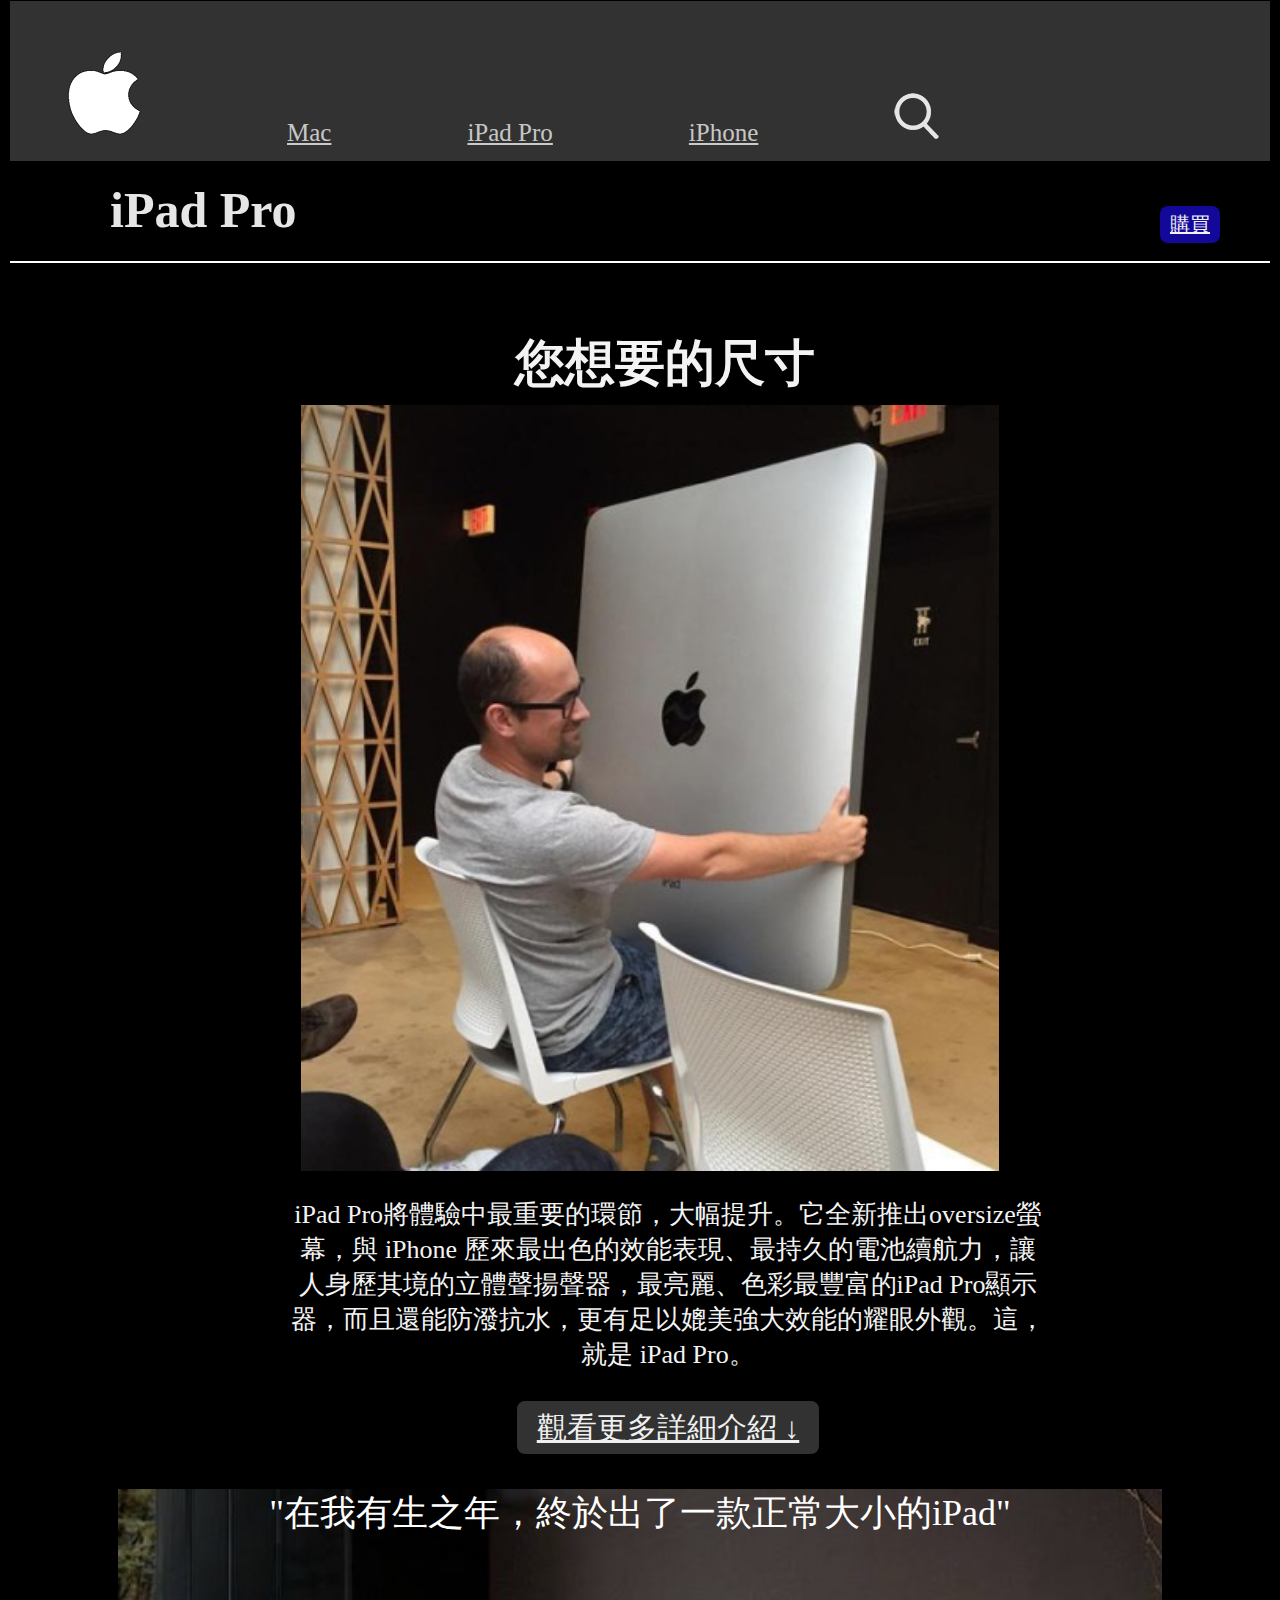
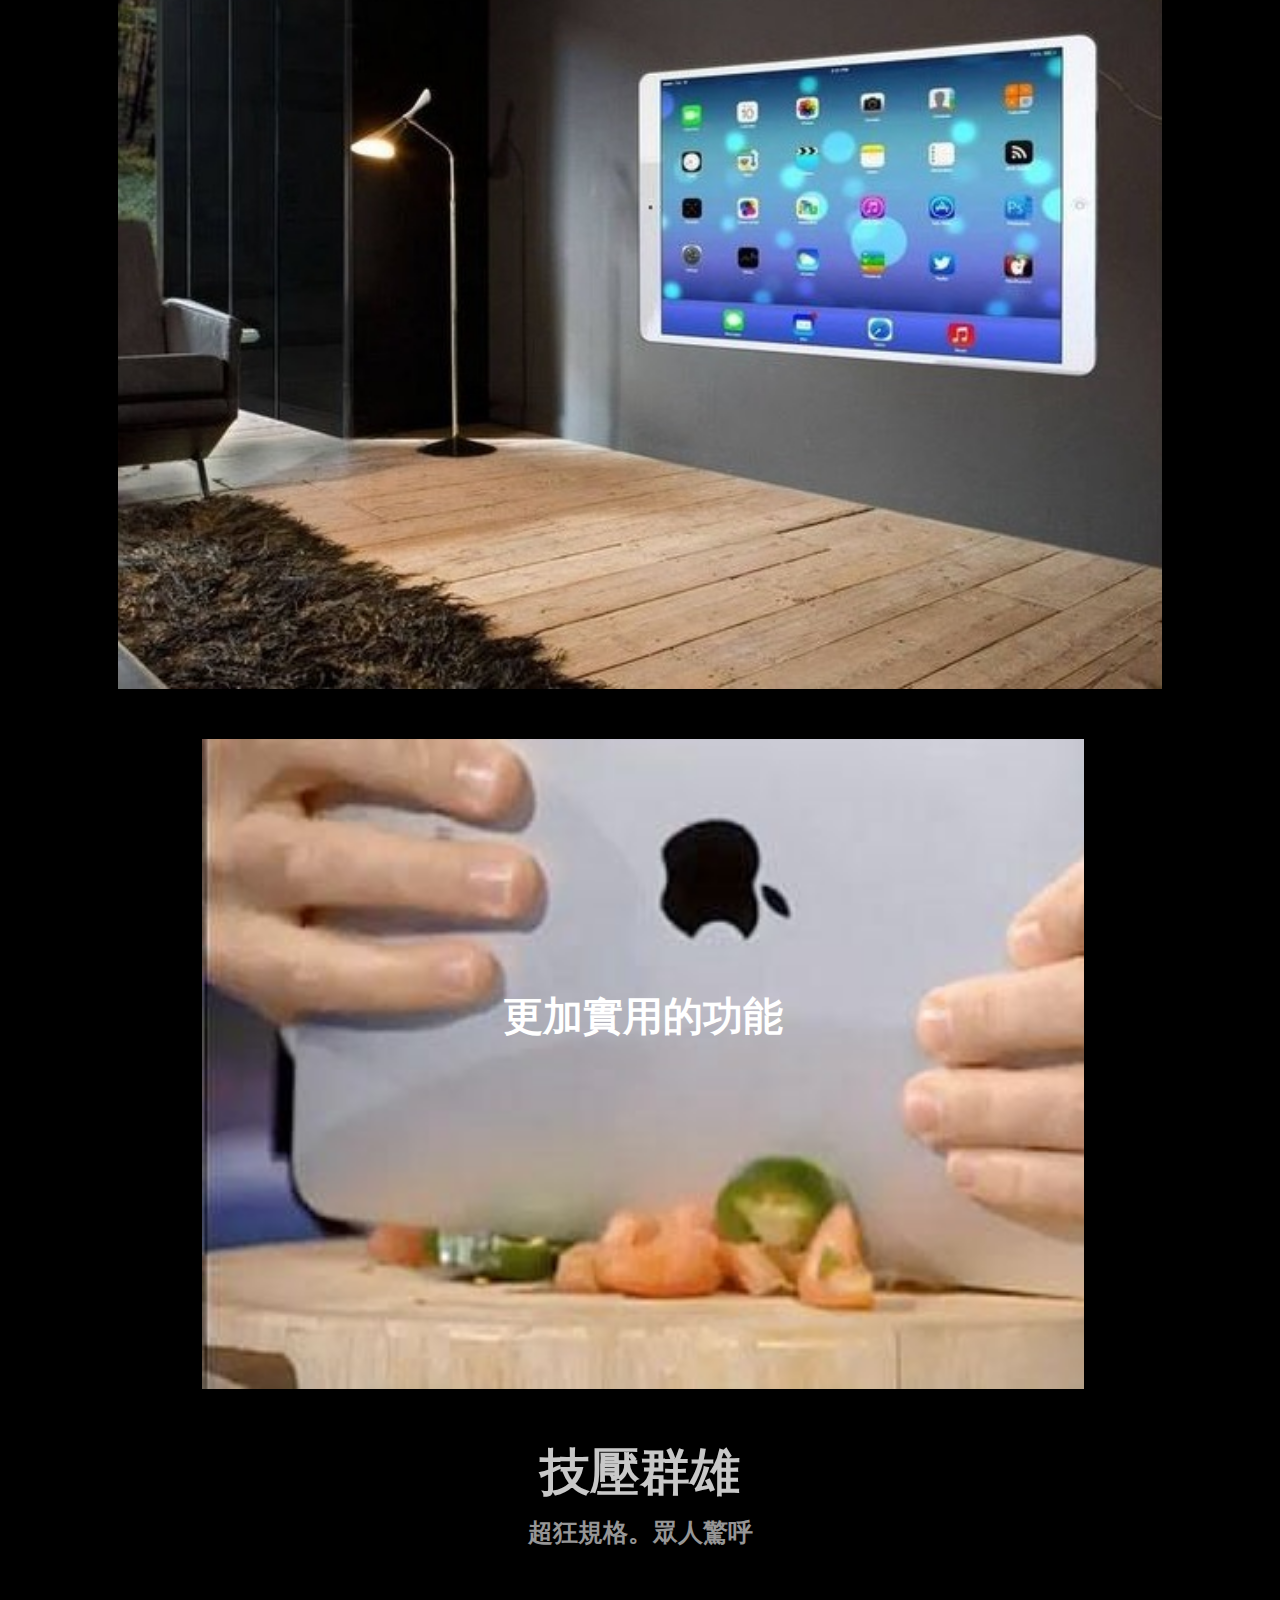
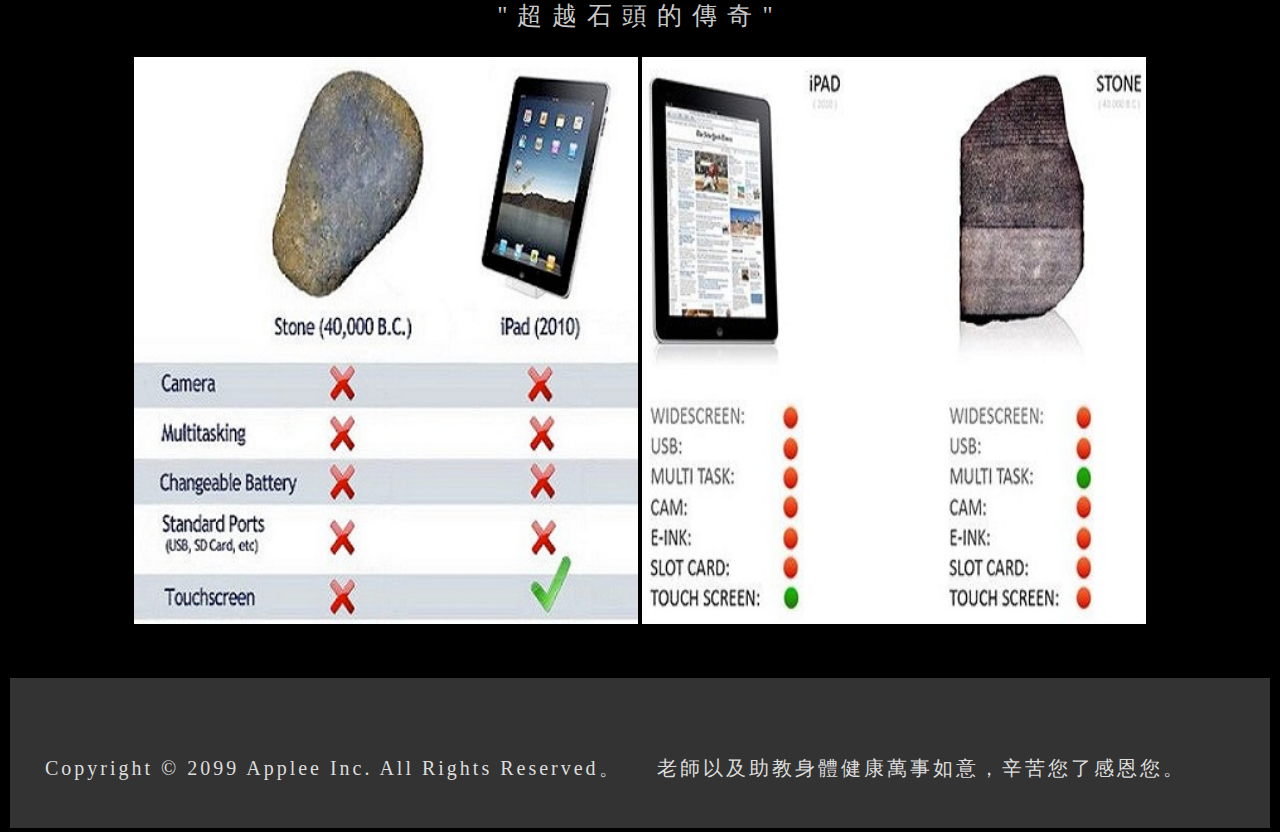
<file: iPad Pro/index.html>
<!DOCTYPE html>
<html>
<head>
  <meta charset="UTF-8">
  <title>APPLE 。 引領時代 。 超越時代</title>
  <link rel="stylesheet" href="style.css">
</head>

<body>
  <header>
    <div class="top">
        <ul>
          <li><a href="https://tjpcjo685.github.io/87/mid-gift/index.html"><img src="img/apple_logo.png" alt="APPLE" /></a></li>
          <li><a href="https://tjpcjo685.github.io/87/Mac/index.html">Mac</a></li>
          <li><a href="https://tjpcjo685.github.io/87/iPad%20Pro/index.html">iPad Pro</a></li>
          <li><a href="https://tjpcjo685.github.io/87/mid-2/index.html">iPhone</a></li>
          <li><a href="https://tjpcjo685.github.io/87/mid-gift/index.html"><img src="img/search.png" alt="search" /></a></li>
        </ul>

  </header>
  <section>

    <div class="space_1">
      <div class="content">
        <h1>iPad Pro</h1>
        <a href="https://tjpcjo685.github.io/87/mid-gift/index.html" class="button">購買</a>
      </div>
    </div>

    <div class="space_2">
      <div class="content" style="text-align:center;">
          <h2>您想要的尺寸</h2>
          <img src="img/ipad_4.jpg"/ width="100%" height="100%" class="one">
      </div>
    </div>

    <div class="space_3">
      <div class="content">
        <div class="content_pro_2" style="text-align:center;">
          <p>iPad Pro將體驗中最重要的環節，大幅提升。它全新推出oversize螢幕，與 iPhone 歷來最出色的效能表現、最持久的電池續航力，讓人身歷其境的立體聲揚聲器，最亮麗、色彩最豐富的iPad Pro顯示器，而且還能防潑抗水，更有足以媲美強大效能的耀眼外觀。這，就是 iPad Pro。</p>
          <a href="#" class="button">觀看更多詳細介紹 ↓</a>
        </div>
      </div>
    </div>

    <div class="space_4">
      <div class="content_pro_2" style="text-align:center;">
        <span style="color:white"><p>"在我有生之年，終於出了一款正常大小的iPad"</p></span>
      </div>
    </div>

    <div class="space_5">
      <div class="content" style="text-align:center;">
        <span style="color:white"><h3>更加實用的功能</h3></span>
      </div>
    </div>

    <div class="space_6">
      <div class="content" style="text-align:center;">
        <h4>技壓群雄</h4>
        <h5>超狂規格。眾人驚呼</h5>
        <p>"超越石頭的傳奇"</p>
        <div class="stone">
          <img src="img/ipad_1.jpg"/ width="40%" height="80%">
          <img src="img/ipad_2.jpg"/ width="40%" height="80%">
        </div>
      </div>
    </div>
  </section>
  <footer>
    <p>Copyright © 2099 Applee Inc. All Rights Reserved。</p>
    <p>老師以及助教身體健康萬事如意，辛苦您了感恩您。</p>
  </footer>
</body>
</html>
</file>
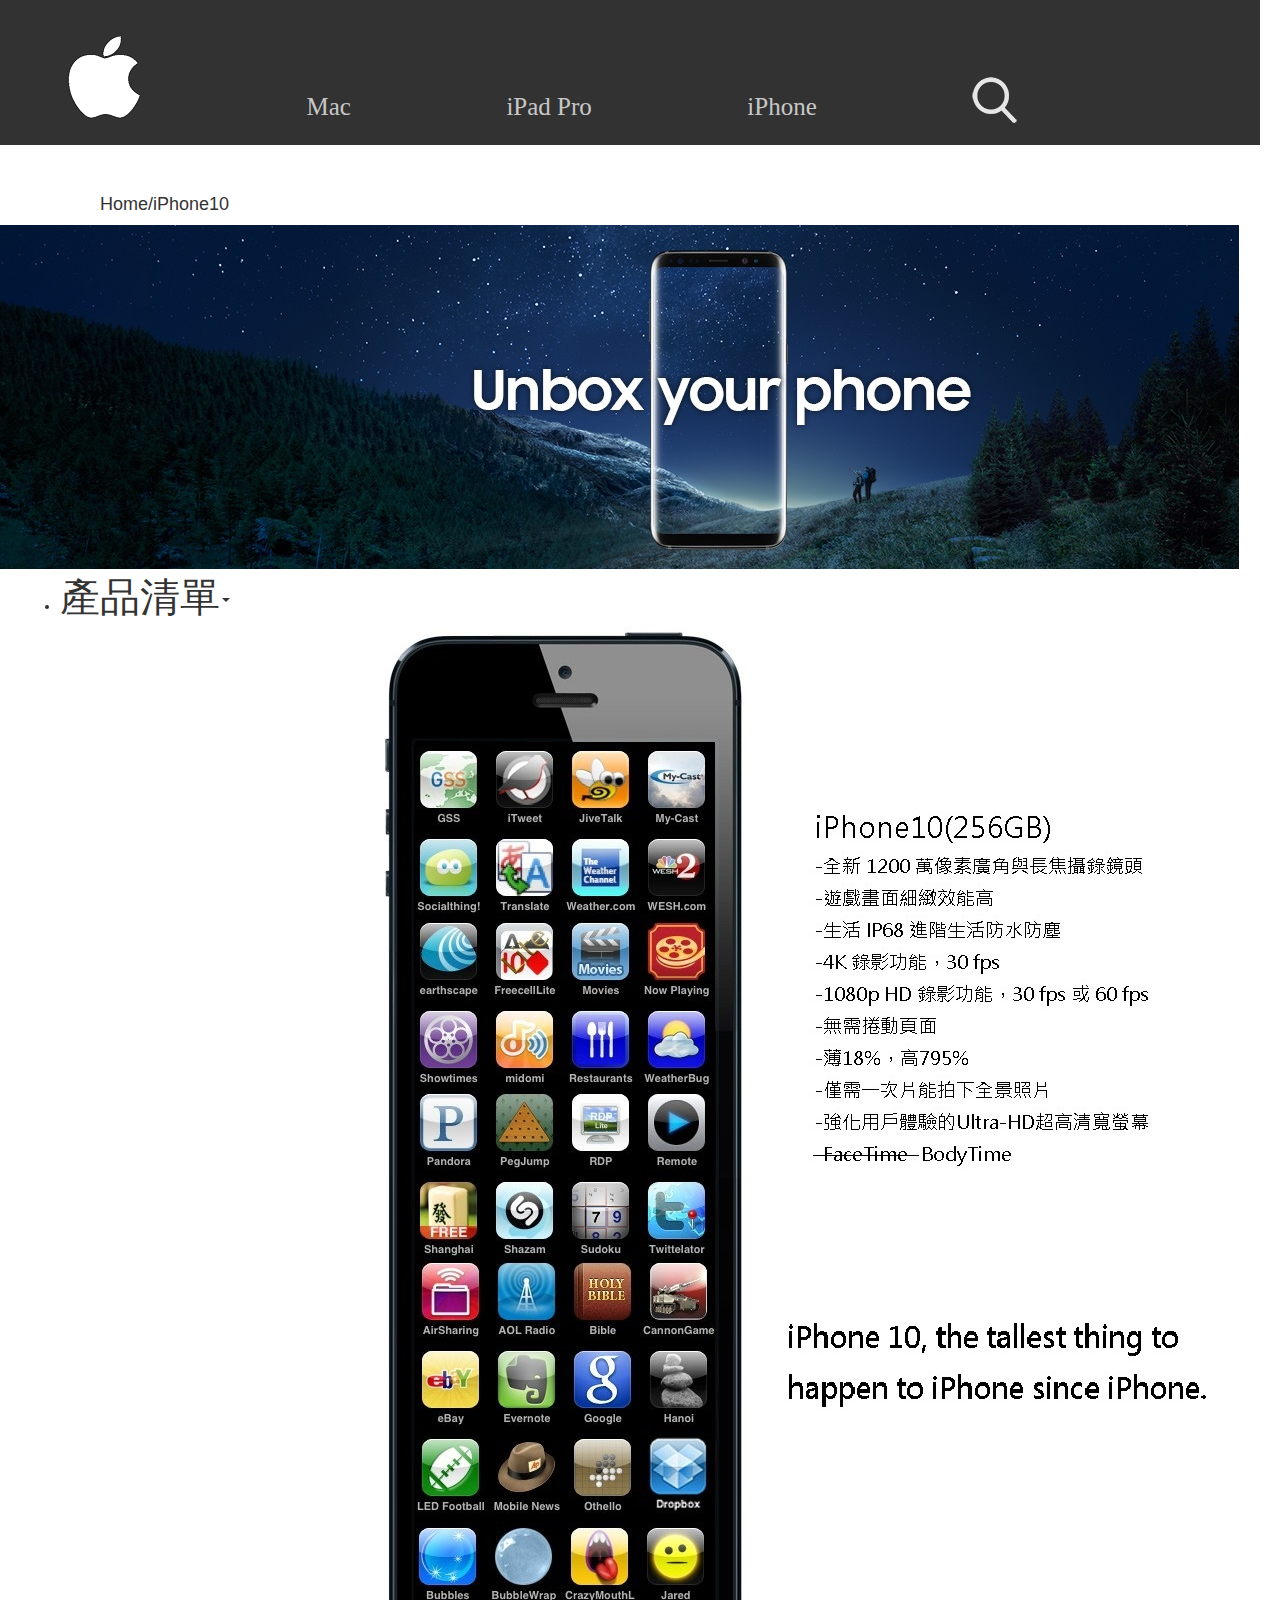
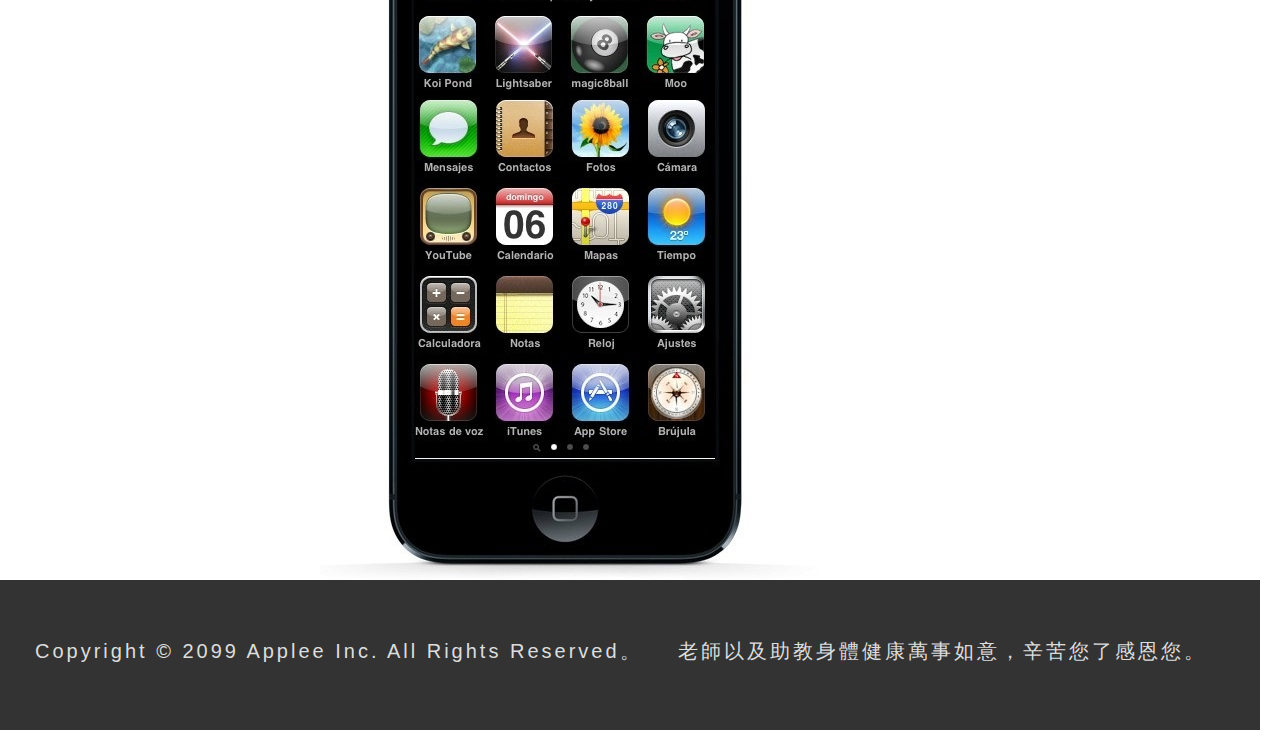
<file: iPhone10_more/index.html>
<!DOCTYPE html>
<html>
<head>
  <meta charset="UTF-8">
  <title>APPLE 。 引領時代 。 超越時代</title>
  <link rel="stylesheet" href="style.css">
  <meta http-equiv="X-UA-Compatible" content="IE=edge,chrome=1">
  <link href="css/bootstrap.min.css" rel="stylesheet">
  <script src="js/bootstrap.min.js"></script>
</head>

<body>
  <header>
    <div class="top">
        <ul>
          <li><a href="https://tjpcjo685.github.io/87/mid-gift/index.html"><img src="img/apple_logo.png" alt="APPLE" /></a></li>
          <li><a href="https://tjpcjo685.github.io/87/Mac/index.html">Mac</a></li>
          <li><a href="https://tjpcjo685.github.io/87/iPad%20Pro/index.html">iPad Pro</a></li>
          <li><a href="https://tjpcjo685.github.io/87/mid-2/index.html">iPhone</a></li>
          <li><a href="https://tjpcjo685.github.io/87/mid-gift/index.html"><img src="img/search.png" alt="search" /></a></li>
        </ul>

  </header>
  <article>
    <div class="ppp"><h4>Home/iPhone10</h4></div>
    <div class="space_4">
      <img src="img/bg-ss.png">
      <div class="content"></div>
    </div>
    <div class="space_2_2">
      <div class="container">
        <li class="dropdown"><h7 class="dropdown-toggle" data-toggle="dropdown">產品清單<span class="caret"></span></h7>
          <ul class="dropdown-menu">
            <li><a href="https://tjpcjo685.github.io/87/Mac/index.html">Mac</a></li>
            <li><a href="https://tjpcjo685.github.io/87/iPad%20Pro/index.html">iPad Pro</a></li>
            <li><a href="https://tjpcjo685.github.io/87/mid-2/index.html">iPhone</a></li>
          </ul>
        </li>
      </div>
      <img src="img/iphone-10.jpg" alt="search">
    </div>
  </article>
  <footer>
    <p>Copyright © 2099 Applee Inc. All Rights Reserved。</p>
    <p>老師以及助教身體健康萬事如意，辛苦您了感恩您。</p>
  </footer>
</body>
</html>
</file>
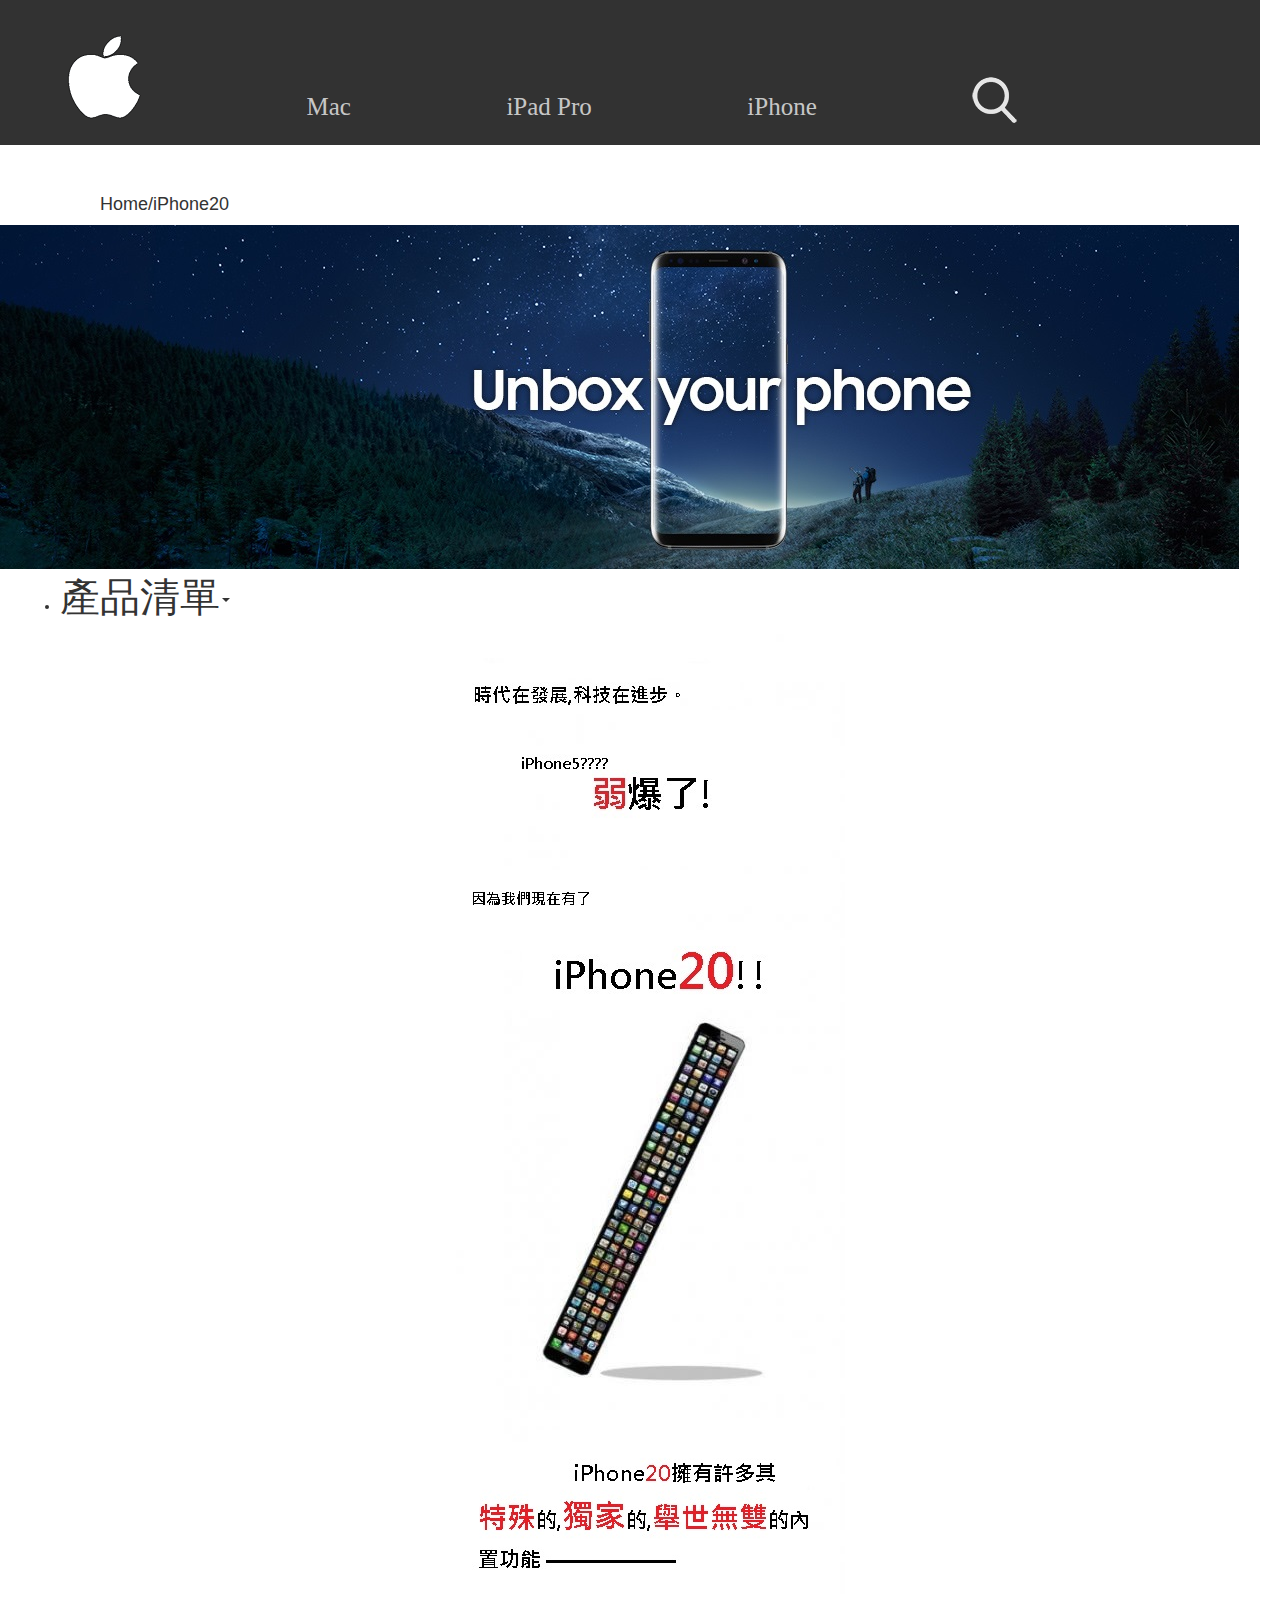
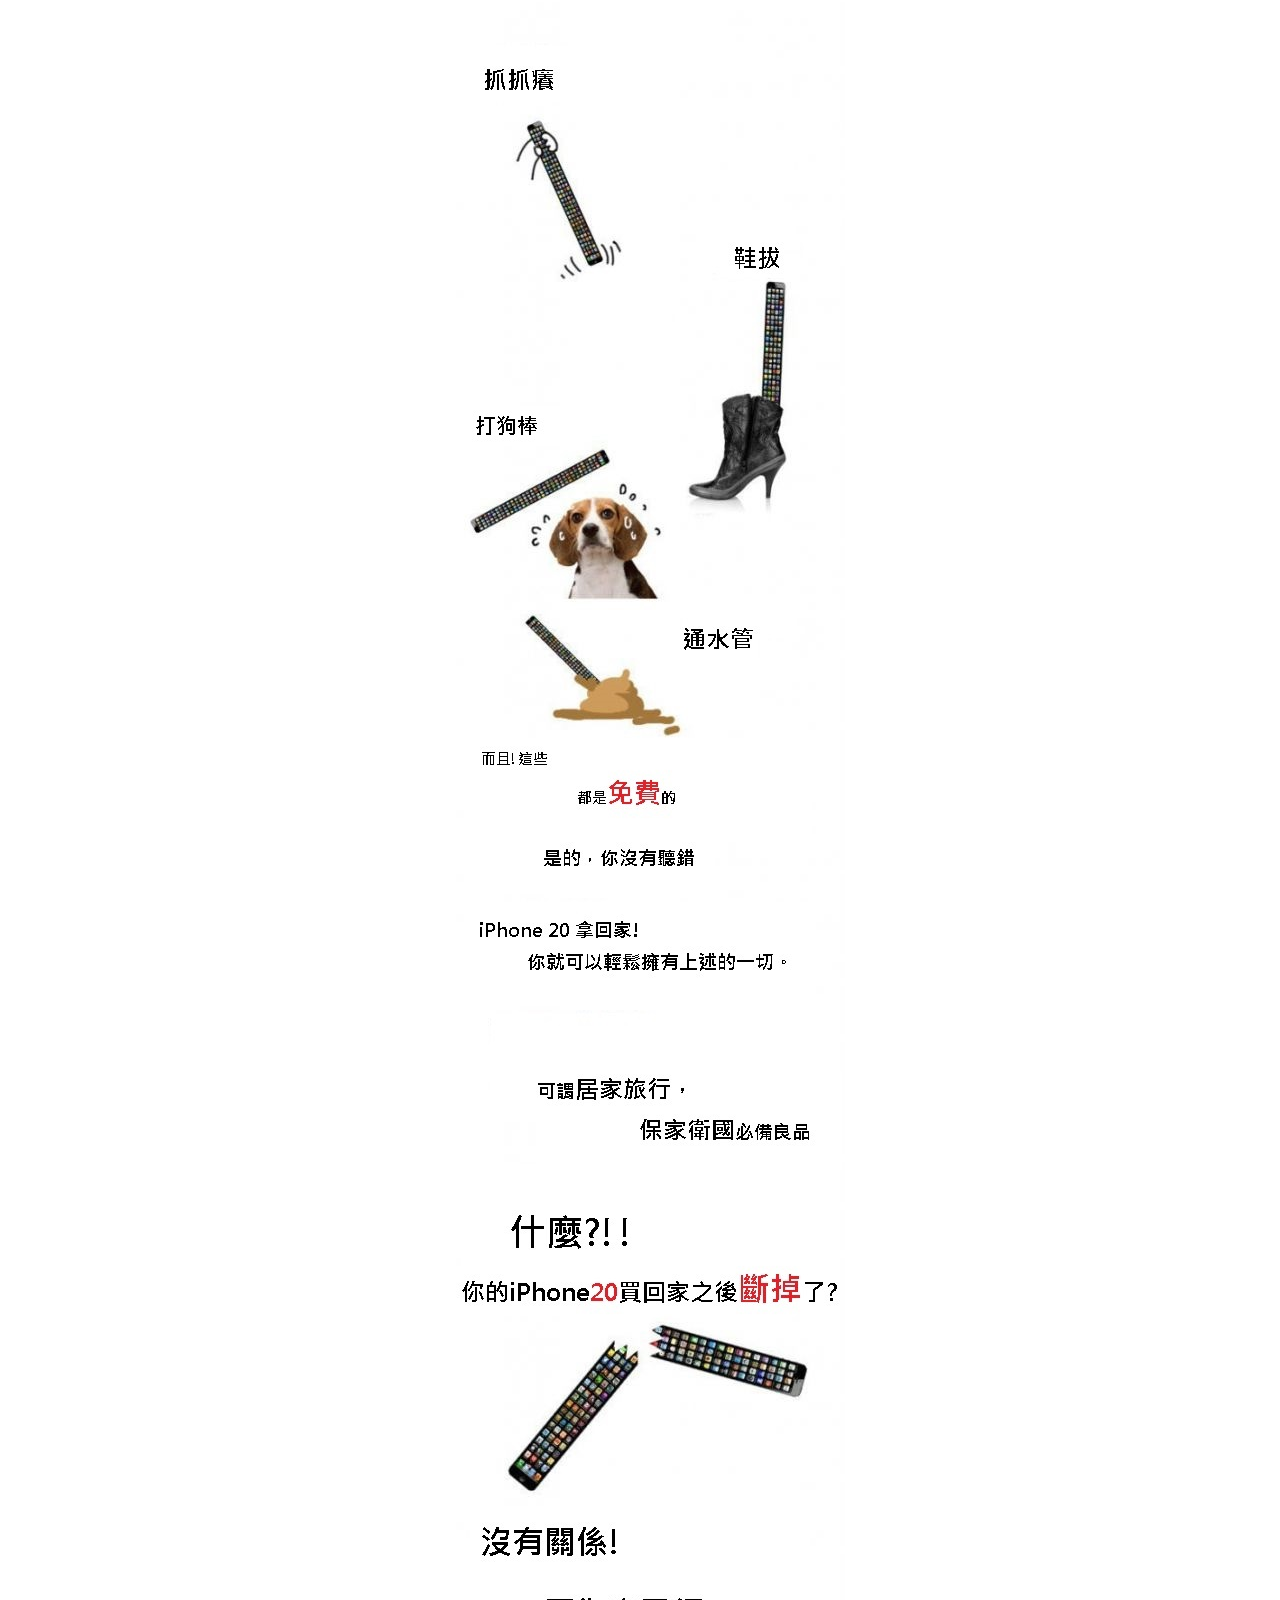
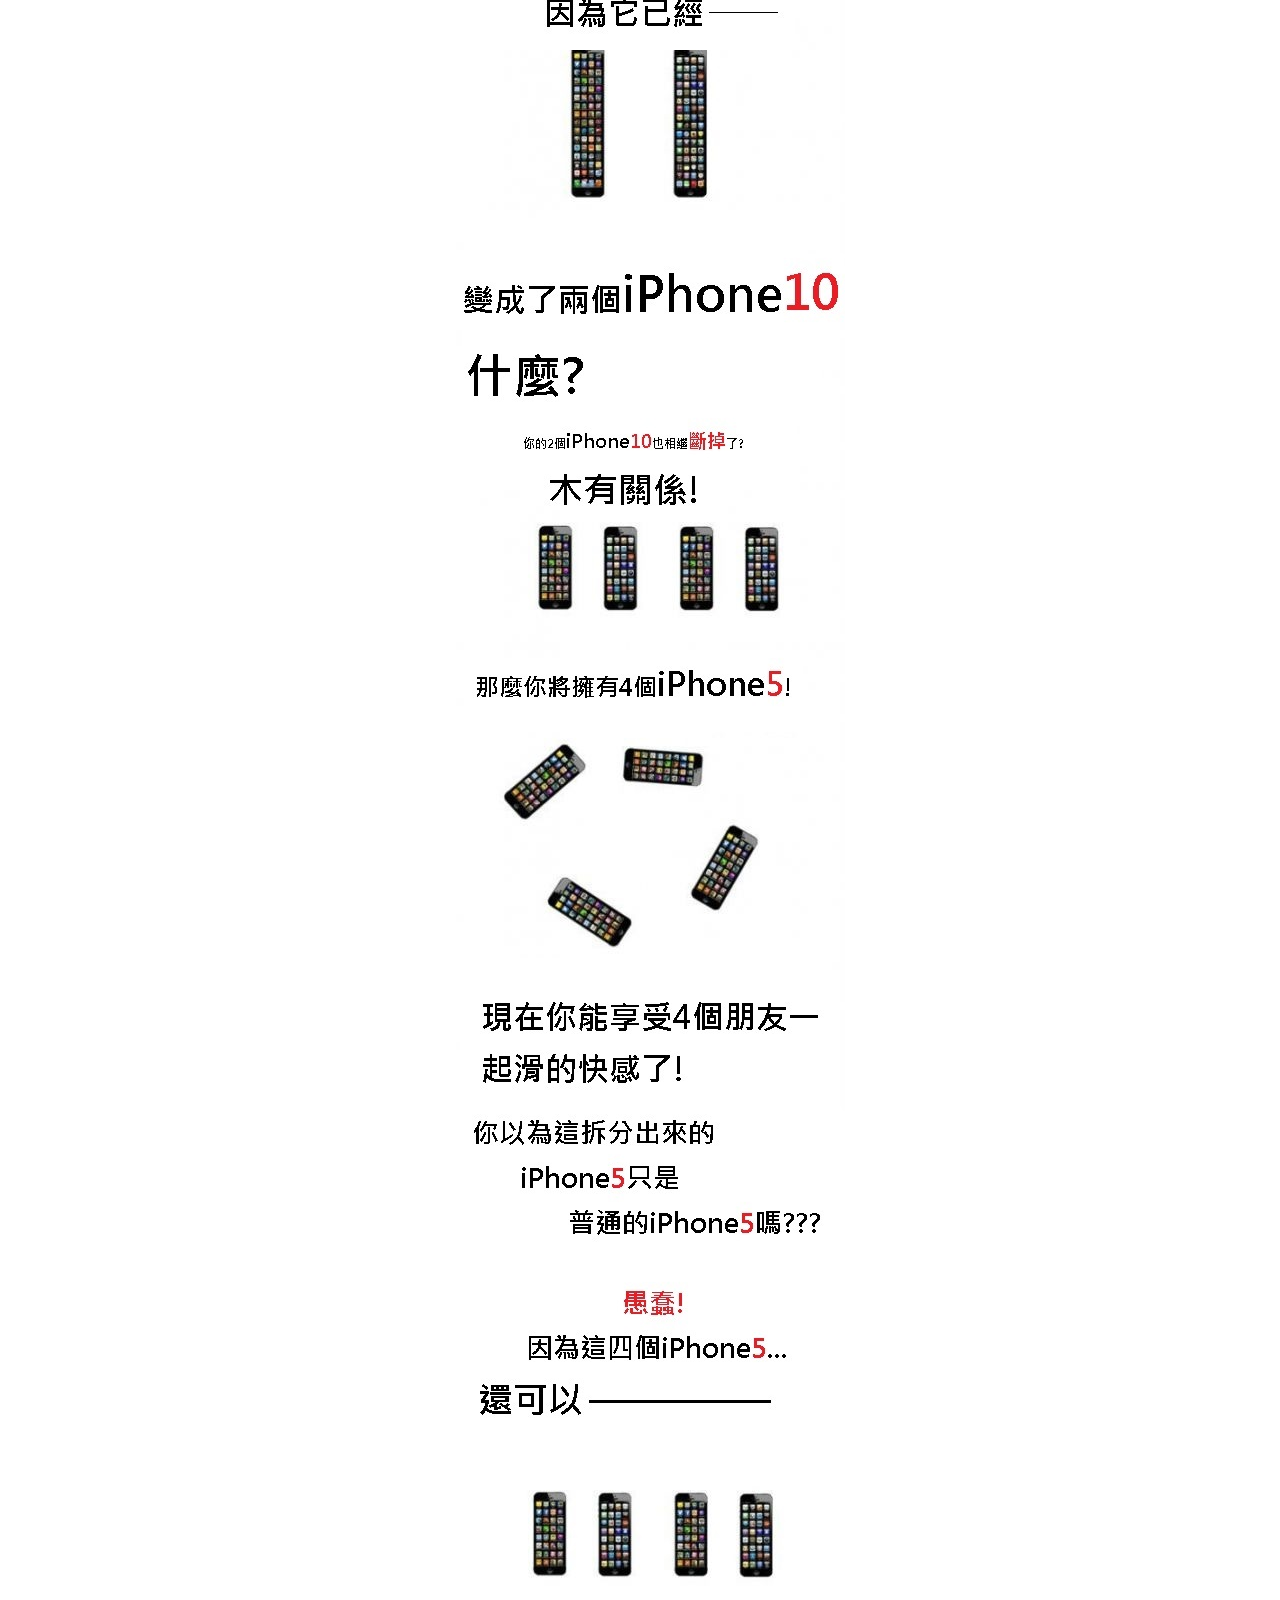
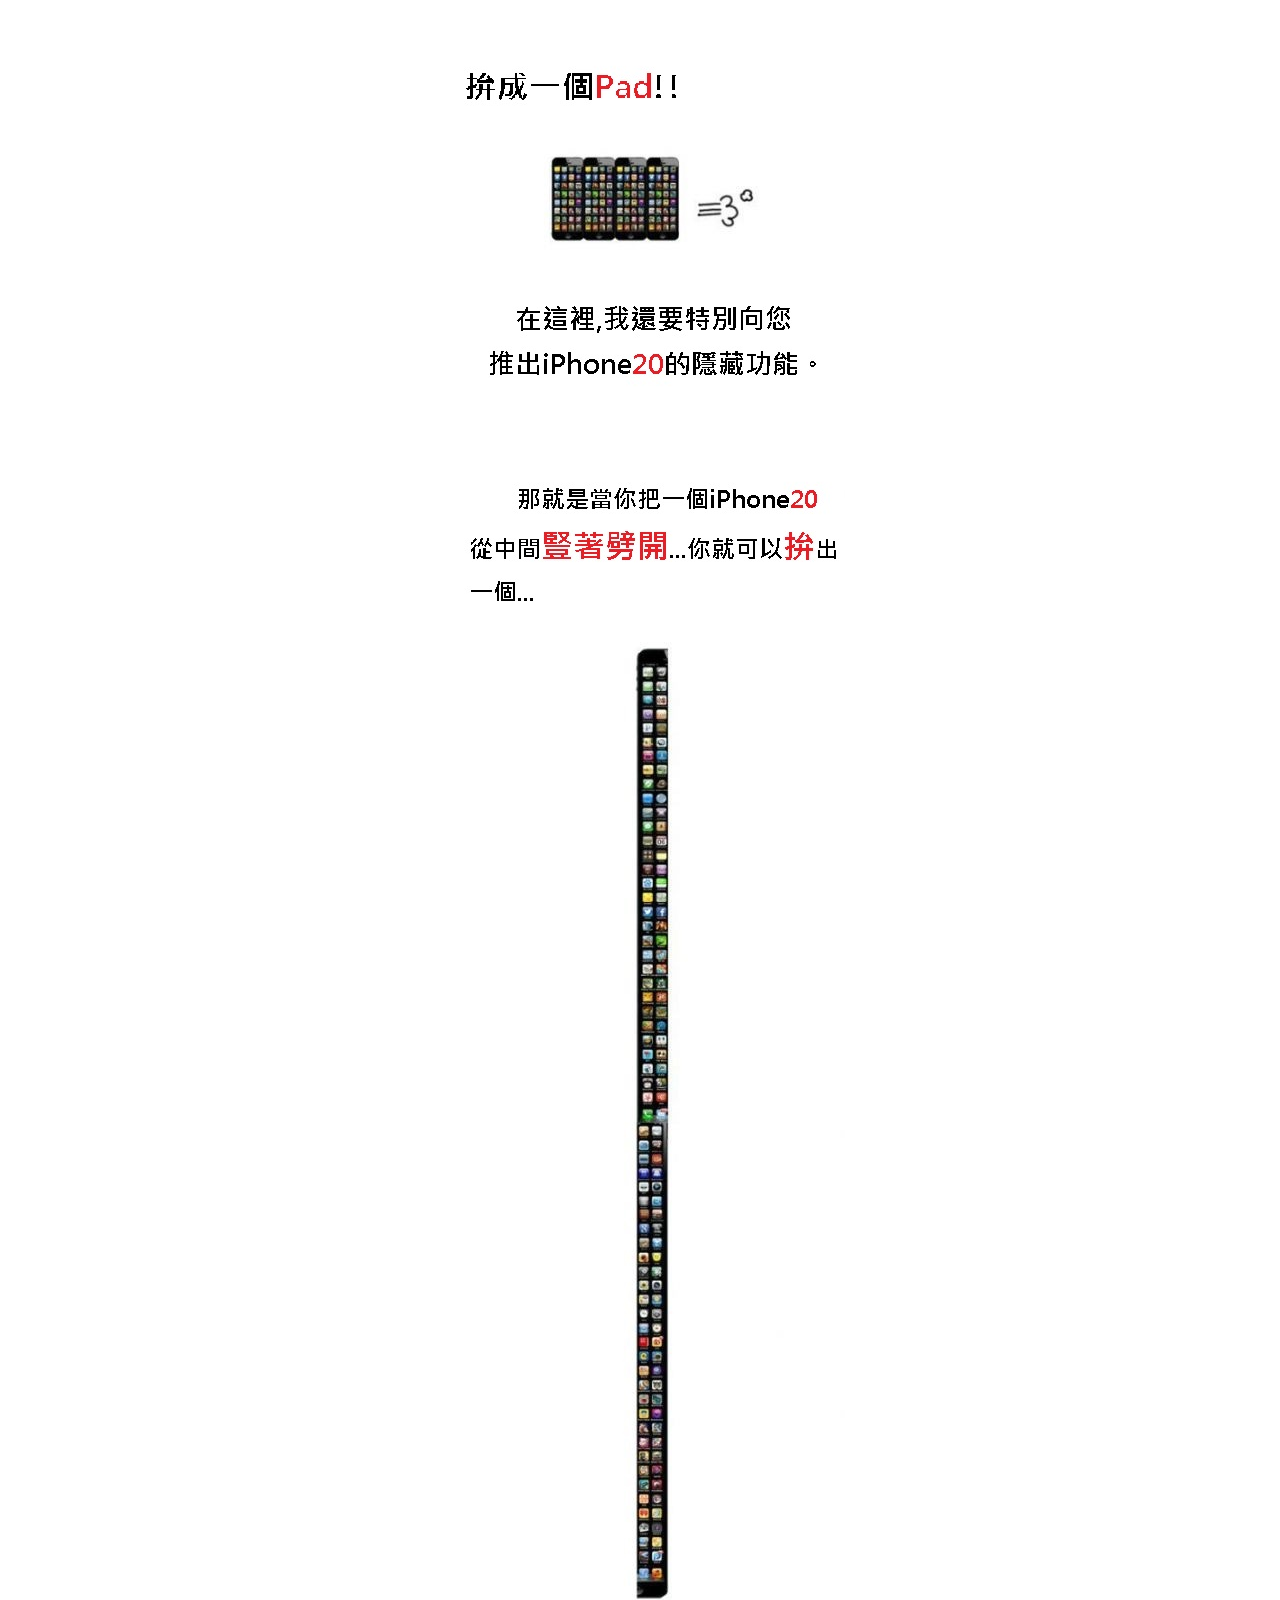
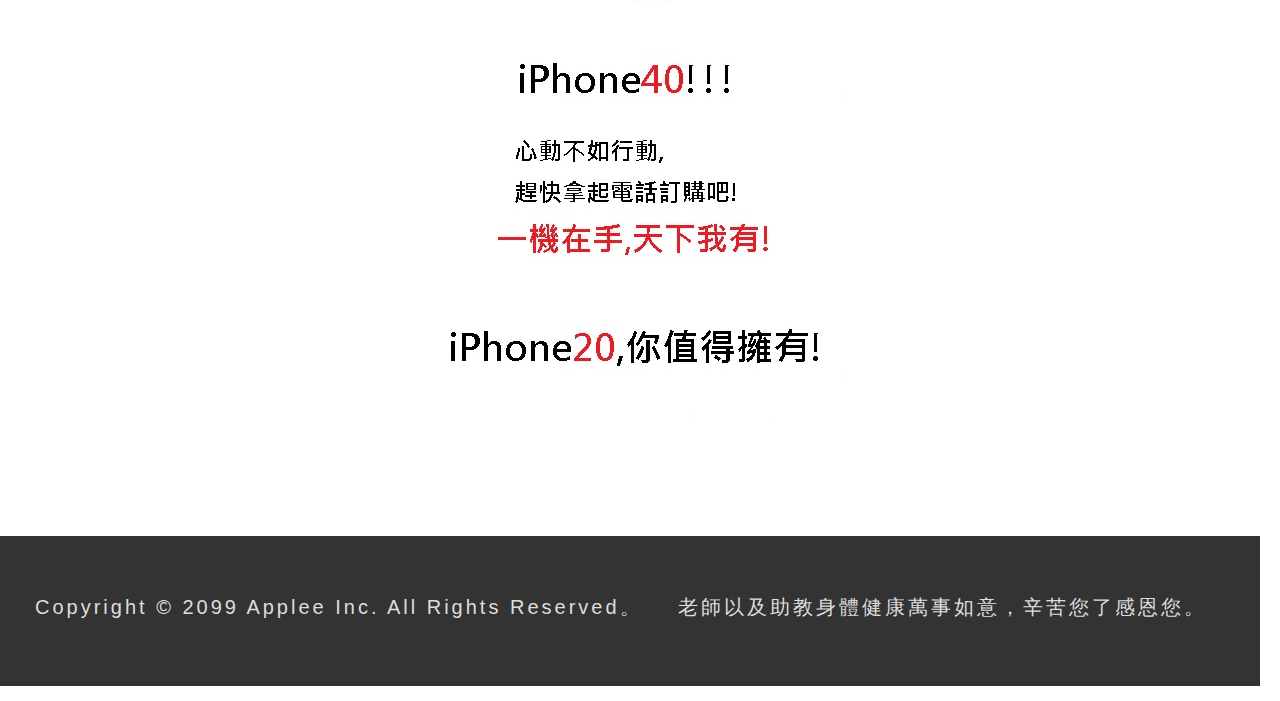
<file: iPhone20_more/index.html>
<!DOCTYPE html>
<html>
<head>
  <meta charset="UTF-8">
  <title>APPLE 。 引領時代 。 超越時代</title>
  <link rel="stylesheet" href="style.css">
  <meta http-equiv="X-UA-Compatible" content="IE=edge,chrome=1">
  <link href="css/bootstrap.min.css" rel="stylesheet">
  <script src="js/bootstrap.min.js"></script>
</head>

<body>
  <header>
    <div class="top">
        <ul>
          <li><a href="https://tjpcjo685.github.io/87/mid-gift/index.html"><img src="img/apple_logo.png" alt="APPLE" /></a></li>
          <li><a href="https://tjpcjo685.github.io/87/Mac/index.html">Mac</a></li>
          <li><a href="https://tjpcjo685.github.io/87/iPad%20Pro/index.html">iPad Pro</a></li>
          <li><a href="https://tjpcjo685.github.io/87/mid-2/index.html">iPhone</a></li>
          <li><a href="https://tjpcjo685.github.io/87/mid-gift/index.html"><img src="img/search.png" alt="search" /></a></li>
        </ul>

  </header>
  <article>
    <div class="ppp"><h4>Home/iPhone20</h4></div>
    <div class="space_4">
      <img src="img/bg-ss.png">
      <div class="content"></div>
    </div>
    <div class="space_2_2">
      <div class="container">
        <li class="dropdown"><h7 class="dropdown-toggle" data-toggle="dropdown" href="#">產品清單<span class="caret"></span></h7>
          <ul class="dropdown-menu">
            <li><a href="https://tjpcjo685.github.io/87/Mac/index.html">Mac</a></li>
            <li><a href="https://tjpcjo685.github.io/87/iPad%20Pro/index.html">iPad Pro</a></li>
            <li><a href="https://tjpcjo685.github.io/87/mid-2/index.html">iPhone</a></li>
          </ul>
        </li>
      </div>
      <img src="img/iPhone-20.jpg" alt="search">
    </div>
  </article>
  <footer>
    <p>Copyright © 2099 Applee Inc. All Rights Reserved。</p>
    <p>老師以及助教身體健康萬事如意，辛苦您了感恩您。</p>
  </footer>
</body>
</html>
</file>
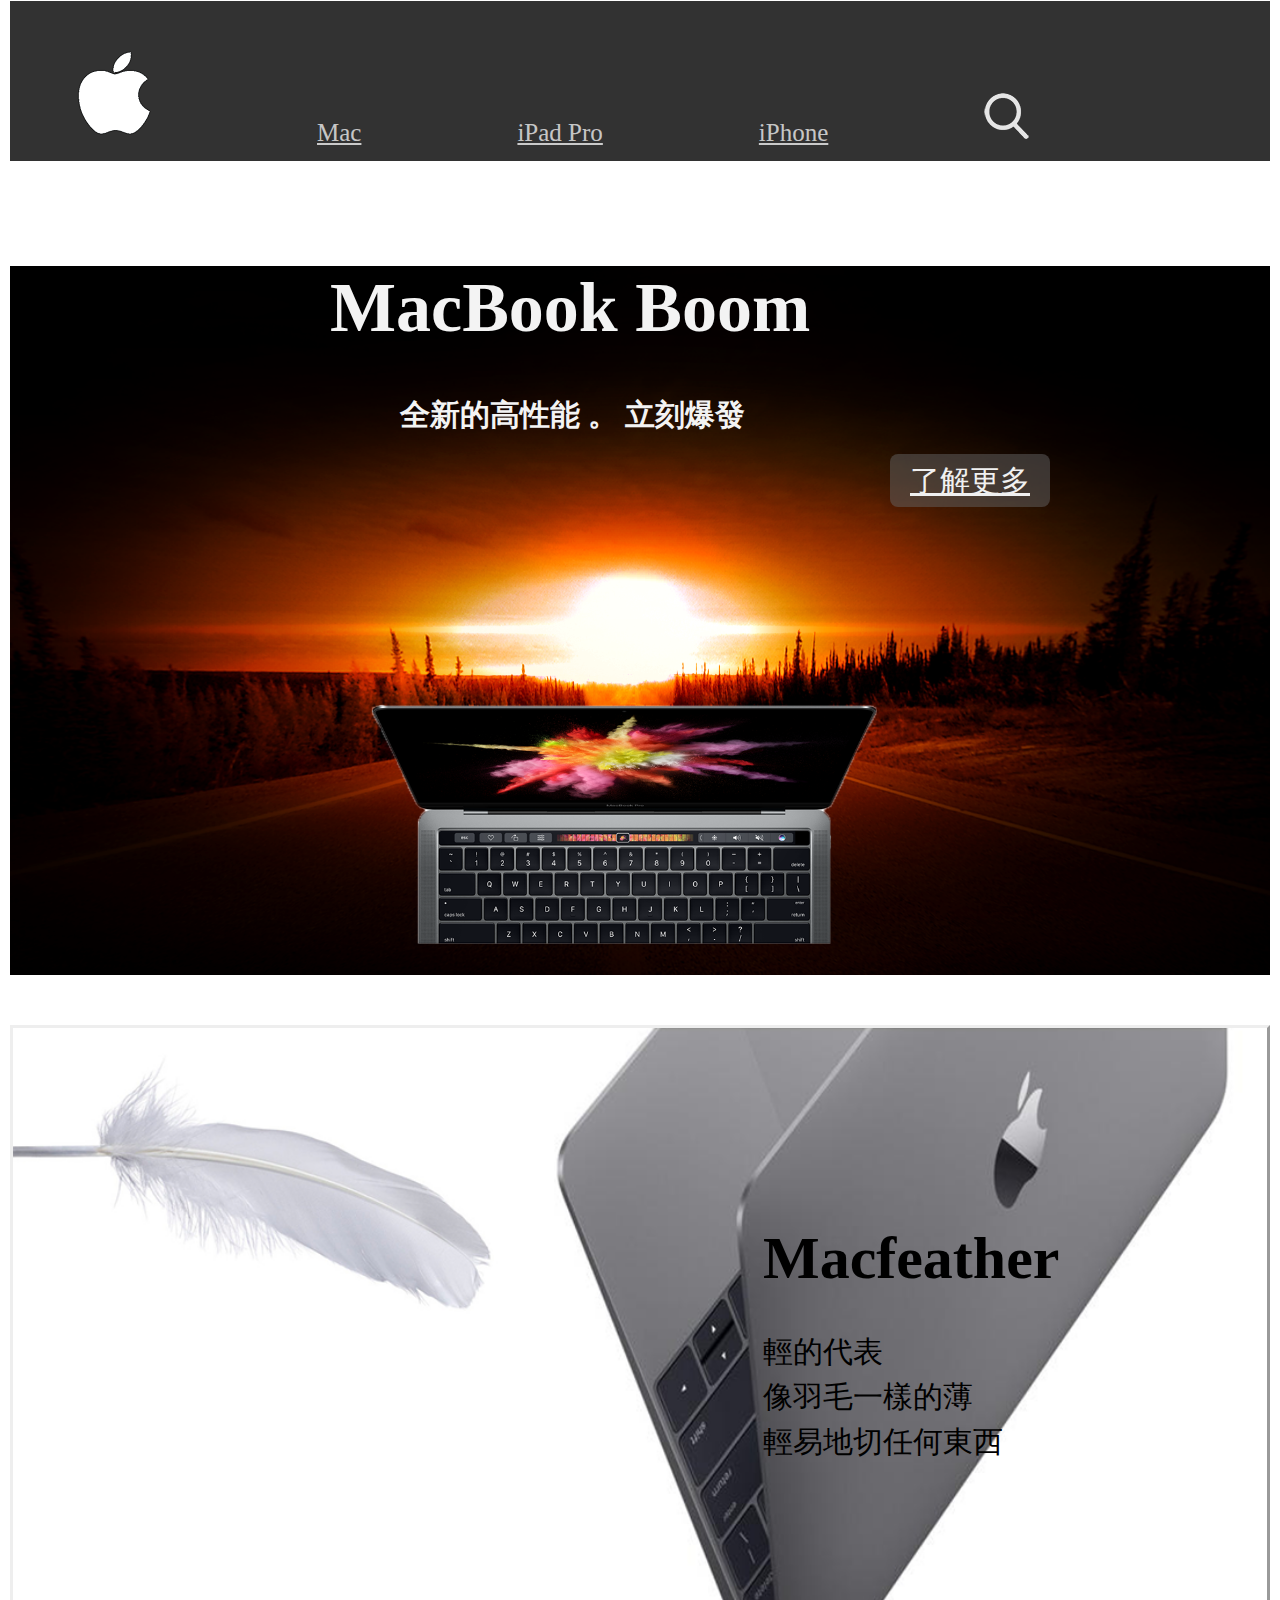
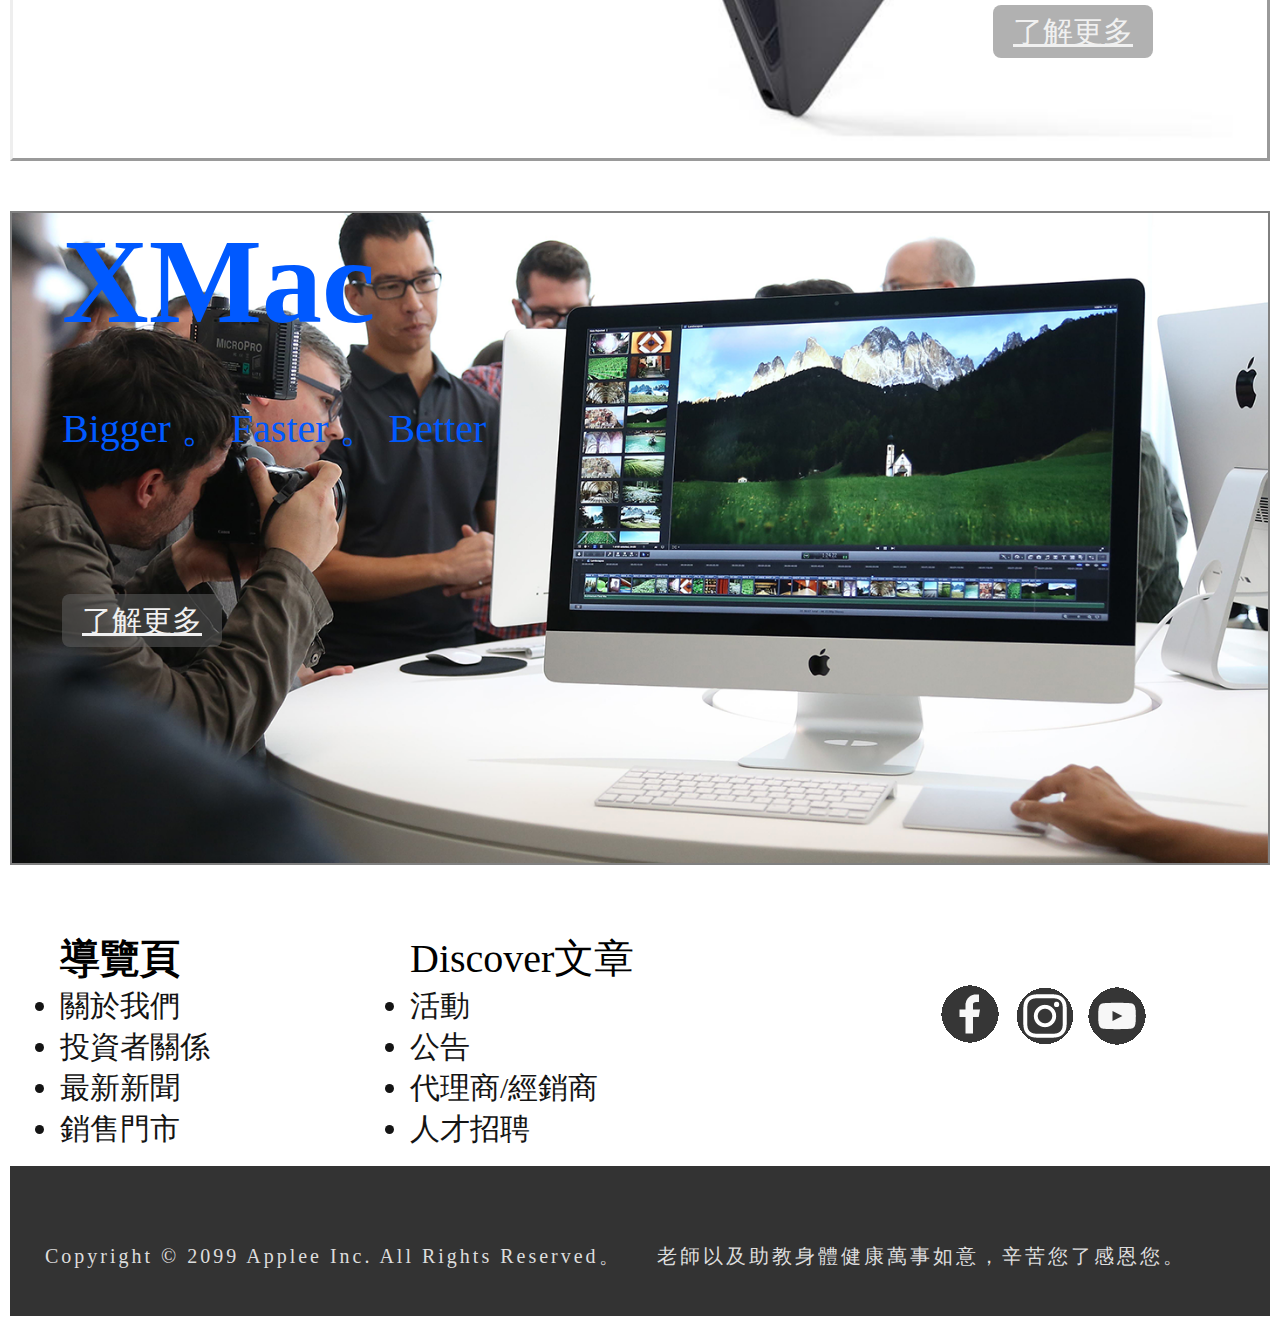
<file: Mac/index.html>
<!DOCTYPE html>
<html>
<head>
  <meta charset="UTF-8">
  <title>Mac。 引領時代 。 超越時代</title>
  <link rel="stylesheet" href="style.css">
</head>

<body>
  <header>
    <div class="top">
        <ul>
          <li><a href="https://tjpcjo685.github.io/87/mid-gift/index.html"><img src="img/apple_logo.png" alt="APPLE" /></a></li>
          <li><a href="https://tjpcjo685.github.io/87/Mac/index.html">Mac</a></li>
          <li><a href="https://tjpcjo685.github.io/87/iPad%20Pro/index.html">iPad Pro</a></li>
          <li><a href="https://tjpcjo685.github.io/87/mid-2/index.html">iPhone</a></li>
          <li><a href="https://tjpcjo685.github.io/87/mid-gift/index.html"><img src="img/search.png" alt="search" /></a></li>
        </ul>

  </header>
  <section>

    <div class="space_1">
      <div class="content">
        <h1>MacBook Boom</h1>
        <h2>全新的高性能 。 立刻爆發</h2>
        <a href="Macbook-boom.html" class="button">了解更多</a>
      </div>
    </div>

    <div class="space_2">
      <div class="content">
          <h4>Macfeather</h4>
          <p>輕的代表</p>
          <p>像羽毛一樣的薄</p>
          <p>輕易地切任何東西</p>
          <a href="https://tjpcjo685.github.io/87/Macbook_boom/index.html" class="button">了解更多</a>
      </div>
    </div>

    <div class="space_3">
      <div class="content">
        <h5>XMac</h5>
        <div class="content_pro_2">
          <p>Bigger 。 Faster 。 Better</p>
          <a href="https://tjpcjo685.github.io/87/Macfeather/index.html" class="button">了解更多</a>
        </div>
      </div>
    </div>

    <div class="space_5">
      <div class="content">
        <div class="ul_1">
          <ul>
            <h6>導覽頁</h6>
            <li>關於我們</li>
            <li>投資者關係</li>
            <li>最新新聞</li>
            <li>銷售門市</li>
          </ul>
        </div>
        <div class="ul_2">
          <ul>
            <h7>Discover文章</h7>
            <li>活動</li>
            <li>公告</li>
            <li>代理商/經銷商</li>
            <li>人才招聘</li>
          </ul>
        </div>
        <div class="ul_3">
          <ul>
            <li><a href="https://www.facebook.com"><img src="img/f.png" alt="Facebook" /></a></li>
            <li><a href="https://www.instagram.com"><img src="img/in.png" alt="Insagram" /></a></li>
            <li><a href="https://www.youtube.com"><img src="img/yo.png" alt="Youtube" /></a></li>
          </ul>
        </div>
      </div>
    </div>
  </section>
  <footer>
    <p>Copyright © 2099 Applee Inc. All Rights Reserved。</p>
    <p>老師以及助教身體健康萬事如意，辛苦您了感恩您。</p>
  </footer>
</body>
</html>
</file>
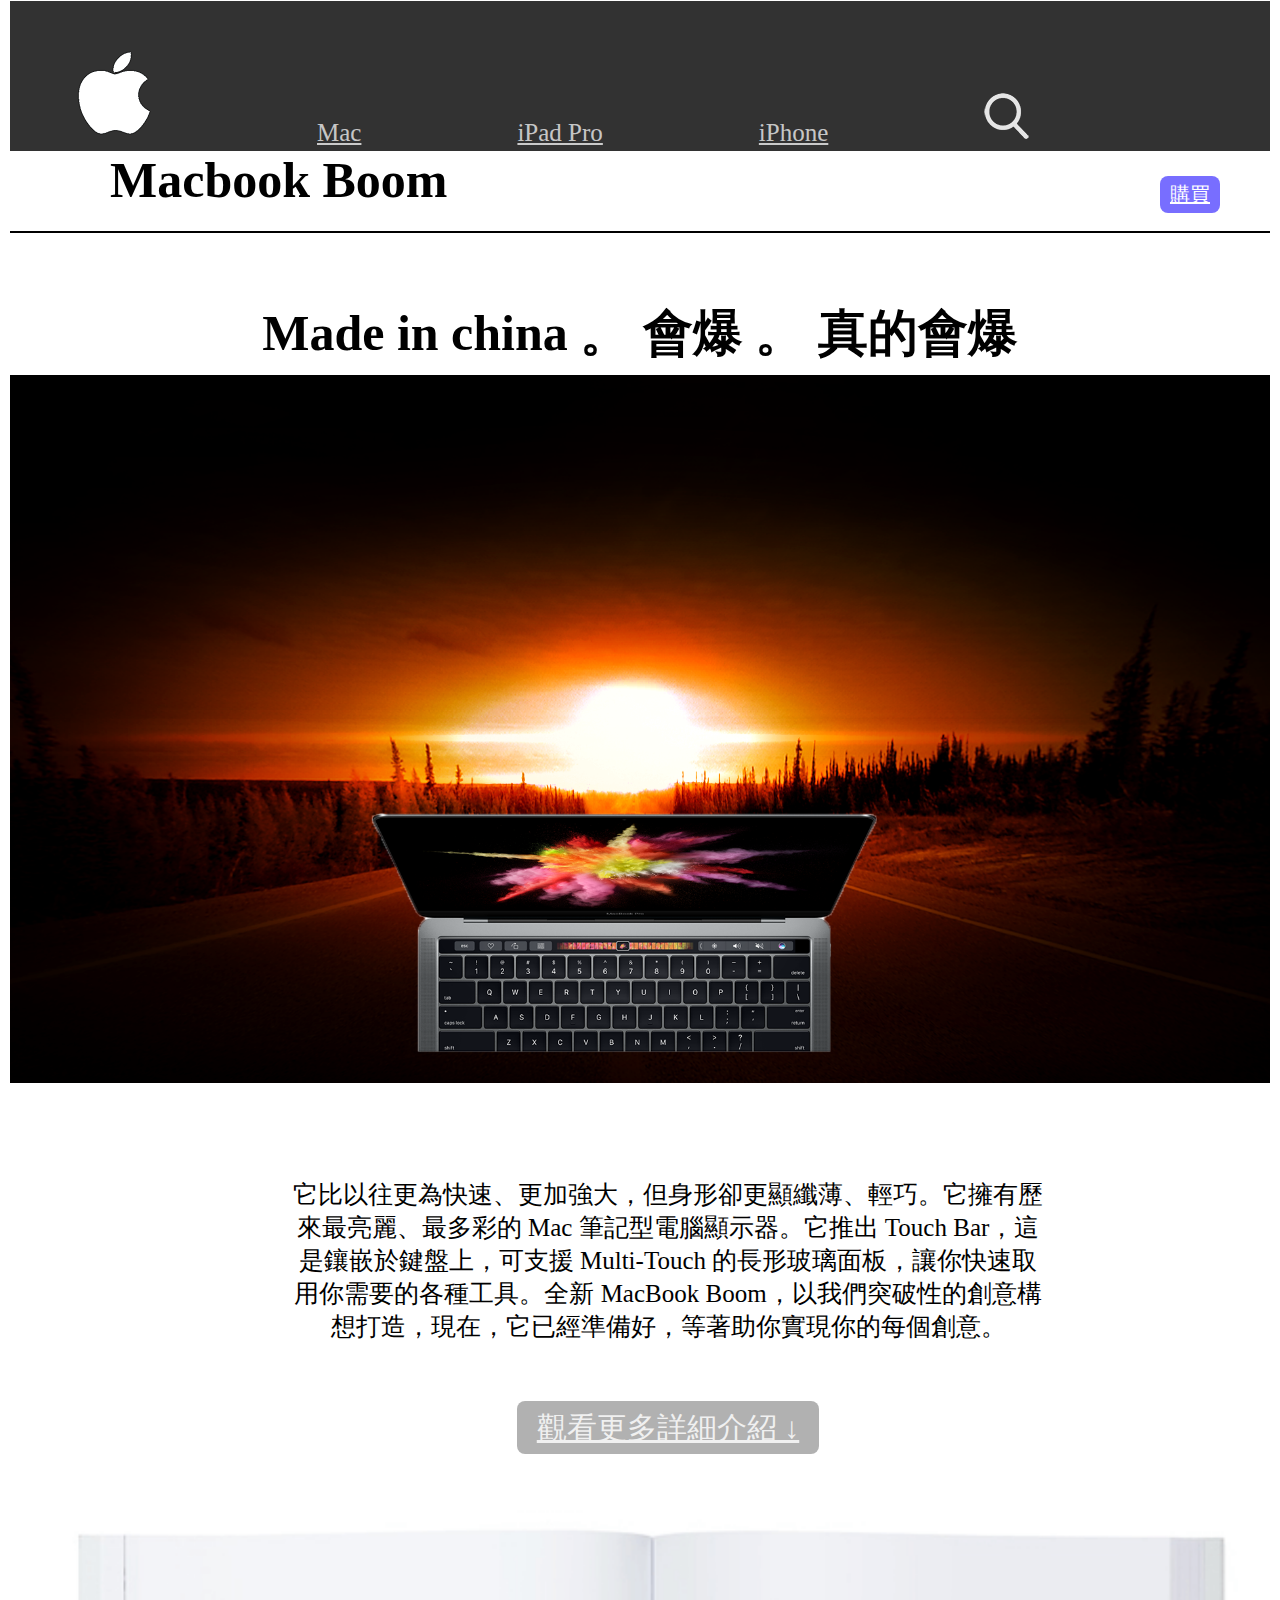
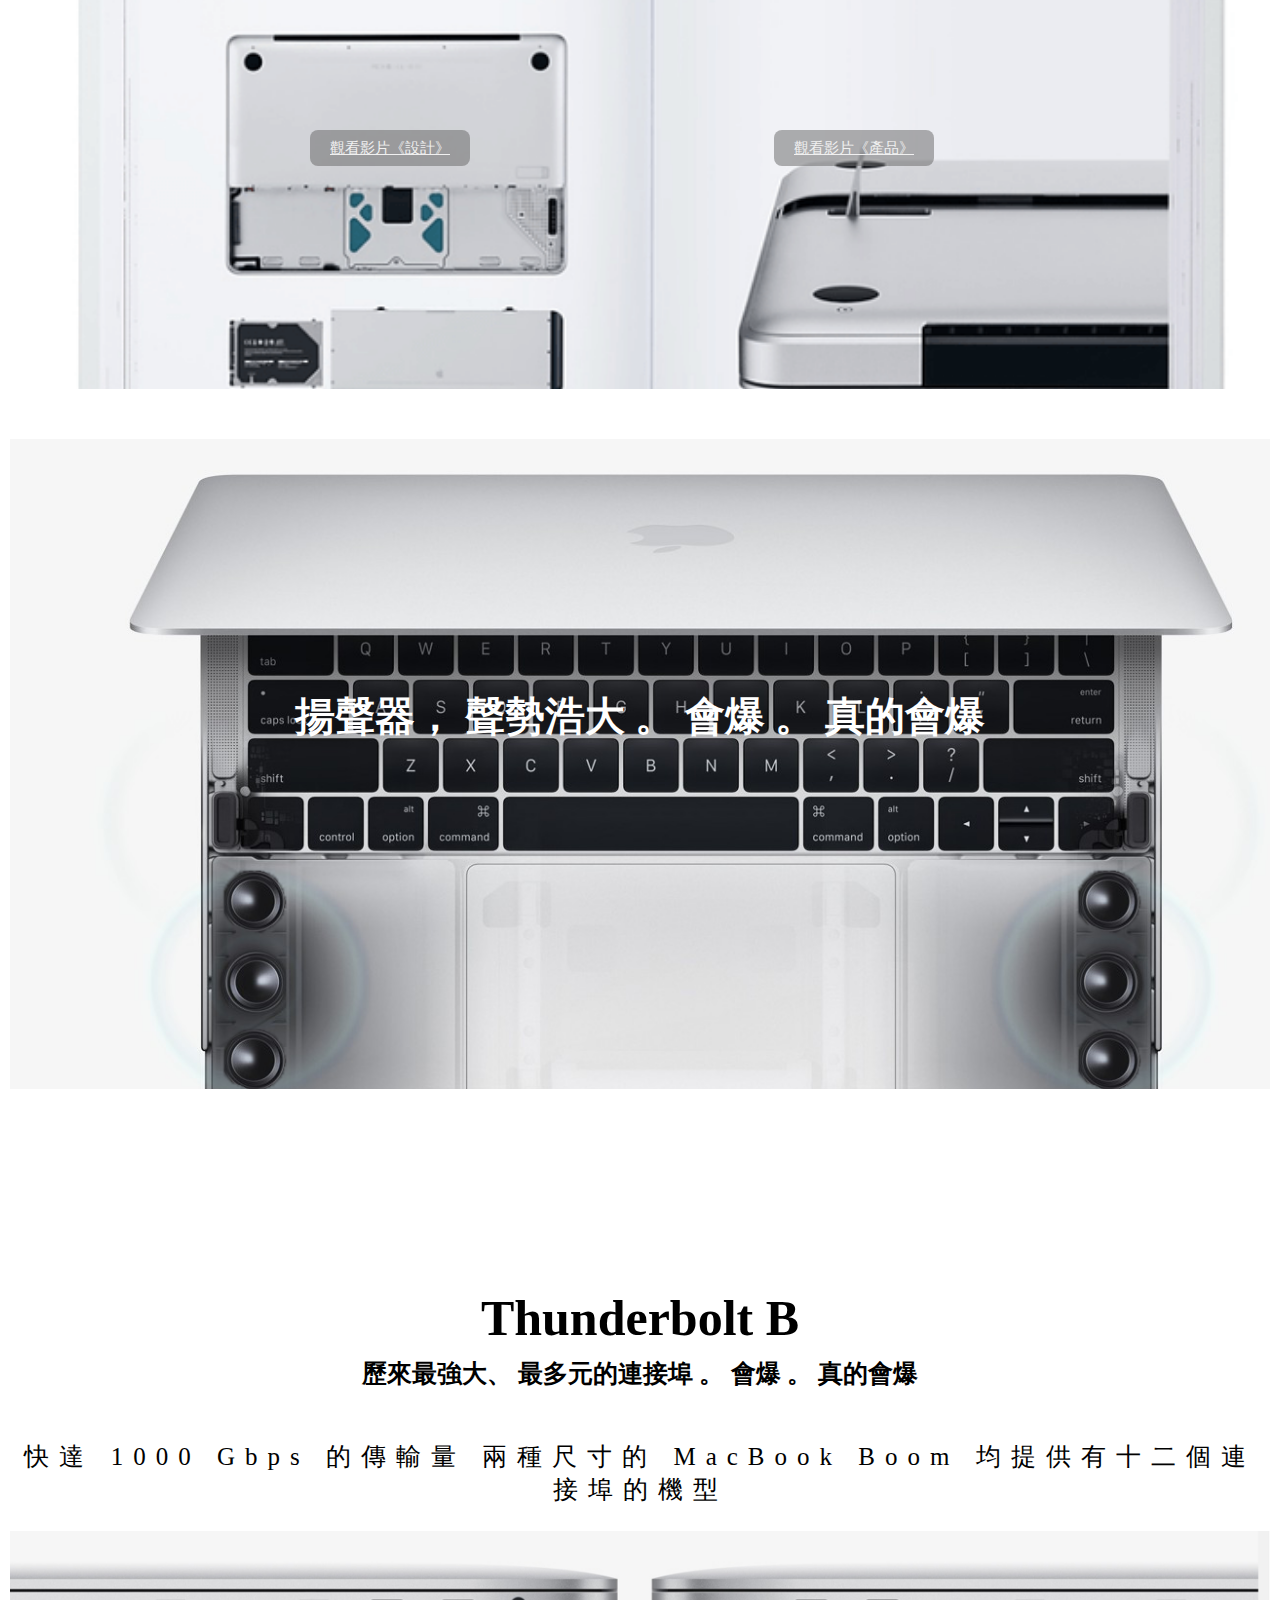
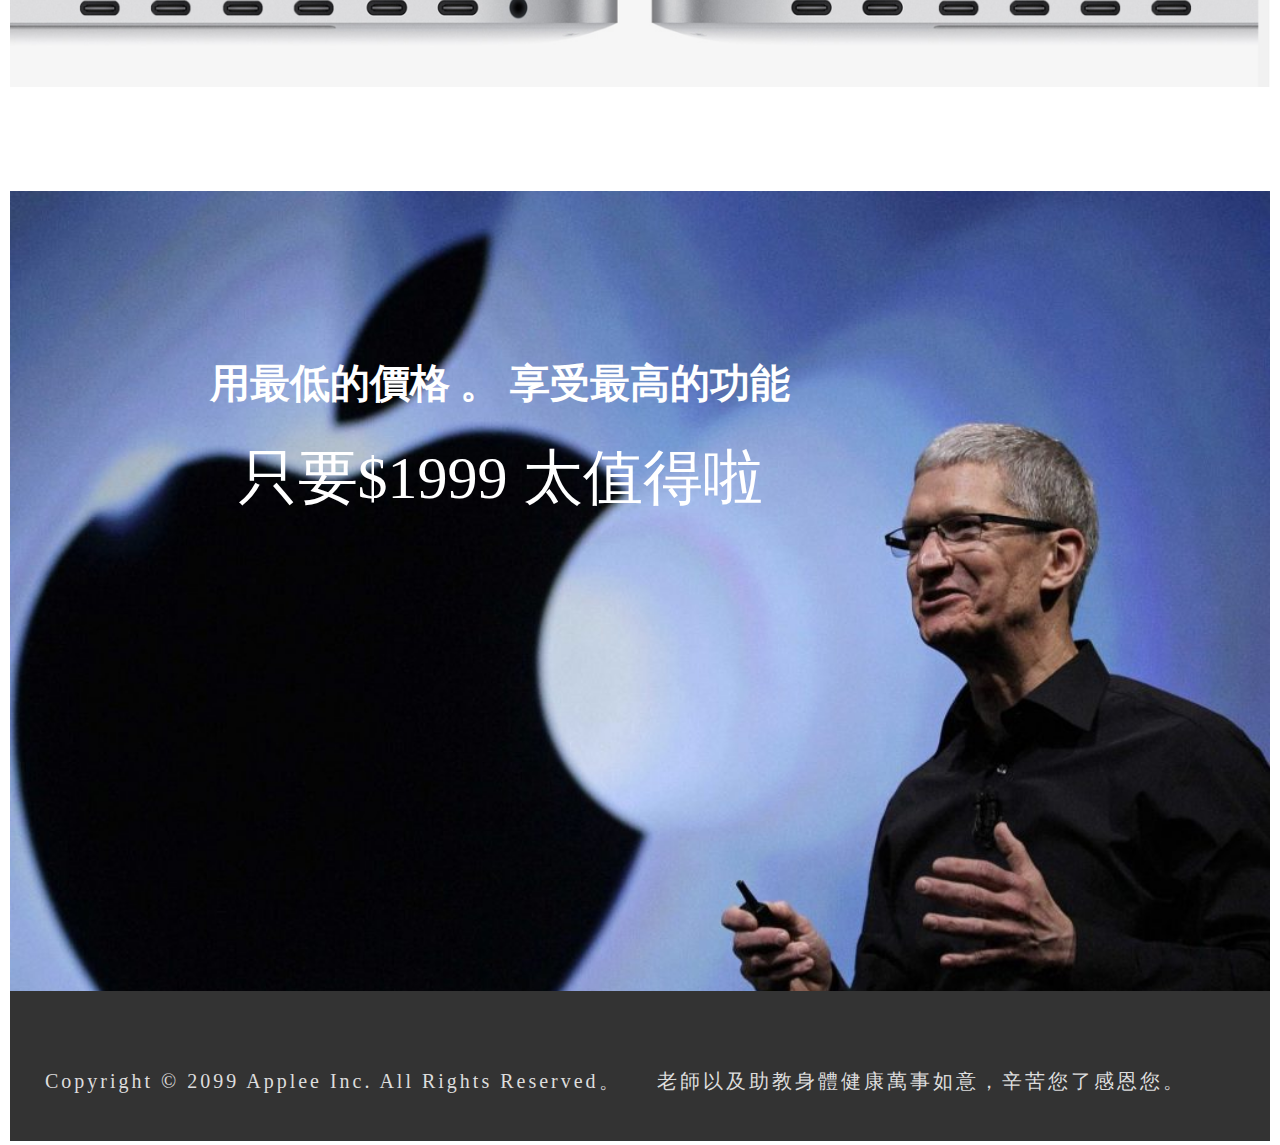
<file: Macbook/index.html>
<!DOCTYPE html>
<html>
<head>
  <meta charset="UTF-8">
  <title>Macbook 。 引領時代 。 超越時代</title>
  <link rel="stylesheet" href="style.css">
</head>

<body>
  <header>
    <div class="top">
        <ul>
          <li><a href="https://tjpcjo685.github.io/87/mid-gift/index.html"><img src="img/apple_logo.png" alt="APPLE" /></a></li>
          <li><a href="https://tjpcjo685.github.io/87/Mac/index.html">Mac</a></li>
          <li><a href="https://tjpcjo685.github.io/87/iPad%20Pro/index.html">iPad Pro</a></li>
          <li><a href="https://tjpcjo685.github.io/87/mid-2/index.html">iPhone</a></li>
          <li><a href="https://tjpcjo685.github.io/87/mid-gift/index.html"><img src="img/search.png" alt="search" /></a></li>
        </ul>

  </header>
  <section>

    <div class="space_1">
      <div class="content">
        <h1>Macbook Boom</h1>
        <a href="https://tjpcjo685.github.io/87/mid-gift/index.html" class="button"> 購買</a>
      </div>
    </div>

    <div class="space_2">
      <div class="content" style="text-align:center;">
          <h2>Made in china 。 會爆 。 真的會爆</h2>
        <img src ="img/macback.png"/ width = "100%" height="100%" class = "one">
      </div>
    </div>

    <div class="space_3">
      <div class="content">
        <div class="content_pro_2" style="text-align:center;">
          <p>它比以往更為快速、更加強大，但身形卻更顯纖薄、輕巧。它擁有歷來最亮麗、最多彩的 Mac 筆記型電腦顯示器。它推出 Touch Bar，這是鑲嵌於鍵盤上，可支援 Multi-Touch 的長形玻璃面板，讓你快速取用你需要的各種工具。全新 MacBook Boom，以我們突破性的創意構想打造，現在，它已經準備好，等著助你實現你的每個創意。</p>
          <a href="#" class="button">觀看更多詳細介紹 ↓</a>
        </div>
      </div>
    </div>

    <div class="space_4">
<a href="https://www.youtube.com/watch?v=EA8vDBY6bCs&t=2650s" class="button_1">觀看影片《設計》</a>
<a href="https://www.youtube.com/watch?v=WVPRkcczXCY" class="button_2">觀看影片《產品》</a>
      </div>
    </div>

<div class="space_5">
  <div class="content" style="text-align:center;">
    <h3>揚聲器， 聲勢浩大 。 會爆 。 真的會爆</h3>
  </div>
</div>

<div class = "space_6">
  <div class="content" style="text-align:center;">
    <h4>Thunderbolt B</h4>
      <h5>歷來最強大、 最多元的連接埠 。 會爆 。 真的會爆</h5>
      <p>快達 1000 Gbps 的傳輸量 兩種尺寸的 MacBook Boom 均提供有十二個連接埠的機型</p>
      <img src="img/TB1.png"/ width="100%" height="100%">
  </section>

<div class = "space_7">
  <div class="content" style="text-align:center;">
  <h6>用最低的價格 。 享受最高的功能</h6>
  <p>只要$1999 太值得啦</p>
</div>
</div>

  <footer>
    <p>Copyright © 2099 Applee Inc. All Rights Reserved。</p>
    <p>老師以及助教身體健康萬事如意，辛苦您了感恩您。</p>
  </footer>
</body>
</html>
</file>
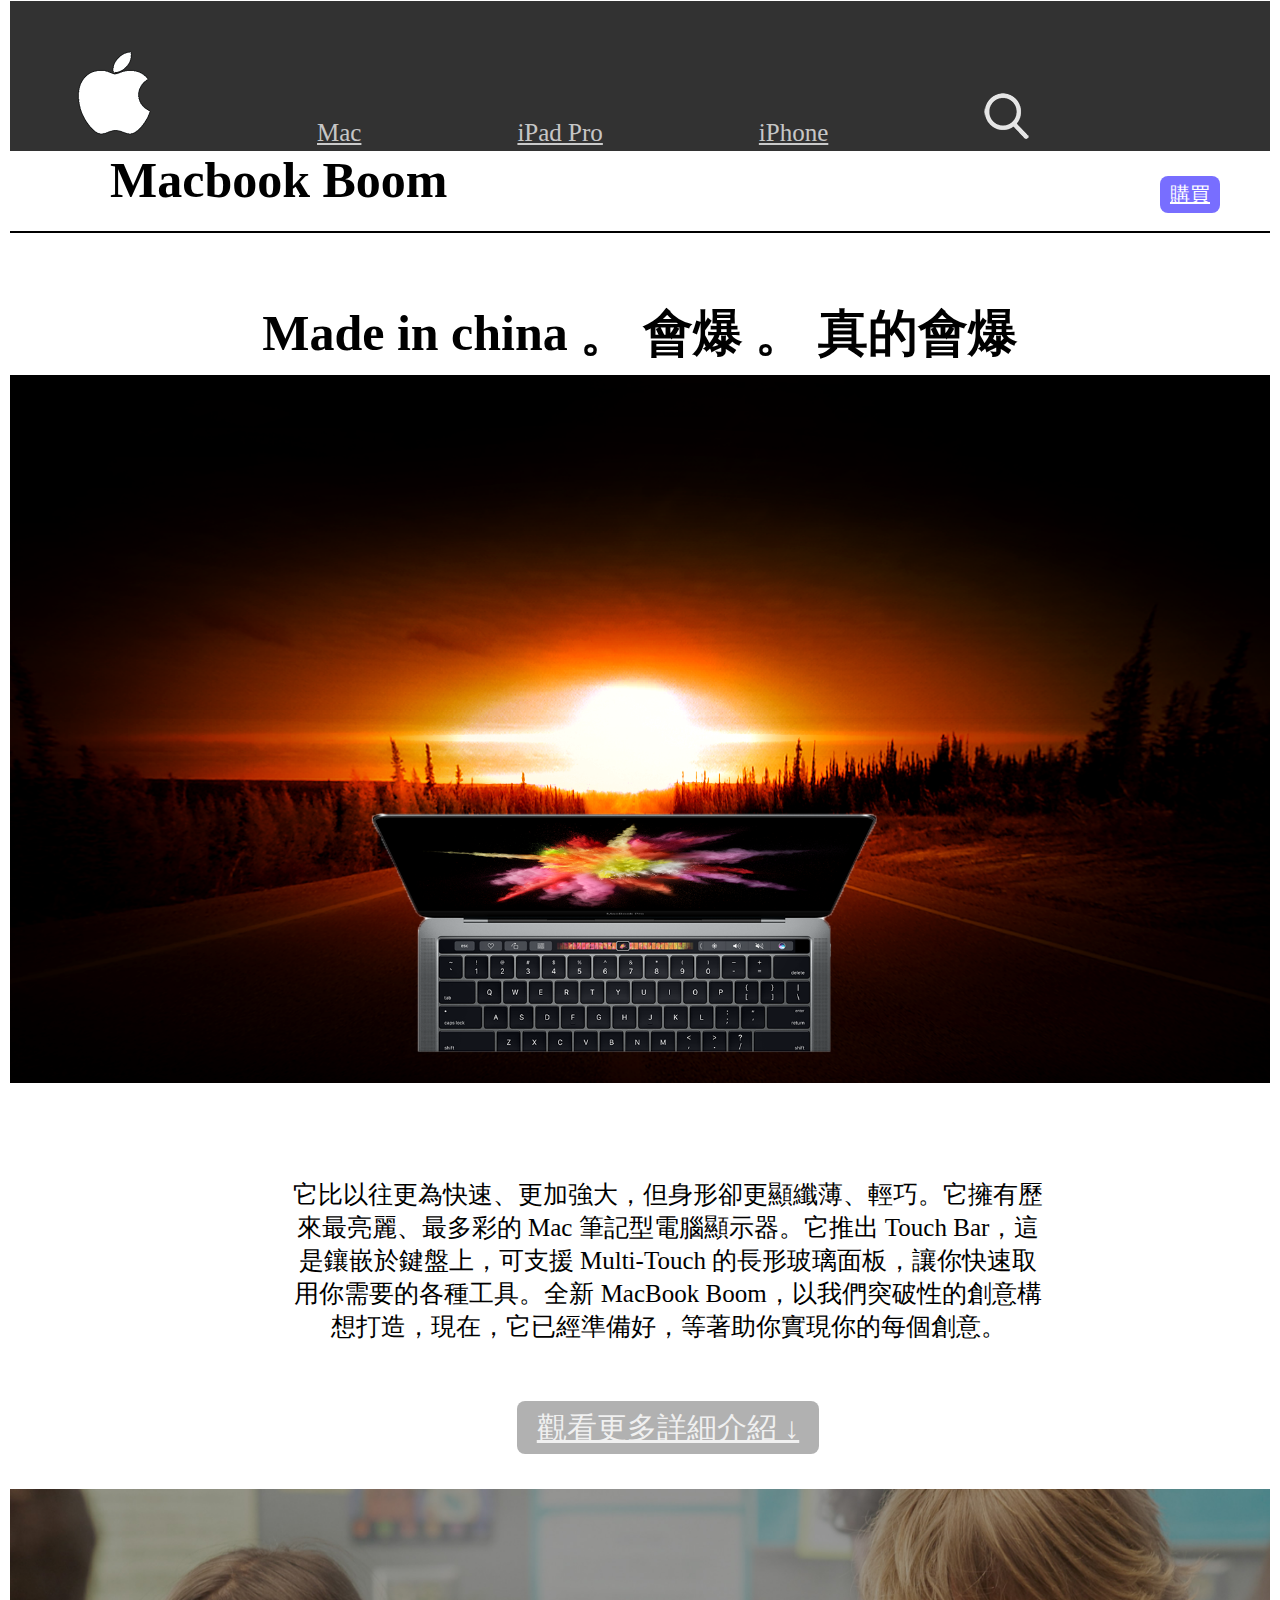
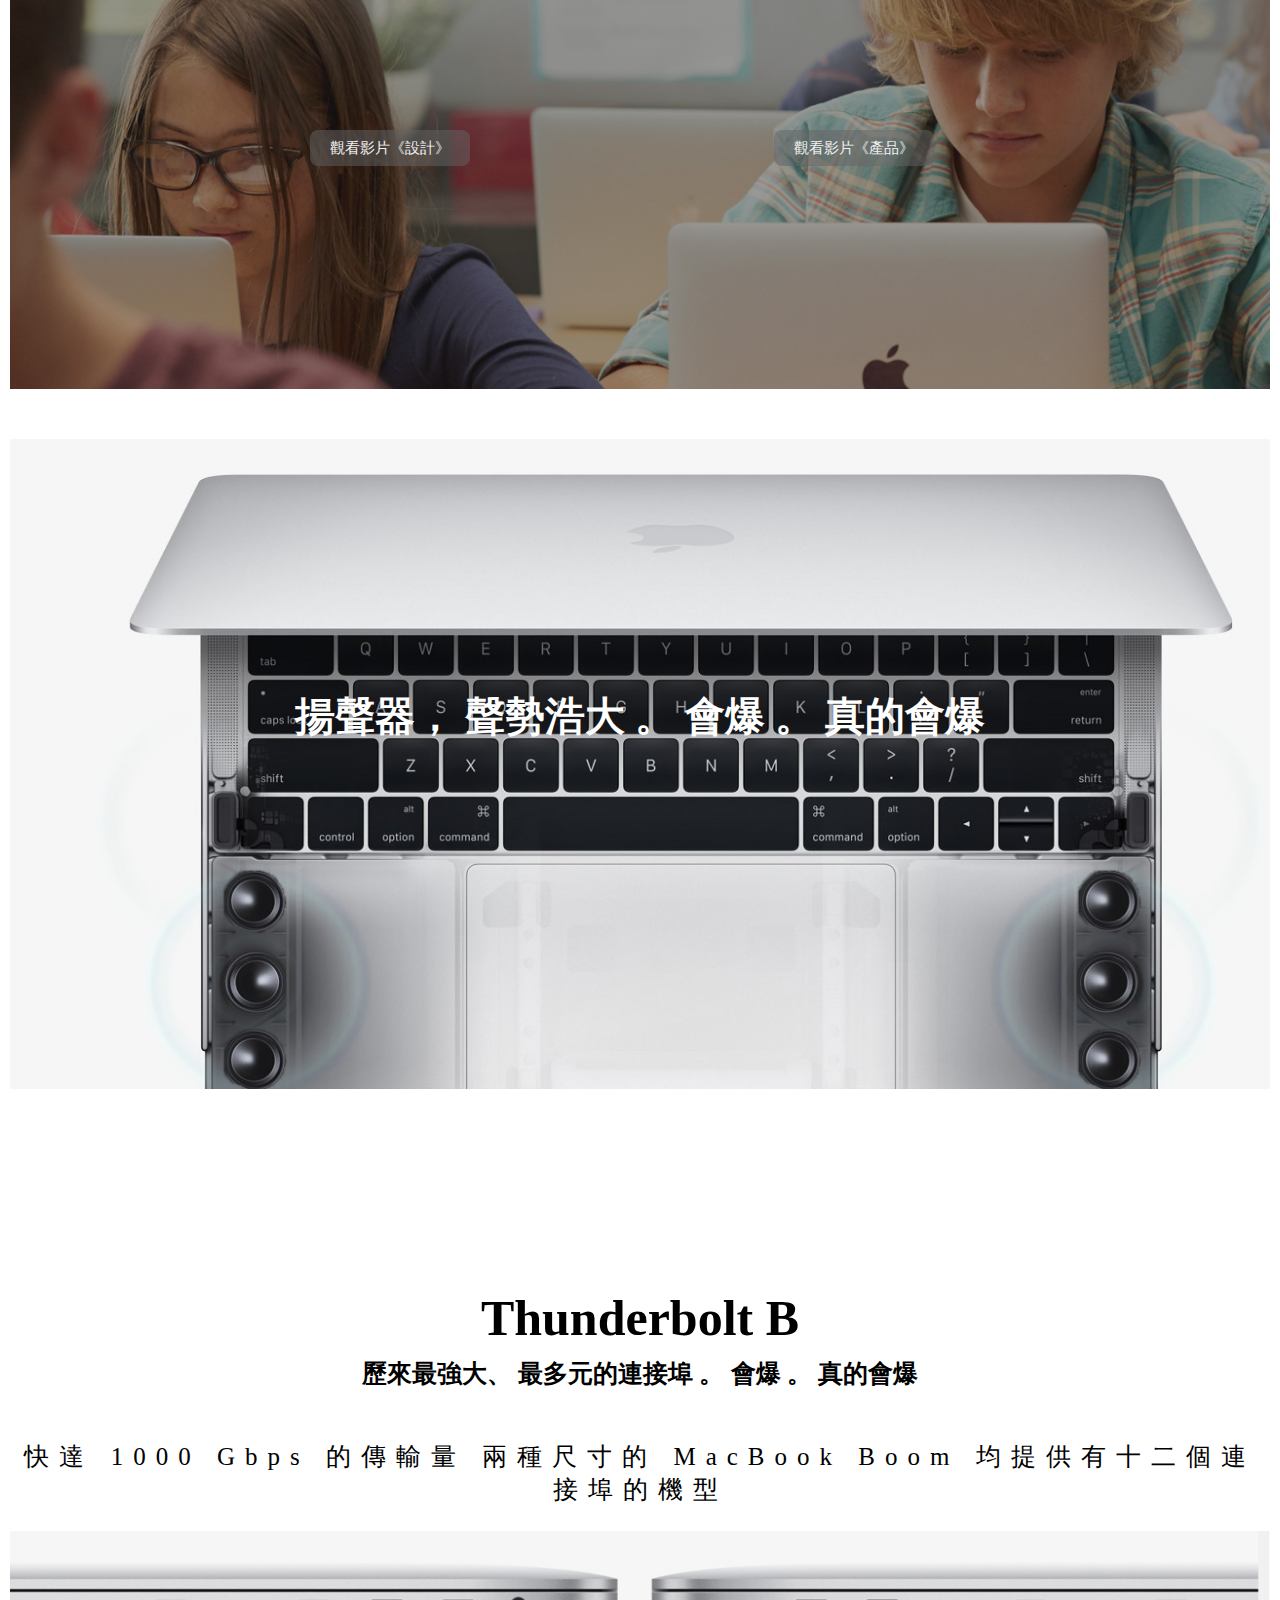
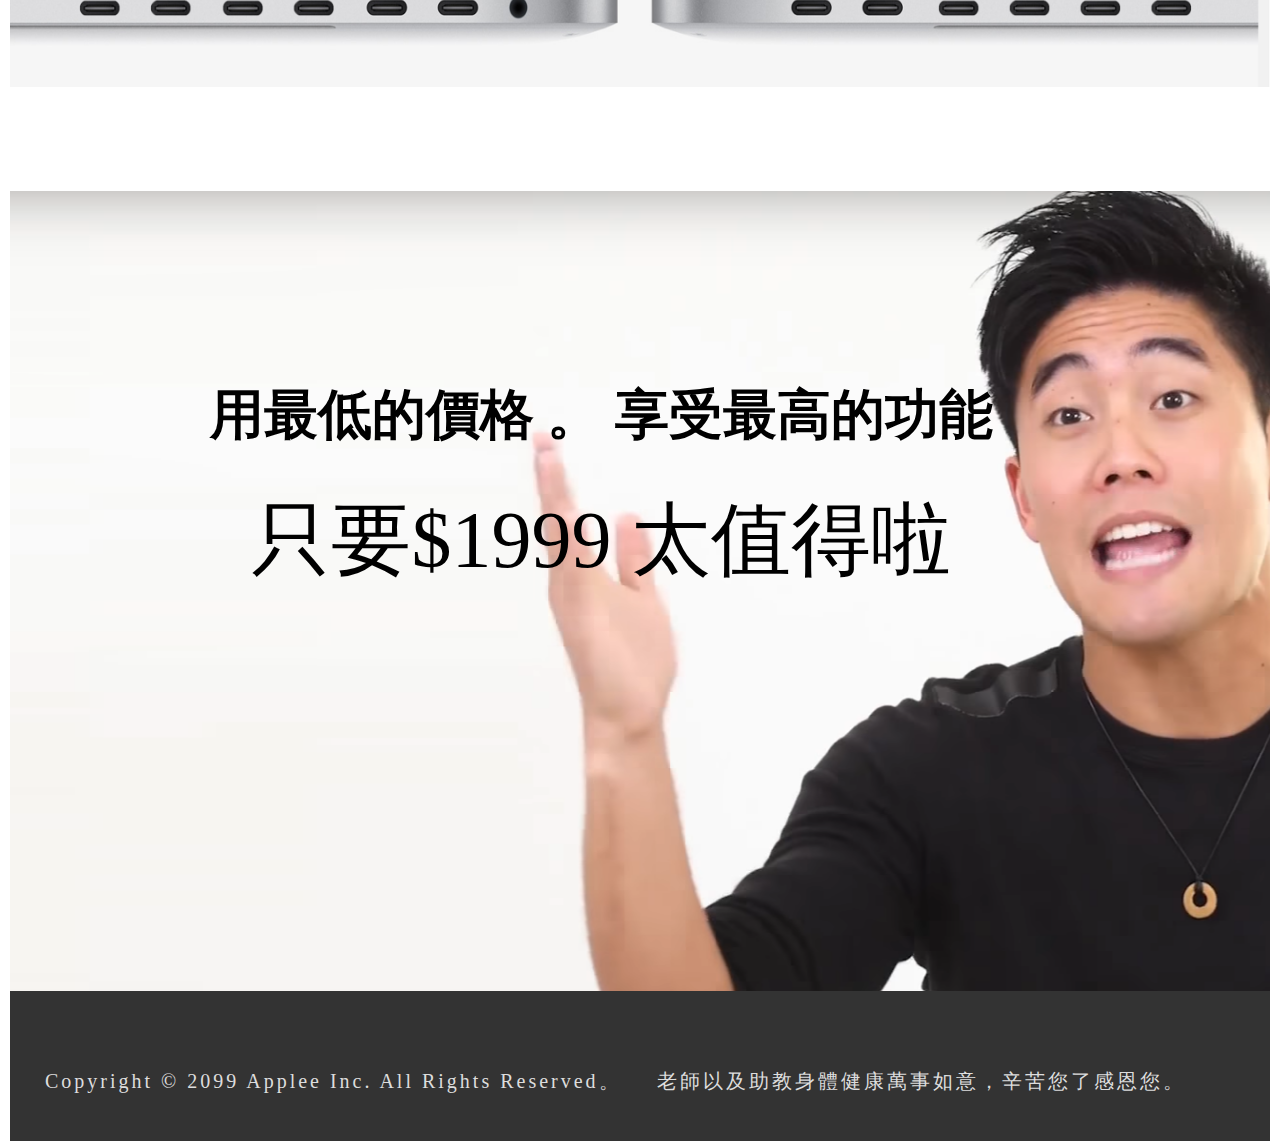
<file: Macbook_boom/index.html>
<!DOCTYPE html>
<html>
<head>
  <meta charset="UTF-8">
  <title>Macbook 。 引領時代 。 超越時代</title>
  <link rel="stylesheet" href="style.css">
</head>

<body>
  <header>
    <div class="top">
        <ul>
          <li><a href="https://tjpcjo685.github.io/87/mid-gift/index.html"><img src="img/apple_logo.png" alt="APPLE" /></a></li>
          <li><a href="https://tjpcjo685.github.io/87/Mac/index.html">Mac</a></li>
          <li><a href="https://tjpcjo685.github.io/87/iPad%20Pro/index.html">iPad Pro</a></li>
          <li><a href="https://tjpcjo685.github.io/87/mid-2/index.html">iPhone</a></li>
          <li><a href="https://tjpcjo685.github.io/87/mid-gift/index.html"><img src="img/search.png" alt="search" /></a></li>
        </ul>

  </header>
  <section>

    <div class="space_1">
      <div class="content">
        <h1>Macbook Boom</h1>
        <a href="https://tjpcjo685.github.io/87/mid-gift/index.html" class="button"> 購買</a>
      </div>
    </div>

    <div class="space_2">
      <div class="content" style="text-align:center;">
          <h2>Made in china 。 會爆 。 真的會爆</h2>
        <img src ="img/macback.png"/ width = "100%" height="100%" class = "one">
      </div>
    </div>

    <div class="space_3">
      <div class="content">
        <div class="content_pro_2" style="text-align:center;">
          <p>它比以往更為快速、更加強大，但身形卻更顯纖薄、輕巧。它擁有歷來最亮麗、最多彩的 Mac 筆記型電腦顯示器。它推出 Touch Bar，這是鑲嵌於鍵盤上，可支援 Multi-Touch 的長形玻璃面板，讓你快速取用你需要的各種工具。全新 MacBook Boom，以我們突破性的創意構想打造，現在，它已經準備好，等著助你實現你的每個創意。</p>
          <a href="#" class="button">觀看更多詳細介紹 ↓</a>
        </div>
      </div>
    </div>

    <div class="space_4">
<a herf="#" class="button_1">觀看影片《設計》</a>
<a herf="#" class="button_2">觀看影片《產品》</a>
      </div>
    </div>

<div class="space_5">
  <div class="content" style="text-align:center;">
    <h3>揚聲器， 聲勢浩大 。 會爆 。 真的會爆</h3>
  </div>
</div>

<div class = "space_6">
  <div class="content" style="text-align:center;">
    <h4>Thunderbolt B</h4>
      <h5>歷來最強大、 最多元的連接埠 。 會爆 。 真的會爆</h5>
      <p>快達 1000 Gbps 的傳輸量 兩種尺寸的 MacBook Boom 均提供有十二個連接埠的機型</p>
      <img src="img/TB1.png"/ width="100%" height="100%">
  </section>

<div class = "space_7">
  <div class="content" style="text-align:center;">
  <h6>用最低的價格 。 享受最高的功能</h6>
  <p>只要$1999 太值得啦</p>
</div>
</div>

  <footer>
    <p>Copyright © 2099 Applee Inc. All Rights Reserved。</p>
    <p>老師以及助教身體健康萬事如意，辛苦您了感恩您。</p>
  </footer>
</body>
</html>
</file>
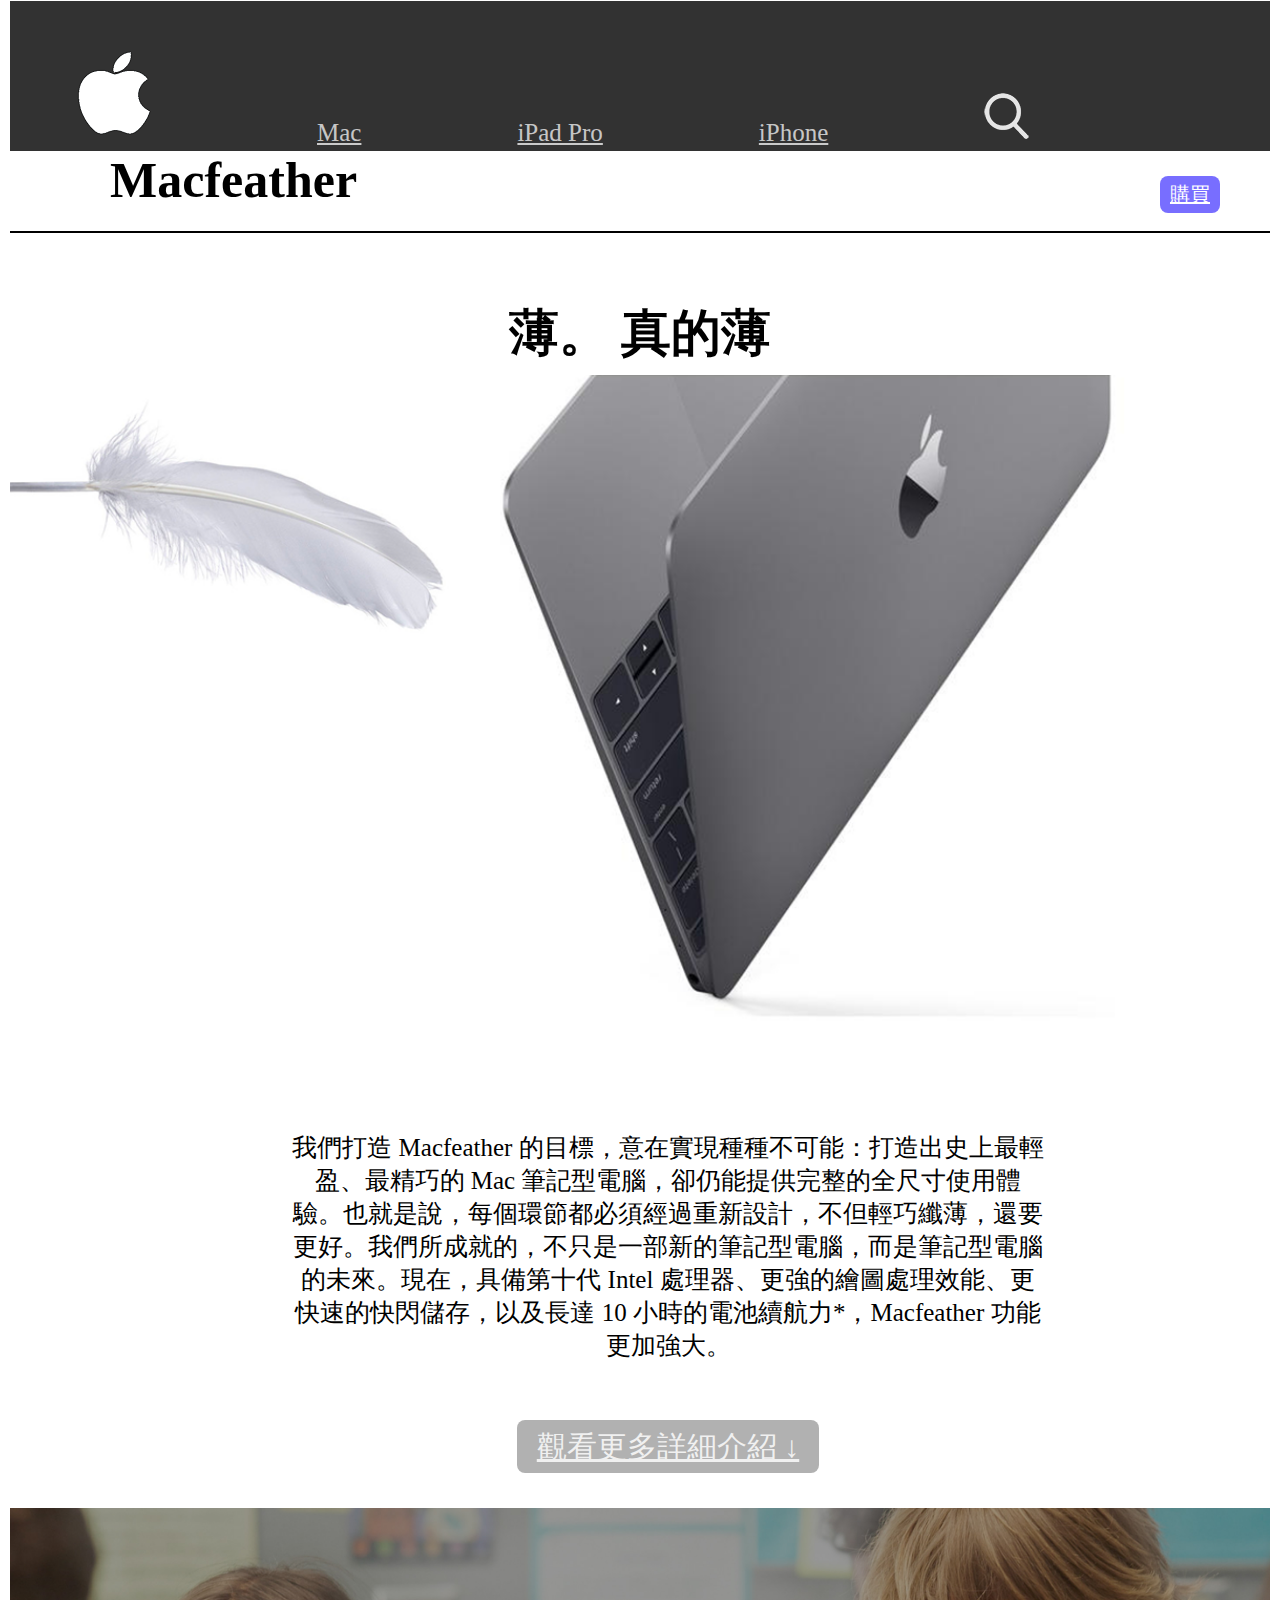
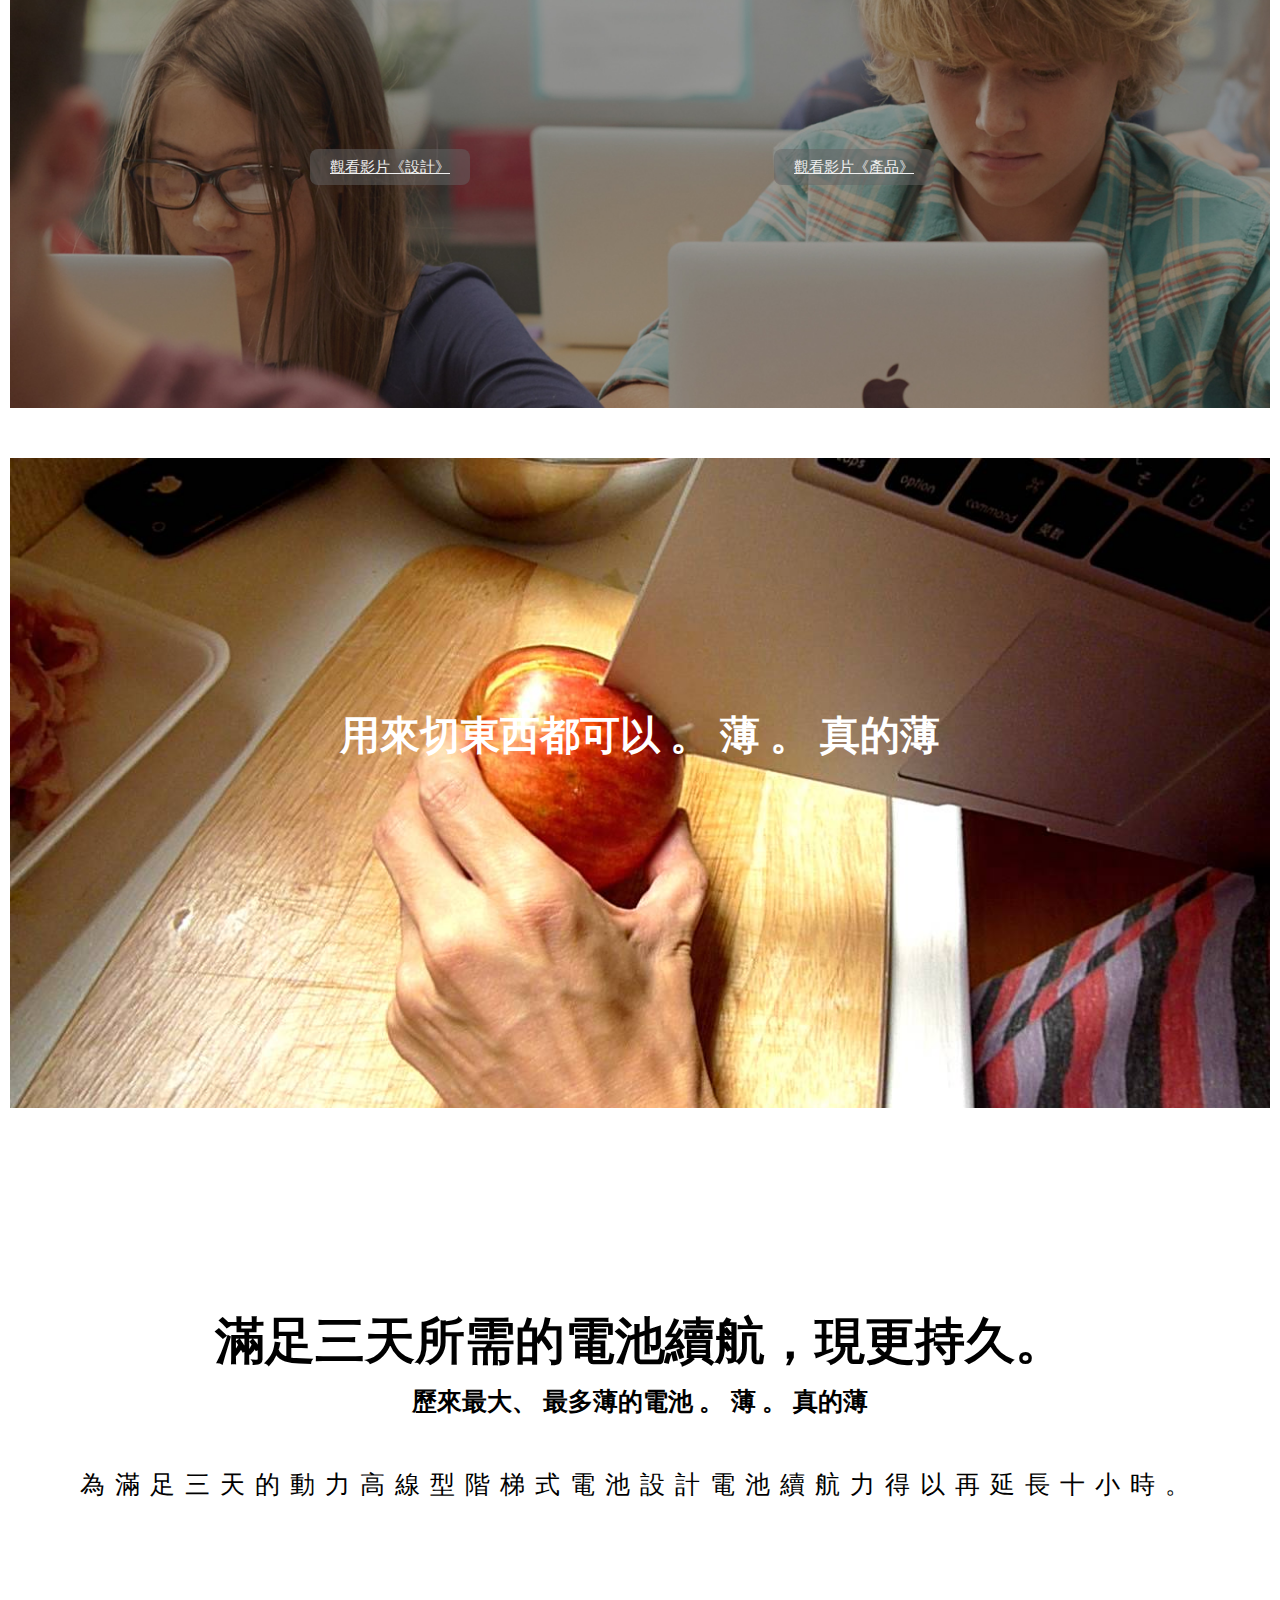
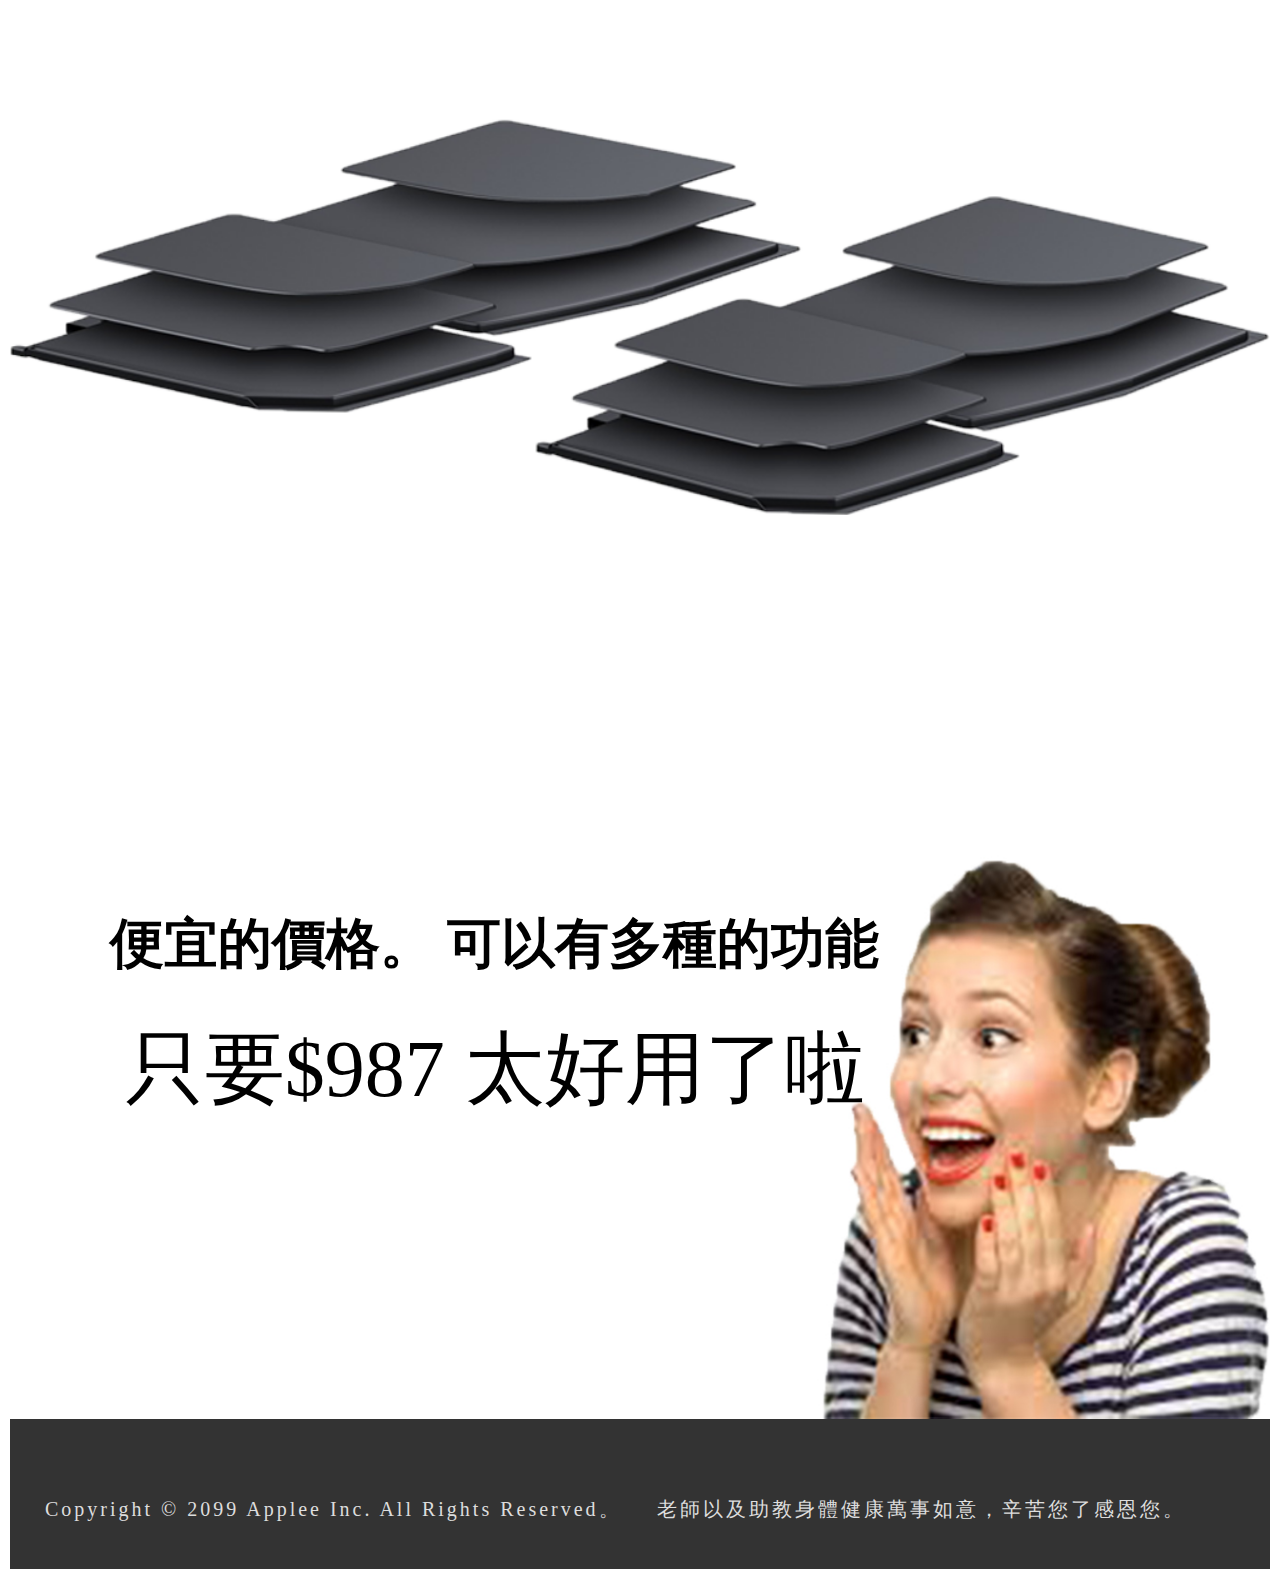
<file: Macfeather/index.html>
<!DOCTYPE html>
<html>
<head>
  <meta charset="UTF-8">
  <title>Macfeather 。 引領時代 。 超越時代</title>
  <link rel="stylesheet" href="style.css">
</head>

<body>
  <header>
    <div class="top">
        <ul>
          <li><a href="https://tjpcjo685.github.io/87/mid-gift/index.html"><img src="img/apple_logo.png" alt="APPLE" /></a></li>
          <li><a href="https://tjpcjo685.github.io/87/Mac/index.html">Mac</a></li>
          <li><a href="https://tjpcjo685.github.io/87/iPad%20Pro/index.html">iPad Pro</a></li>
          <li><a href="https://tjpcjo685.github.io/87/mid-2/index.html">iPhone</a></li>
          <li><a href="https://tjpcjo685.github.io/87/mid-gift/index.html"><img src="img/search.png" alt="search" /></a></li>
        </ul>

  </header>
  <section>

    <div class="space_1">
      <div class="content">
        <h1>Macfeather</h1>
        <a href="https://tjpcjo685.github.io/87/mid-gift/index.html" class="button"> 購買</a>
      </div>
    </div>

    <div class="space_2">
      <div class="content" style="text-align:center;">
          <h2>薄。 真的薄</h2>
        <img src ="img/2.png"/ width = "100%" height="100%" class = "one">
      </div>
    </div>

    <div class="space_3">
      <div class="content">
        <div class="content_pro_2" style="text-align:center;">
          <p>我們打造 Macfeather 的目標，意在實現種種不可能：打造出史上最輕盈、最精巧的 Mac 筆記型電腦，卻仍能提供完整的全尺寸使用體驗。也就是說，每個環節都必須經過重新設計，不但輕巧纖薄，還要更好。我們所成就的，不只是一部新的筆記型電腦，而是筆記型電腦的未來。現在，具備第十代 Intel 處理器、更強的繪圖處理效能、更快速的快閃儲存，以及長達 10 小時的電池續航力*，Macfeather 功能更加強大。</p>
          <a href="#" class="button">觀看更多詳細介紹 ↓</a>
        </div>
      </div>
    </div>

    <div class="space_4">
<a href="https://www.youtube.com/watch?v=afNHG3jyPU4" class="button_1">觀看影片《設計》</a>
<a href="https://www.youtube.com/watch?v=hajnEpCq5SE&index=6&list=PLHFlHpPjgk72-DBBxHI1H2ZR2X4y0-bQc" class="button_2">觀看影片《產品》</a>
      </div>
    </div>

<div class="space_5">
  <div class="content" style="text-align:center;">
    <h3>用來切東西都可以 。 薄 。 真的薄</h3>
  </div>
</div>

<div class = "space_6">
  <div class="content" style="text-align:center;">
    <h4>滿足三天所需的電池續航，現更持久。</h4>
      <h5>歷來最大、 最多薄的電池 。 薄 。 真的薄 </h5>
      <p>為滿足三天的動力高線型階梯式電池設計電池續航力得以再延長十小時。</p>
      <img src="img/ME1.png"/ width="100%" height="100%">
  </section>

<div class = "space_7">
  <div class="content" style="text-align:center;">
  <h6> 便宜的價格。 可以有多種的功能</h6>
  <p>只要$987 太好用了啦</p>
</div>
</div>

  <footer>
    <p>Copyright © 2099 Applee Inc. All Rights Reserved。</p>
    <p>老師以及助教身體健康萬事如意，辛苦您了感恩您。</p>
  </footer>
</body>
</html>
</file>
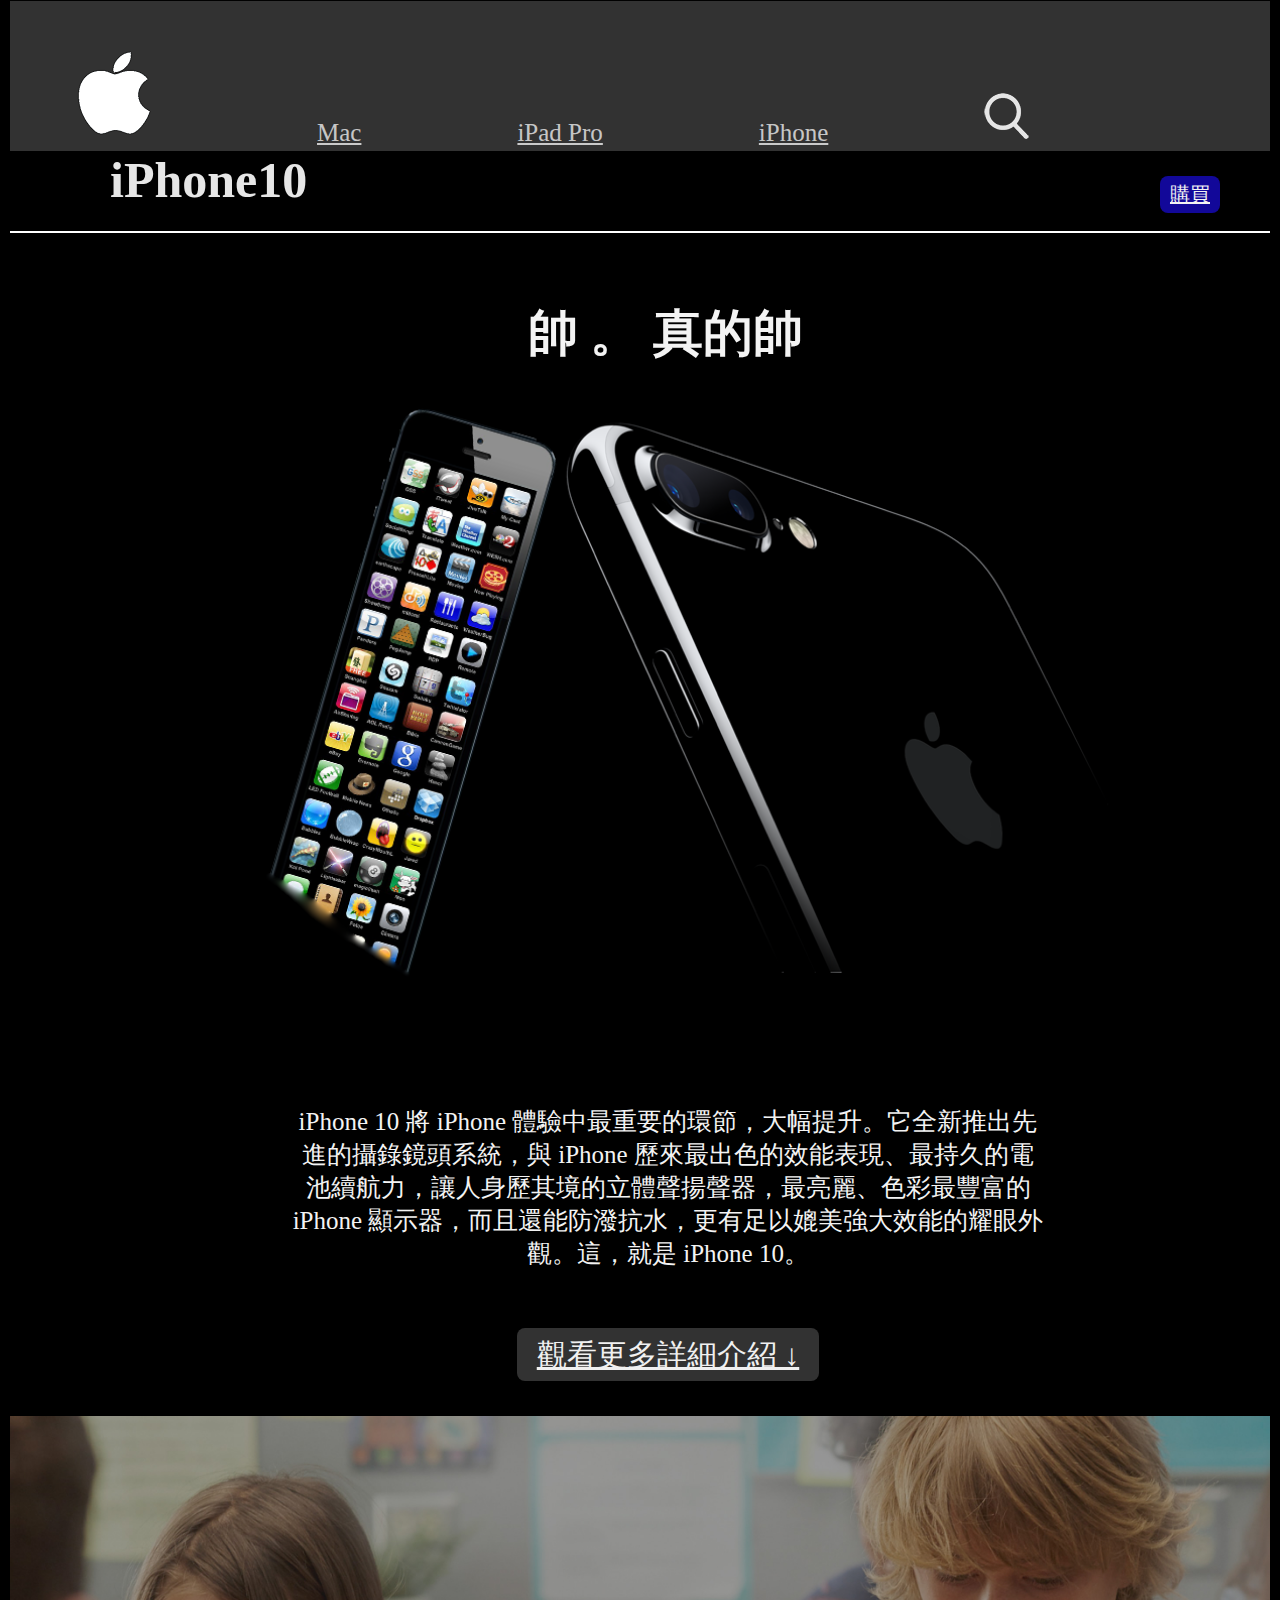
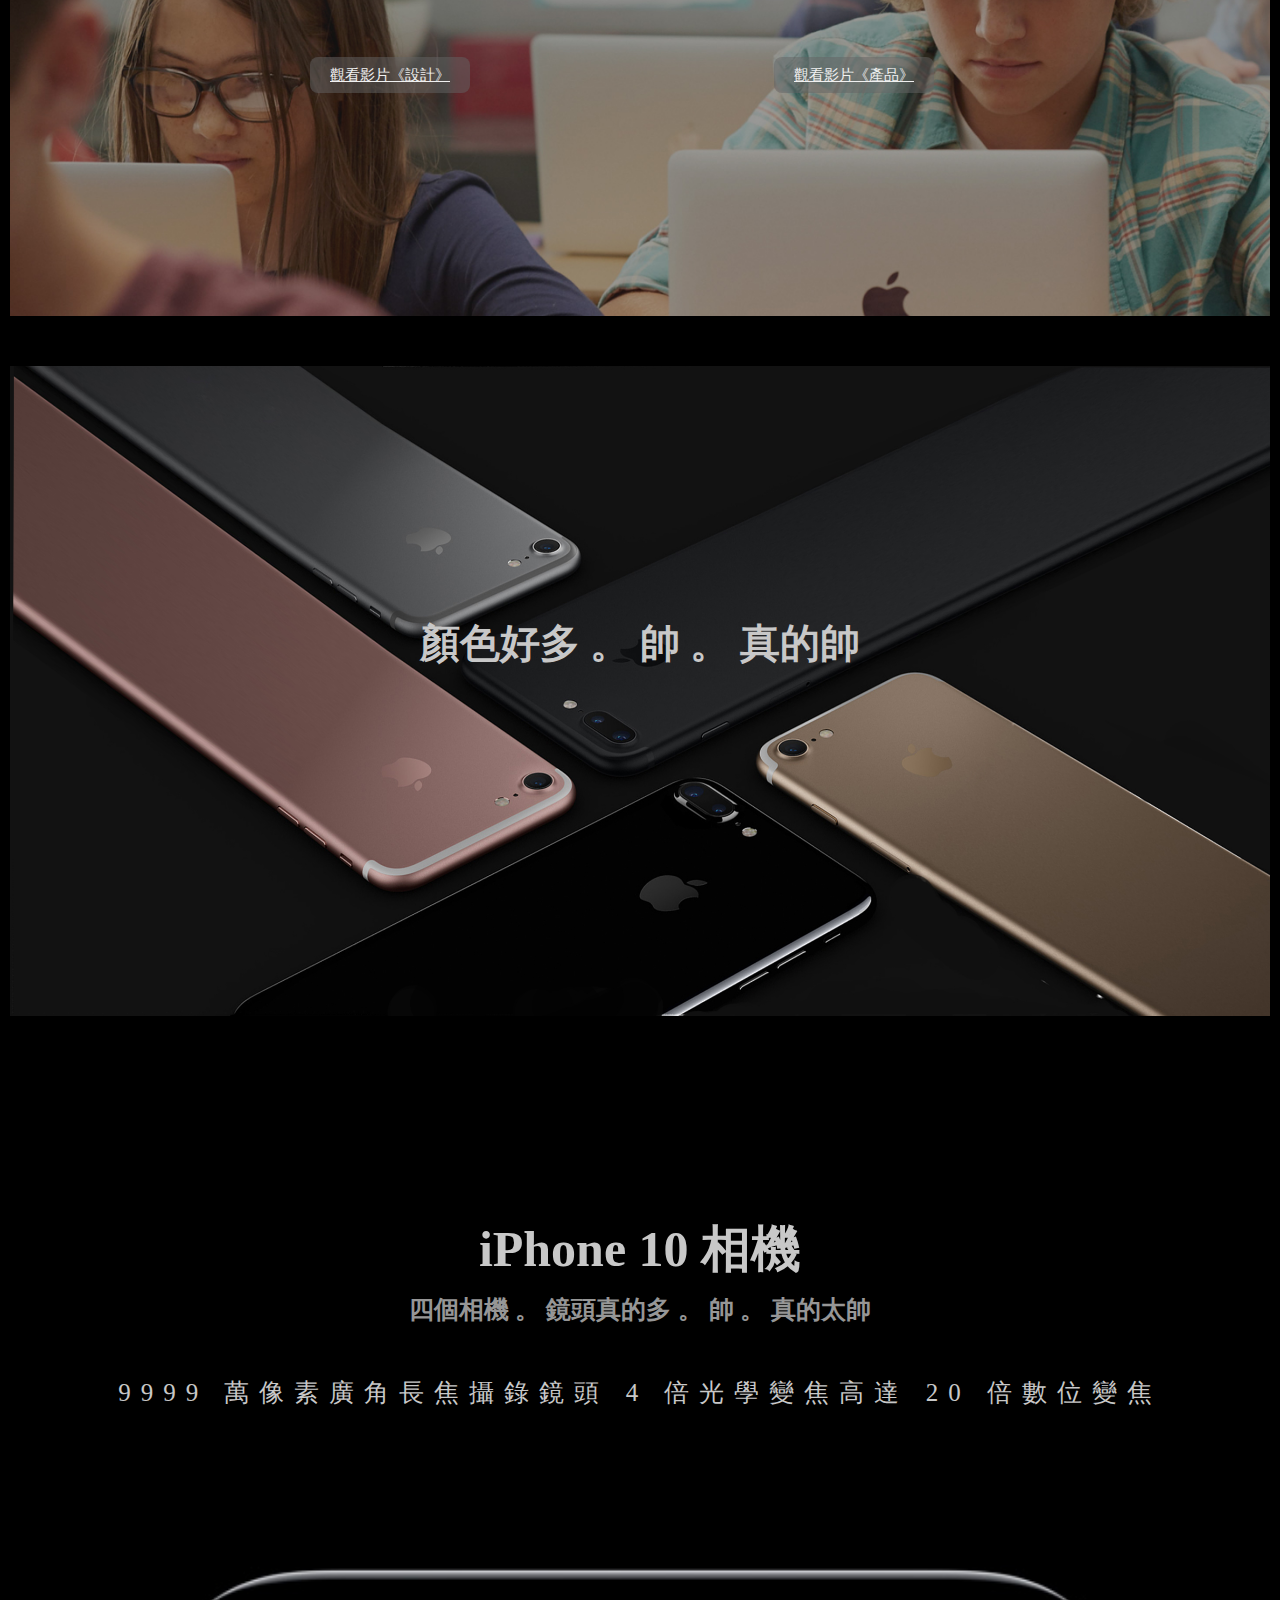
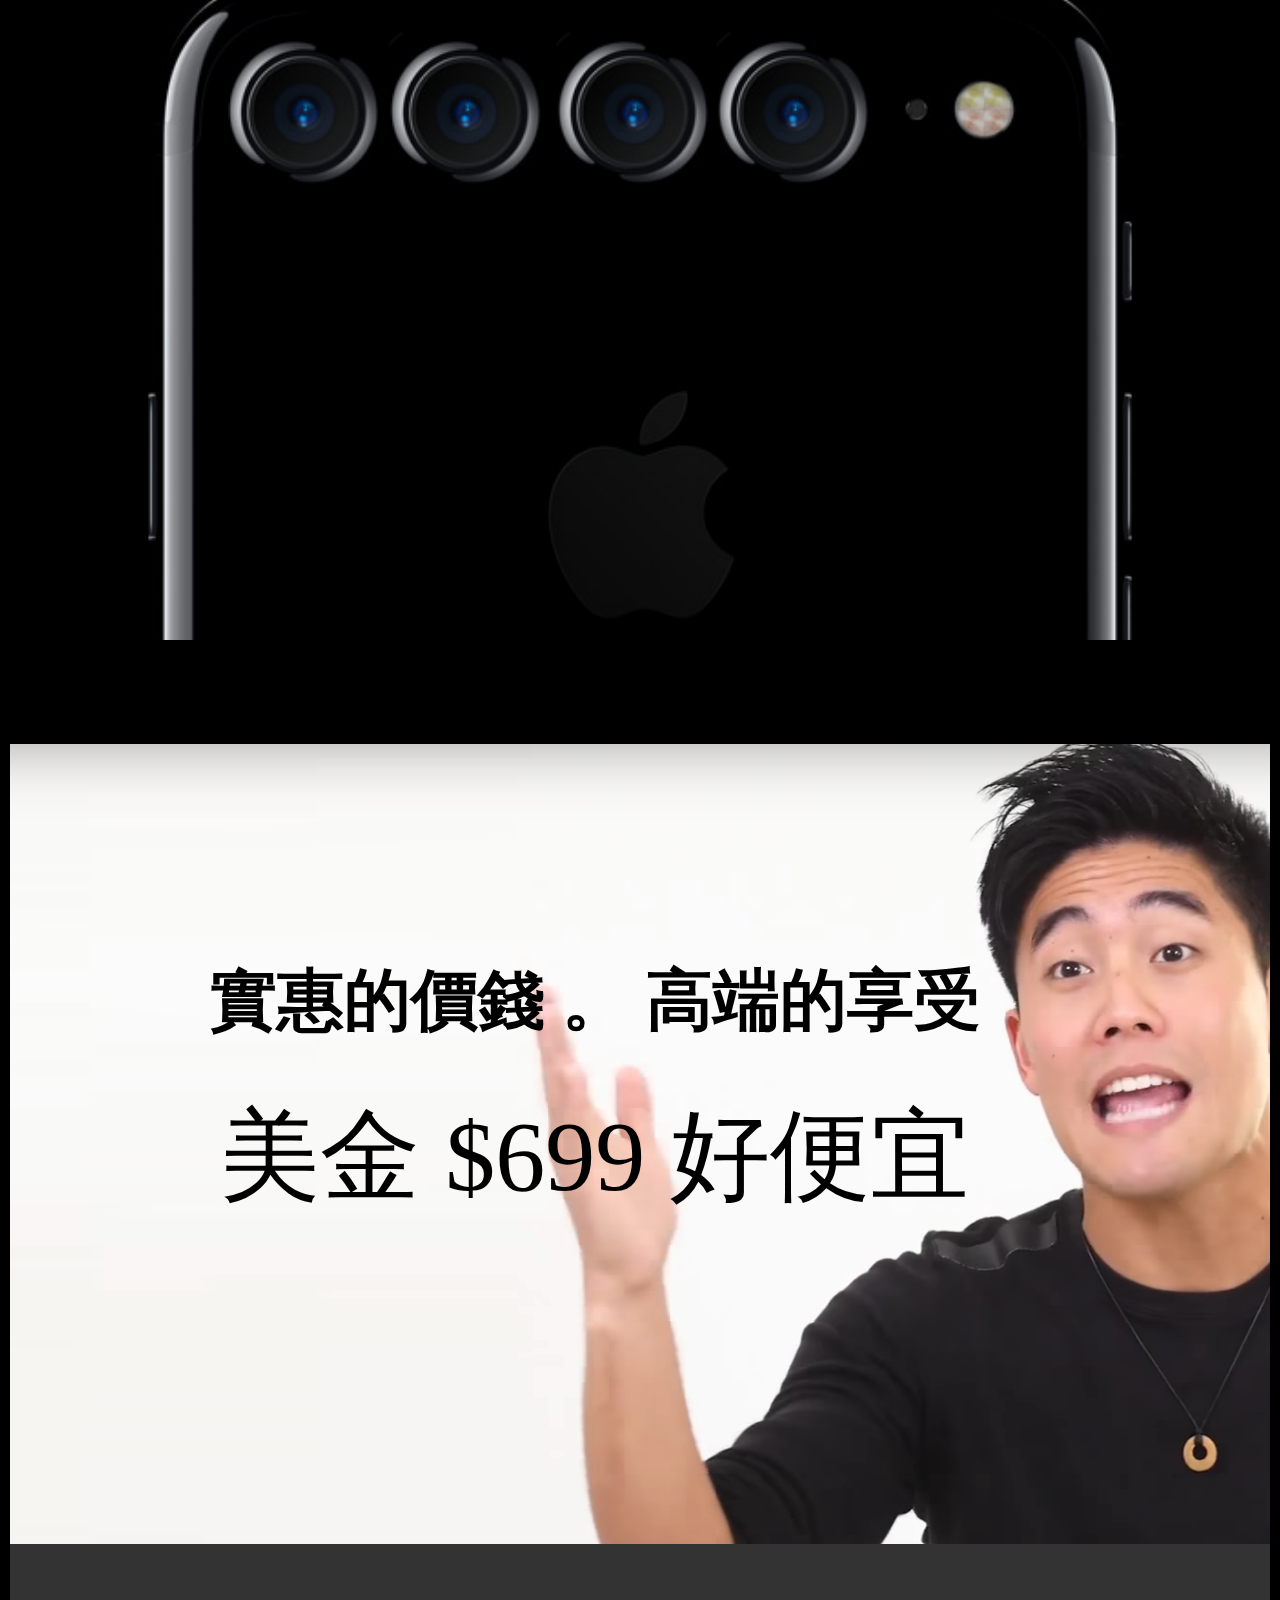
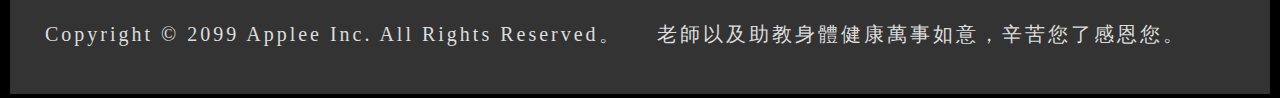
<file: mid-2/index.html>
<!DOCTYPE html>
<html>
<head>
  <meta charset="UTF-8">
  <title>APPLE 。 引領時代 。 超越時代</title>
  <link rel="stylesheet" href="style.css">
</head>

<body>
  <header>
    <div class="top">
        <ul>
          <li><a href="https://tjpcjo685.github.io/87/mid-gift/index.html"><img src="img/apple_logo.png" alt="APPLE" /></a></li>
          <li><a href="https://tjpcjo685.github.io/87/Mac/index.html">Mac</a></li>
          <li><a href="https://tjpcjo685.github.io/87/iPad%20Pro/index.html">iPad Pro</a></li>
          <li><a href="https://tjpcjo685.github.io/87/mid-2/index.html">iPhone</a></li>
          <li><a href="https://tjpcjo685.github.io/87/mid-gift/index.html"><img src="img/search.png" alt="search" /></a></li>
        </ul>

  </header>
  <section>

    <div class="space_1">
      <div class="content">
        <h1>iPhone10</h1>
        <a href="https://tjpcjo685.github.io/87/mid-gift/index.html" class="button">購買</a>
      </div>
    </div>

    <div class="space_2">
      <div class="content" style="text-align:center;">
          <h2>帥 。 真的帥</h2>
          <img src="img/og.png"/ width="100%" height="100%" class="one">
      </div>
    </div>

    <div class="space_3">
      <div class="content">
        <div class="content_pro_2" style="text-align:center;">
          <p>iPhone 10 將 iPhone 體驗中最重要的環節，大幅提升。它全新推出先進的攝錄鏡頭系統，與 iPhone 歷來最出色的效能表現、最持久的電池續航力，讓人身歷其境的立體聲揚聲器，最亮麗、色彩最豐富的 iPhone 顯示器，而且還能防潑抗水，更有足以媲美強大效能的耀眼外觀。這，就是 iPhone 10。</p>
          <a href="https://tjpcjo685.github.io/87/iPhone10_more/index.html" class="button">觀看更多詳細介紹 ↓</a>
        </div>
      </div>
    </div>

    <div class="space_4">
        <a href="#" class="button_1">觀看影片《設計》</a>
        <a href="https://www.youtube.com/watch?v=w0XXdqBvosg" class="button_2">觀看影片《產品》</a>
    </div>

    <div class="space_5">
      <div class="content" style="text-align:center;">
        <h3>顏色好多 。 帥 。 真的帥</h3>
      </div>
    </div>

    <div class="space_6">
      <div class="content" style="text-align:center;">
        <h4>iPhone 10 相機</h4>
        <h5>四個相機 。 鏡頭真的多 。 帥 。 真的太帥</h5>
        <p>9999 萬像素廣角長焦攝錄鏡頭  4 倍光學變焦高達 20 倍數位變焦</p>
        <img src="img/camera.png"/ width="100%" height="100%">
      </div>
    </div>

    <div class="space_7">
      <div class="content" style="text-align:center;">
        <h6>實惠的價錢 。 高端的享受</h6>
        <p>美金 $699 好便宜</p>
      </div>
    </div>

  </section>
  <footer>
    <p>Copyright © 2099 Applee Inc. All Rights Reserved。</p>
    <p>老師以及助教身體健康萬事如意，辛苦您了感恩您。</p>
  </footer>
</body>
</html>
</file>
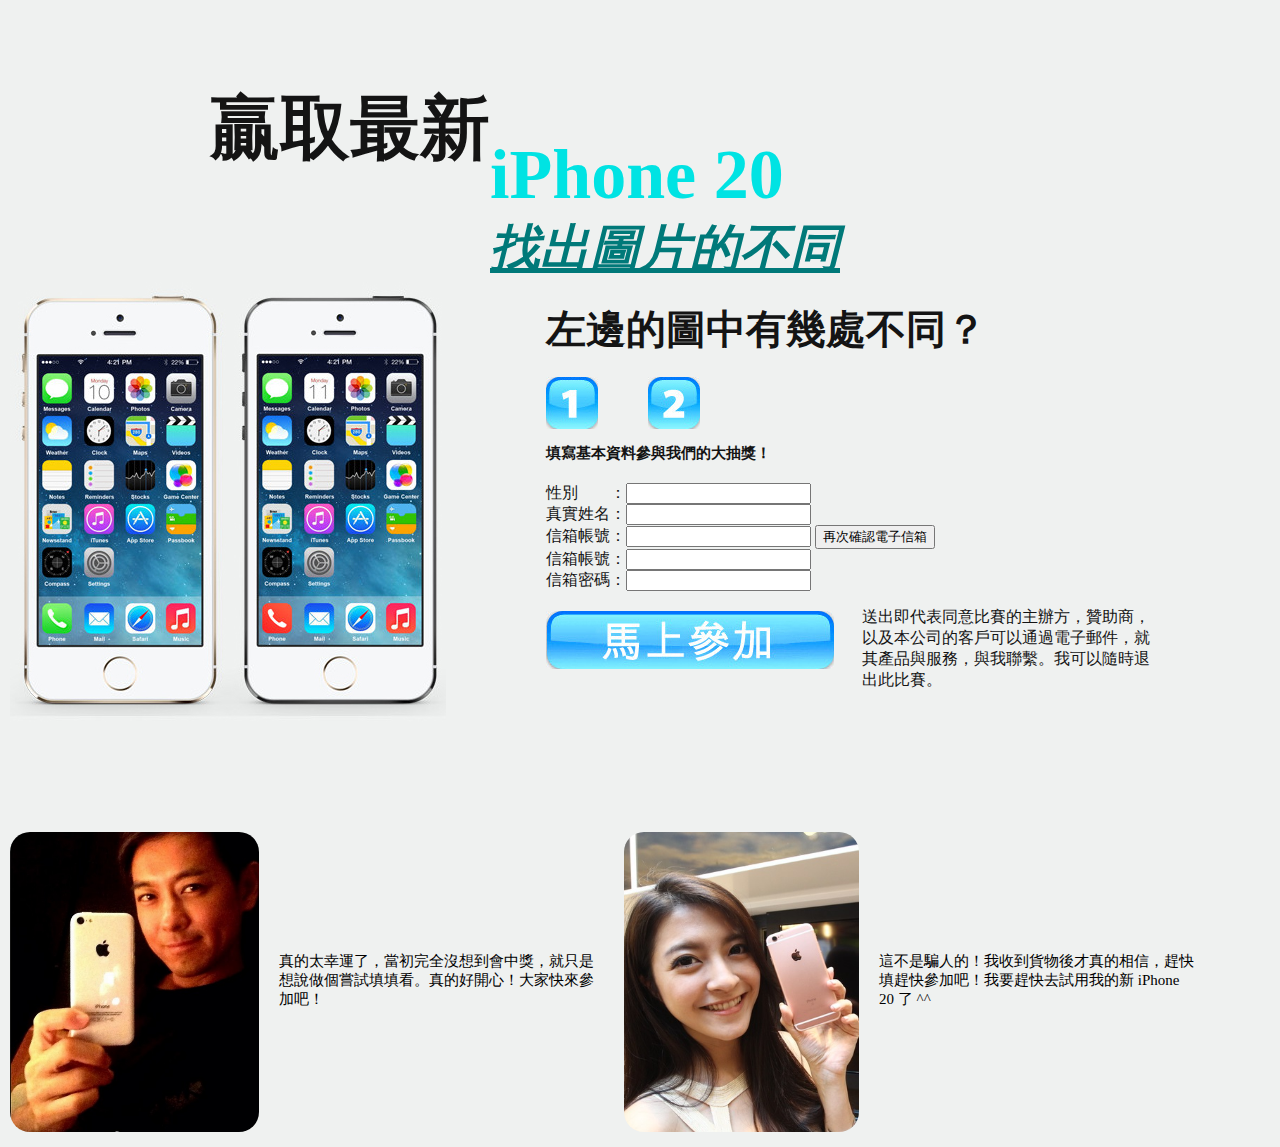
<file: mid-gift/index.html>
<!DOCTYPE html>
<html>
<head>
  <meta charset="UTF-8">
  <title>APPLE 。 引領時代 。 超越時代</title>
  <link rel="stylesheet" href="style.css">
  <script type="text/javascript">
function job_01(){
  document.a002.text_01.value = document.a001.some_word.value;
}
</script>
</head>

<body>
  <header>

  </header>
  <section>
    <div class="111">
    <div class="space_1">
      <div class="content">
        <h1>贏取最新</h1>
        <h2>iPhone 20</h2>
        <span style="text-decoration:underline;">找出圖片的不同</span>
        <img src="img/gift.jpg" alt="search" class="gift"/>
          <h5>左邊的圖中有幾處不同？</h5>
          <img src="img/1.jpg" alt="search" class="a1"/>
          <img src="img/2.jpg" alt="search" class="a2"/>
          <h6>填寫基本資料參與我們的大抽獎！</h6>

          <form class="b1">
            性別　　：<input type="text" name="男女">
          </form>

          <form class="b2">
            真實姓名：<input type="text" name="姓名">
          </form>

          <form name="a001" class="b3">
            信箱帳號：<input type="text" name="some_word" />
            <input type="button" value="再次確認電子信箱" onclick="javascript:job_01();"/>
          </form>

          <form name="a002" class="b4">
            信箱帳號：<input type="text" name="text_01" value=""/>
          </form>

          <form class="b5">
            信箱密碼：<input type="text" name="欄位名稱">
          </form>

          <img src="img/join.jpg" alt="search" class="join"/>
          <p>送出即代表同意比賽的主辦方，贊助商，以及本公司的客戶可以通過電子郵件，就其產品與服務，與我聯繫。我可以隨時退出此比賽。</p>
      </div>
    </div>

<div class="space_2">
    <img src="img/peo.jpg" alt="search" class="peo" height="300px"/>
    <p>真的太幸運了，當初完全沒想到會中獎，就只是想說做個嘗試填填看。真的好開心！大家快來參加吧！</p>
</div>

<div class="space_3">
    <img src="img/peo2.jpg" alt="search" class="peo2" height="300px"/>
    <p>這不是騙人的！我收到貨物後才真的相信，趕快填趕快參加吧！我要趕快去試用我的新 iPhone 20 了 ^^</p>
</div>
</div>


  </section>
</body>
</html>
</file>
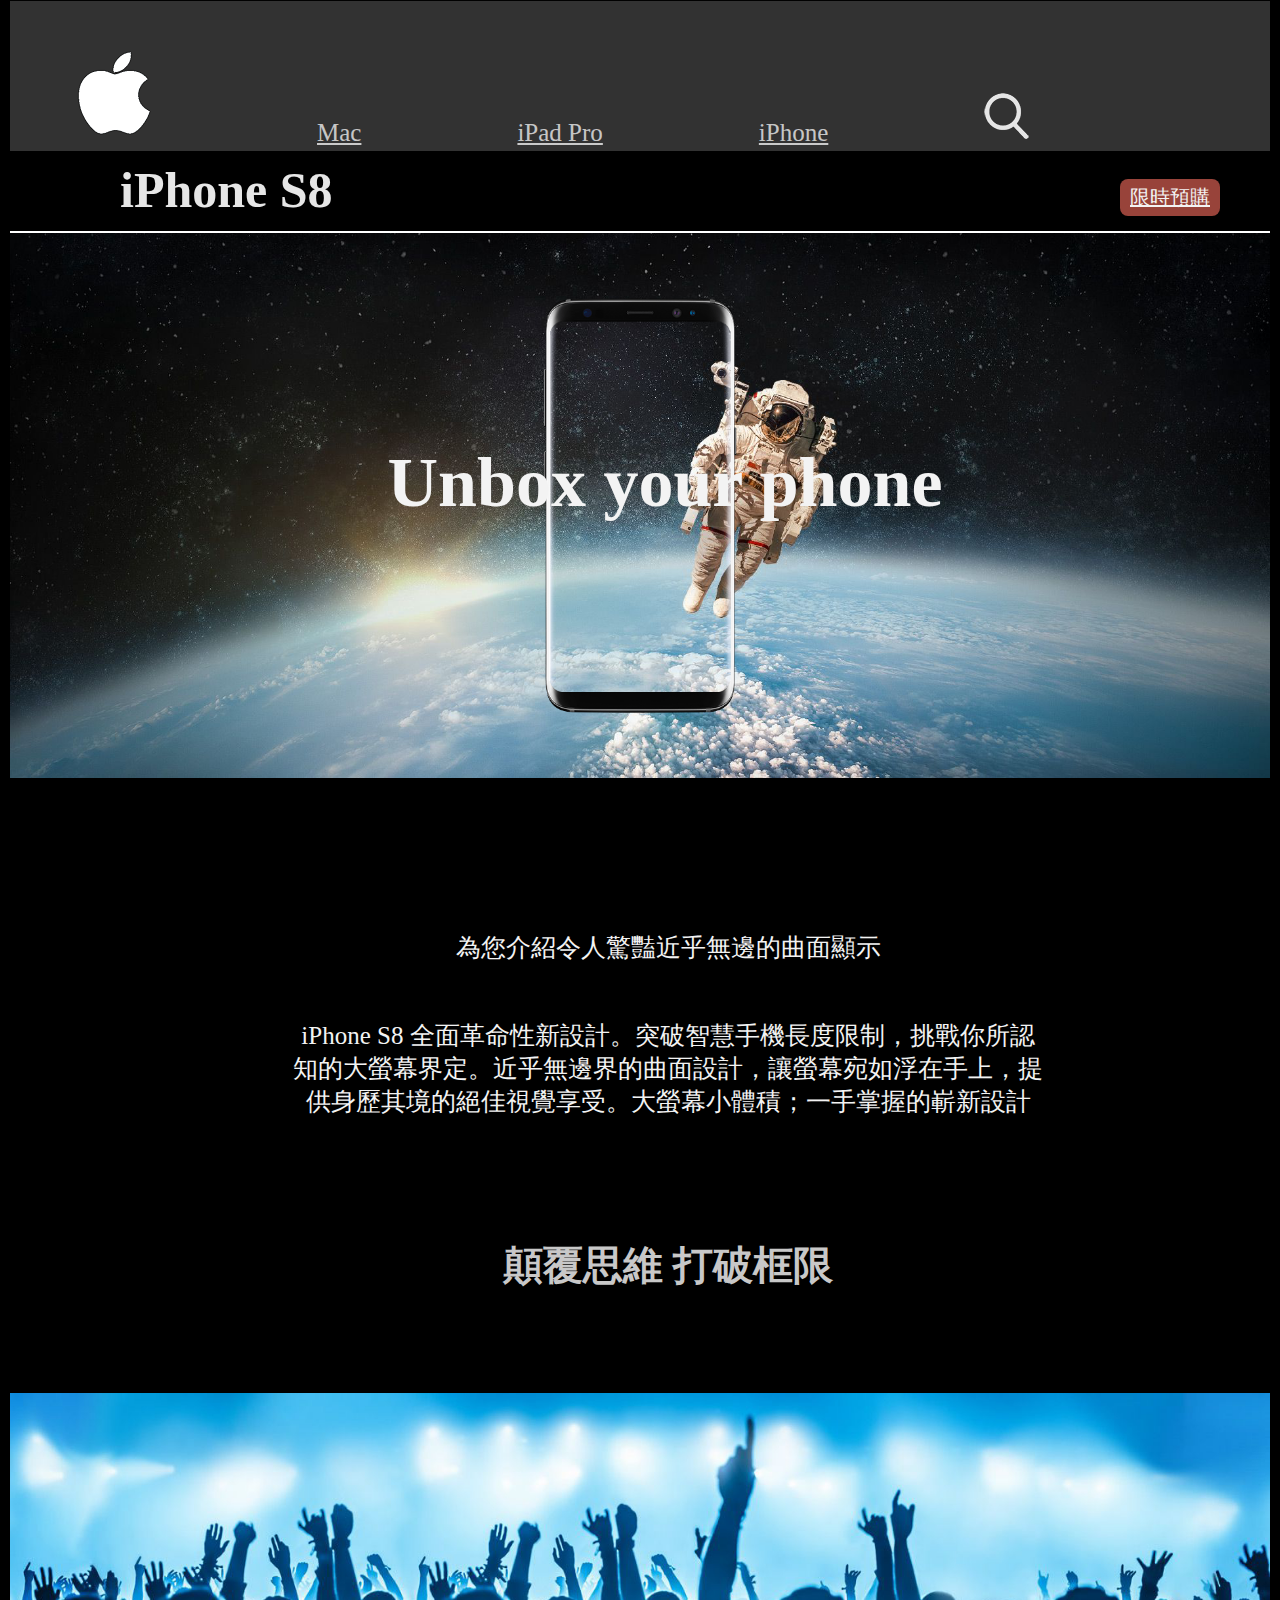
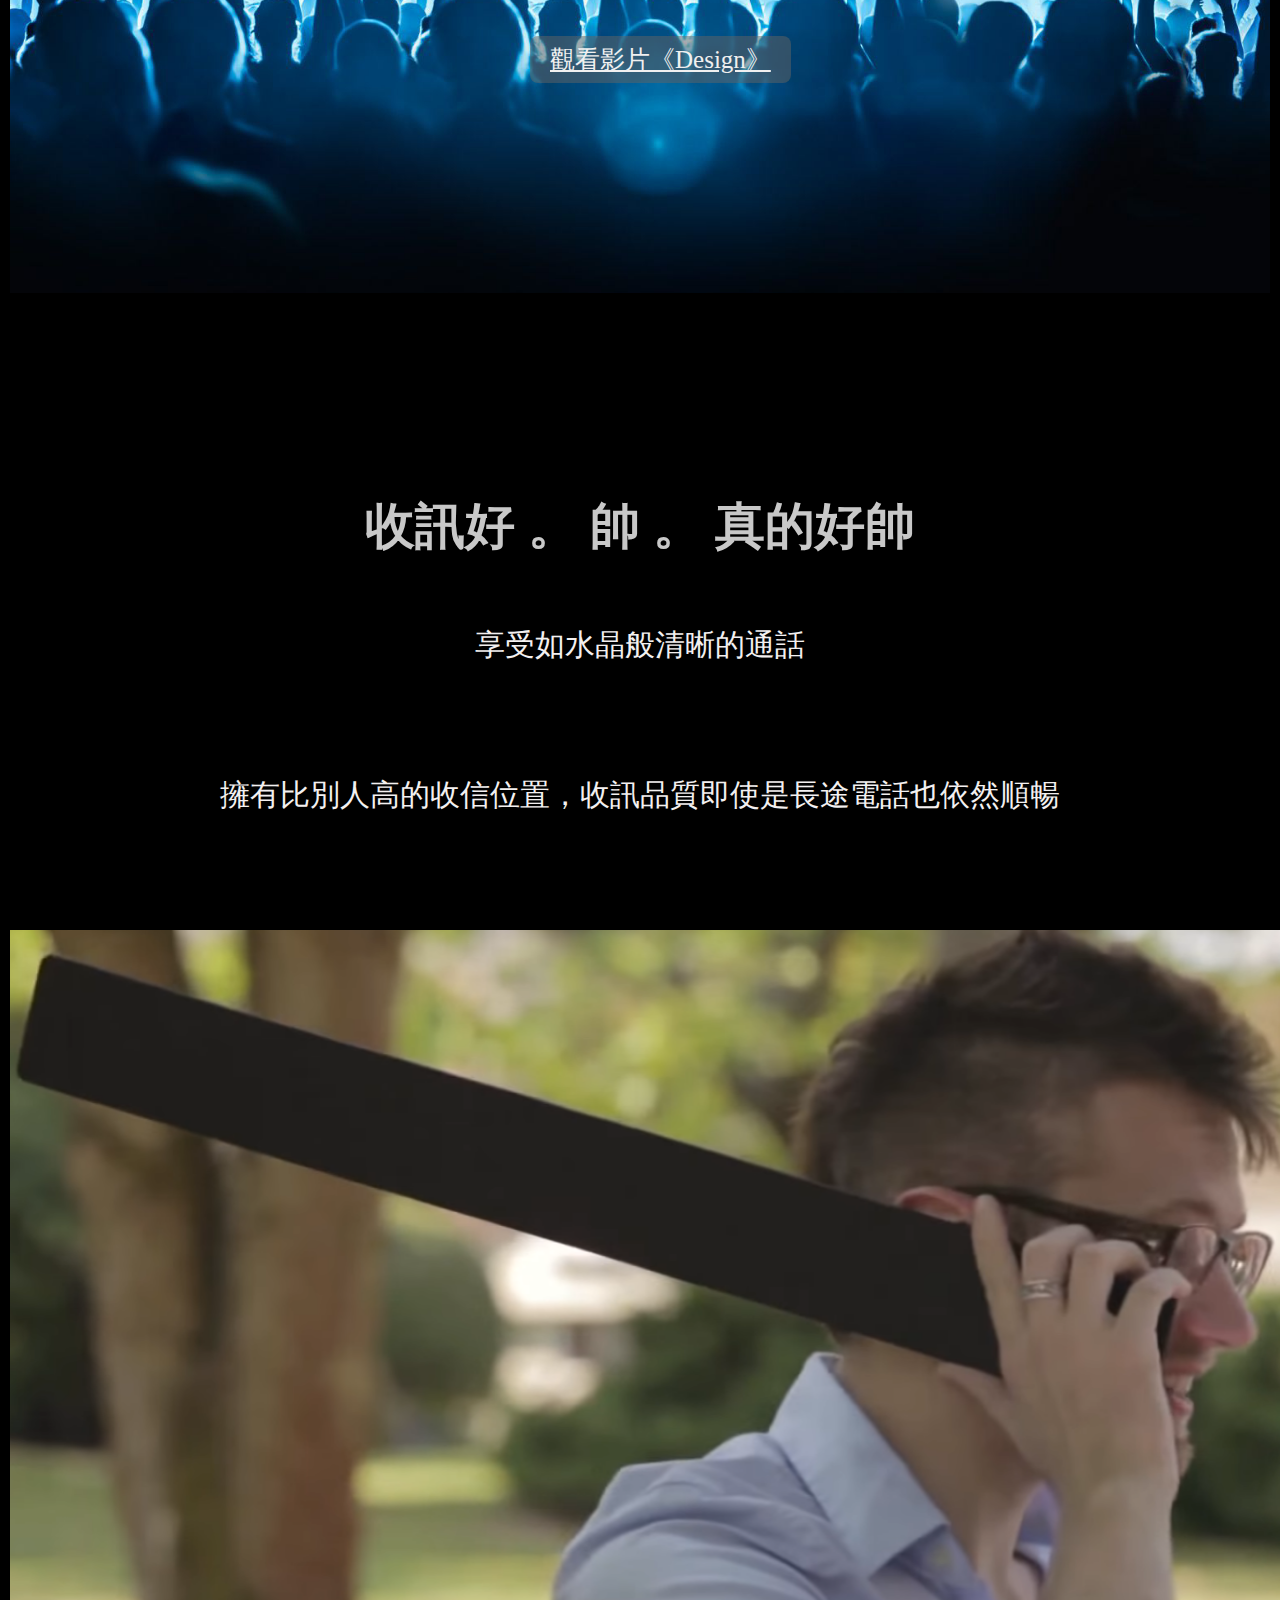
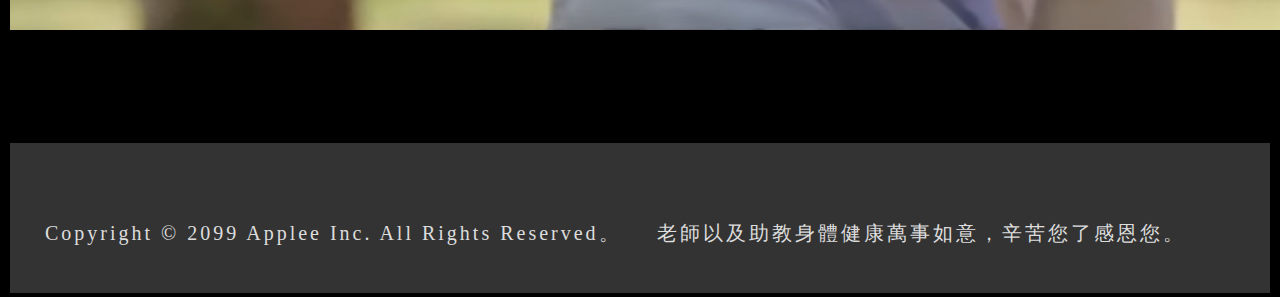
<file: mid-unbox your phone/index.html>
<!DOCTYPE html>
<html>
<head>
  <meta charset="UTF-8">
  <title>APPLE 。 引領時代 。 超越時代</title>
  <link rel="stylesheet" href="style.css">
</head>

<body>
  <header>
    <div class="top">
        <ul>
          <li><a href="https://tjpcjo685.github.io/87/mid-gift/index.html"><img src="img/apple_logo.png" alt="APPLE" /></a></li>
          <li><a href="https://tjpcjo685.github.io/87/Mac/index.html">Mac</a></li>
          <li><a href="https://tjpcjo685.github.io/87/iPad%20Pro/index.html">iPad Pro</a></li>
          <li><a href="https://tjpcjo685.github.io/87/mid-2/index.html">iPhone</a></li>
          <li><a href="https://tjpcjo685.github.io/87/mid-gift/index.html"><img src="img/search.png" alt="search" /></a></li>
        </ul>

  </header>
  <section>

    <div class="space_1">
      <div class="content">
        <h1>iPhone S8</h1>
        <a href="https://tjpcjo685.github.io/87/mid-gift/index.html" class="button">限時預購</a>
      </div>
    </div>

    <div class="space_2">
      <div class="content" style="text-align:center;">
          <h2>Unbox your phone</h2>
      </div>
    </div>

    <div class="space_3">
      <div class="content">
        <div class="content_pro_2" style="text-align:center;">
          <p>為您介紹令人驚豔近乎無邊的曲面顯示</p>
          <p>iPhone S8 全面革命性新設計。突破智慧手機長度限制，挑戰你所認知的大螢幕界定。近乎無邊界的曲面設計，讓螢幕宛如浮在手上，提供身歷其境的絕佳視覺享受。大螢幕小體積；一手掌握的嶄新設計</p>
          <h3>顛覆思維 打破框限</h3>
        </div>
      </div>
    </div>

    <div class="space_4">
        <a href="https://youtu.be/w0XXdqBvosg" class="button_1">觀看影片《Design》</a>
    </div>

    <div class="space_5">
      <div class="content" style="text-align:center;">
        <h4>收訊好 。 帥 。 真的好帥</h4>
        <p>享受如水晶般清晰的通話</p>
        <p>擁有比別人高的收信位置，收訊品質即使是長途電話也依然順暢</p>
        <img src="img/call.png" alt="search" class="call"/>
      </div>
    </div>

  </section>
  <footer>
    <p>Copyright © 2099 Applee Inc. All Rights Reserved。</p>
    <p>老師以及助教身體健康萬事如意，辛苦您了感恩您。</p>
  </footer>
</body>
</html>
</file>
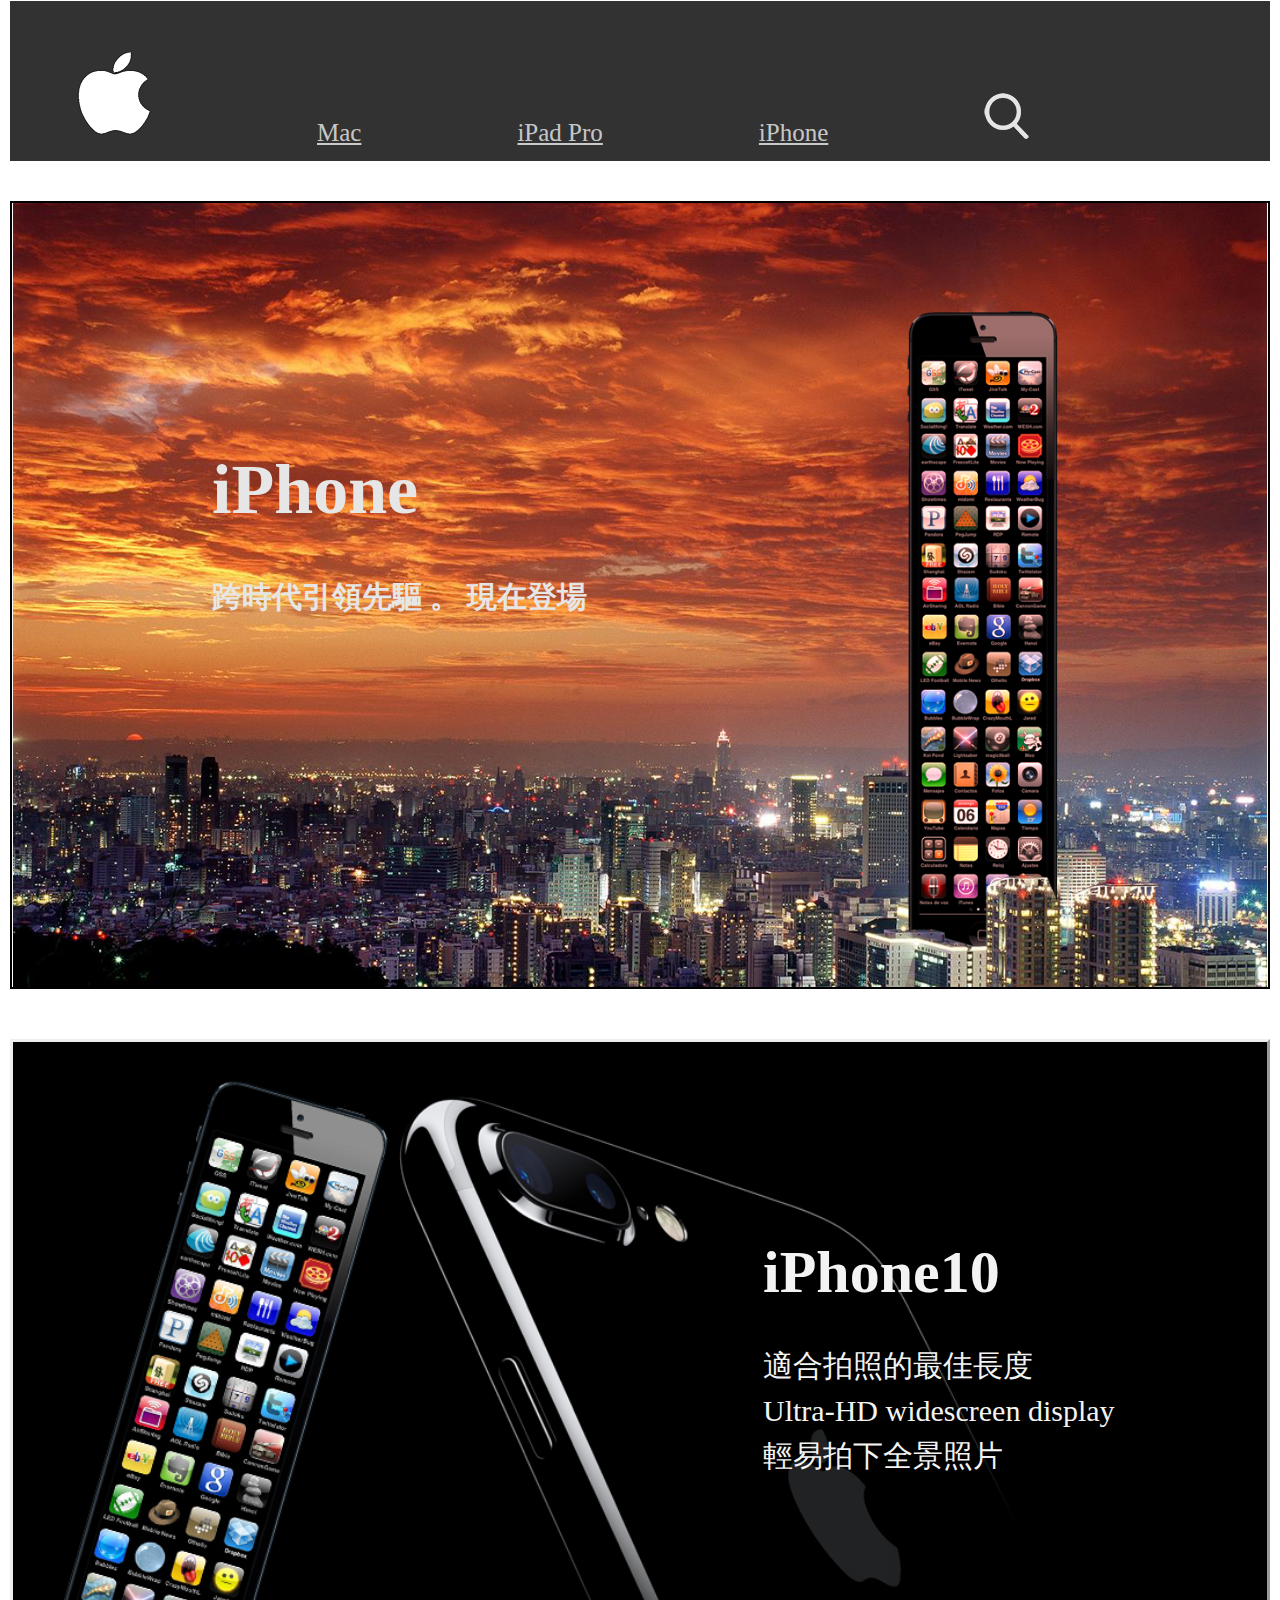
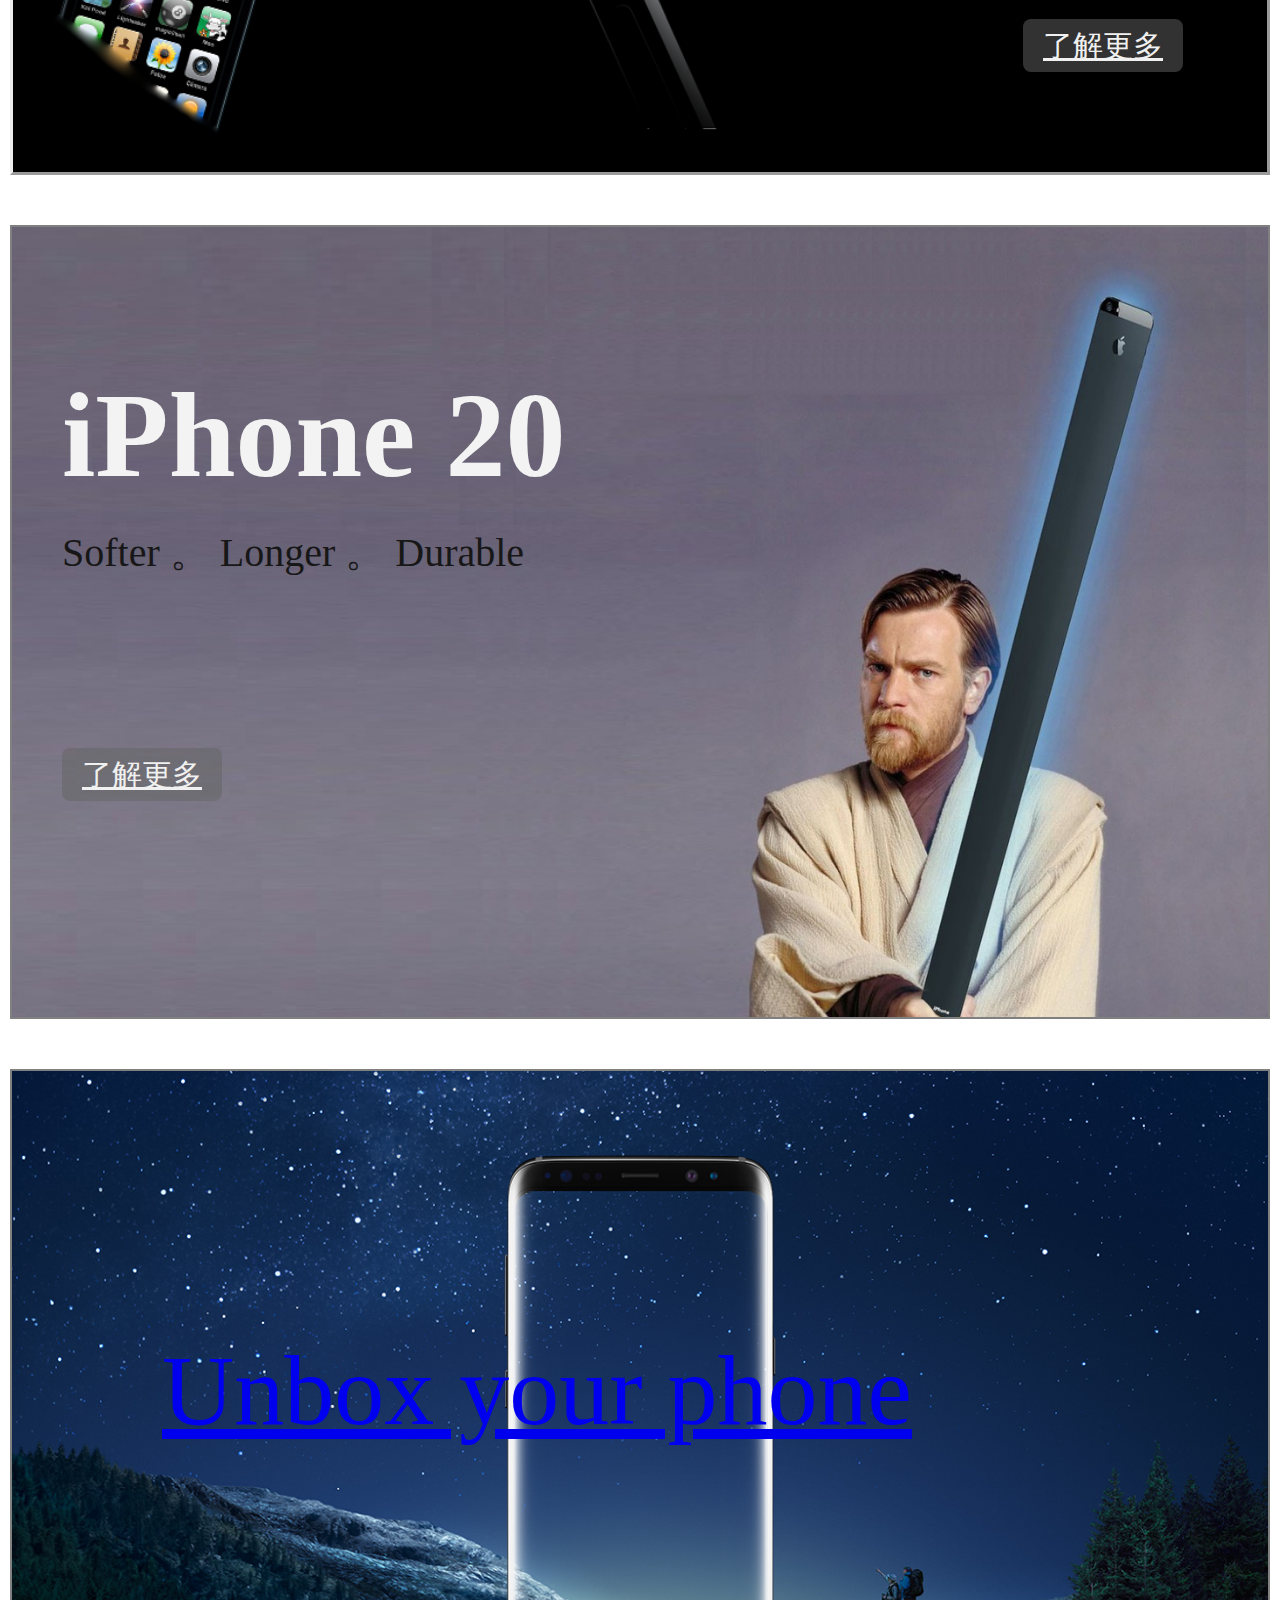
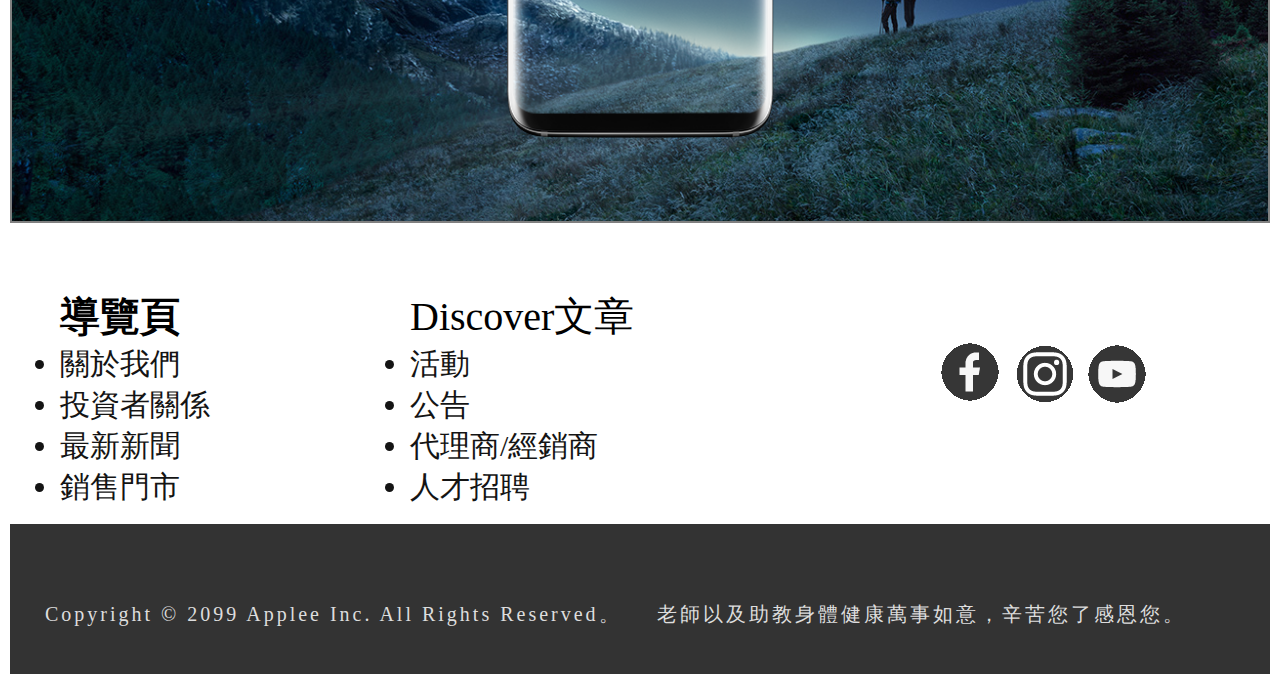
<file: mid/index.html>
<!DOCTYPE html>
<html>
<head>
  <meta charset="UTF-8">
  <title>APPLE 。 引領時代 。 超越時代</title>
  <link rel="stylesheet" href="style.css">
</head>

<body>
  <header>
    <div class="top">
        <ul>
          <li><a href="https://tjpcjo685.github.io/87/mid-gift/index.html"><img src="img/apple_logo.png" alt="APPLE" /></a></li>
          <li><a href="https://tjpcjo685.github.io/87/Mac/index.html">Mac</a></li>
          <li><a href="https://tjpcjo685.github.io/87/iPad%20Pro/index.html">iPad Pro</a></li>
          <li><a href="https://tjpcjo685.github.io/87/mid-2/index.html">iPhone</a></li>
          <li><a href="https://tjpcjo685.github.io/87/mid-gift/index.html"><img src="img/search.png" alt="search" /></a></li>
        </ul>

  </header>
  <section>

    <div class="space_1">
      <div class="content">
        <h1>iPhone</h1>
        <h2>跨時代引領先驅 。 現在登場</h2>
      </div>
    </div>

    <div class="space_2">
      <div class="content">
          <h4>iPhone10</h4>
          <p>適合拍照的最佳長度</p>
          <p>Ultra-HD widescreen display</p>
          <p>輕易拍下全景照片</p>
          <a href="https://tjpcjo685.github.io/87/iPhone10_more/index.html" class="button">了解更多</a>
      </div>
    </div>

    <div class="space_3">
      <div class="content">
        <h5>iPhone 20</h5>
        <div class="content_pro_2">
          <p>Softer 。 Longer 。 Durable</p>
          <a href="https://tjpcjo685.github.io/87/iPhone20_more/index.html" class="button">了解更多</a>
        </div>
      </div>
    </div>

    <div class="space_4">
      <div class="content">
        <a href="https://tjpcjo685.github.io/87/mid-unbox%20your%20phone/index.html">Unbox your phone</a>
      </div>
    </div>

    <div class="space_5">
      <div class="content">
        <div class="ul_1">
          <ul>
            <h6>導覽頁</h6>
            <li>關於我們</li>
            <li>投資者關係</li>
            <li>最新新聞</li>
            <li>銷售門市</li>
          </ul>
        </div>
        <div class="ul_2">
          <ul>
            <h7>Discover文章</h7>
            <li>活動</li>
            <li>公告</li>
            <li>代理商/經銷商</li>
            <li>人才招聘</li>
          </ul>
        </div>
        <div class="ul_3">
          <ul>
            <li><a href="https://www.facebook.com"><img src="img/f.png" alt="Facebook" /></a></li>
            <li><a href="https://www.instagram.com"><img src="img/in.png" alt="Insagram" /></a></li>
            <li><a href="https://www.youtube.com"><img src="img/yo.png" alt="Youtube" /></a></li>
          </ul>
        </div>
      </div>
    </div>
  </section>
  <footer>
    <p>Copyright © 2099 Applee Inc. All Rights Reserved。</p>
    <p>老師以及助教身體健康萬事如意，辛苦您了感恩您。</p>
  </footer>
</body>
</html>
</file>
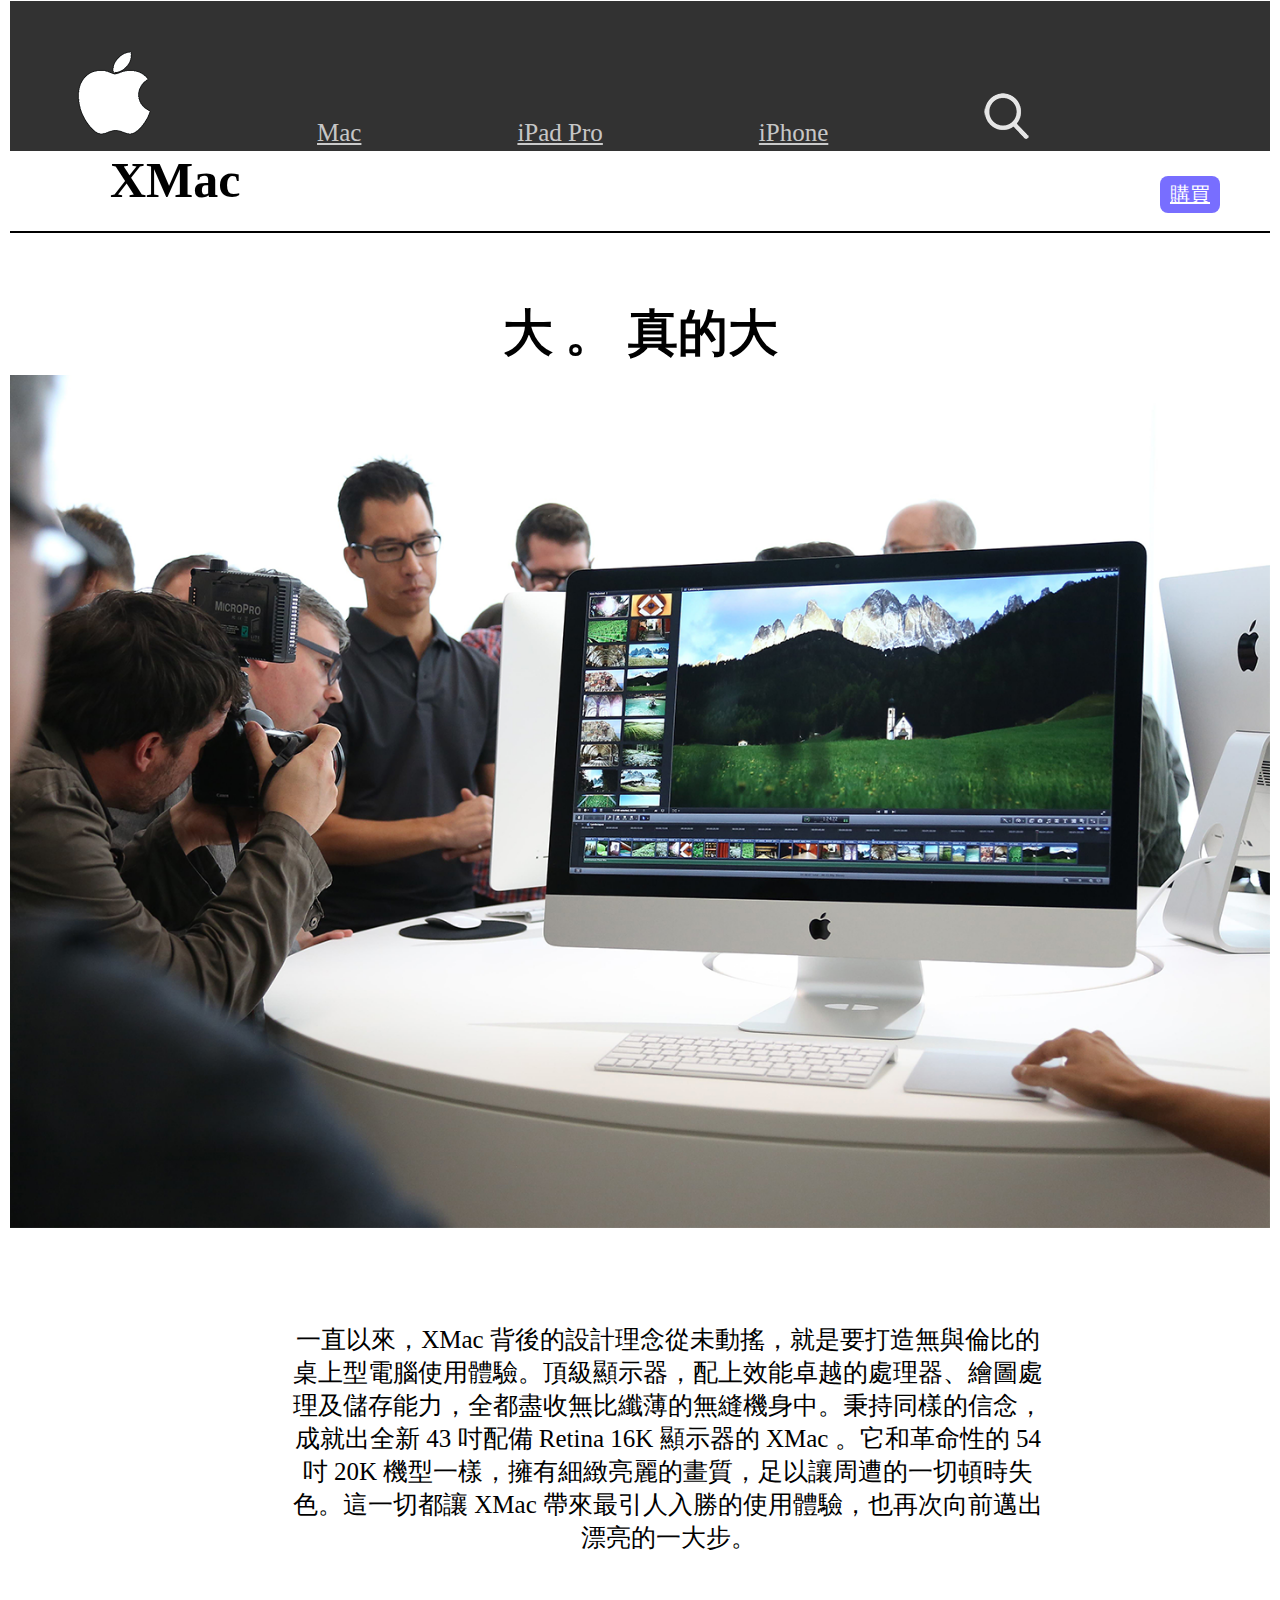
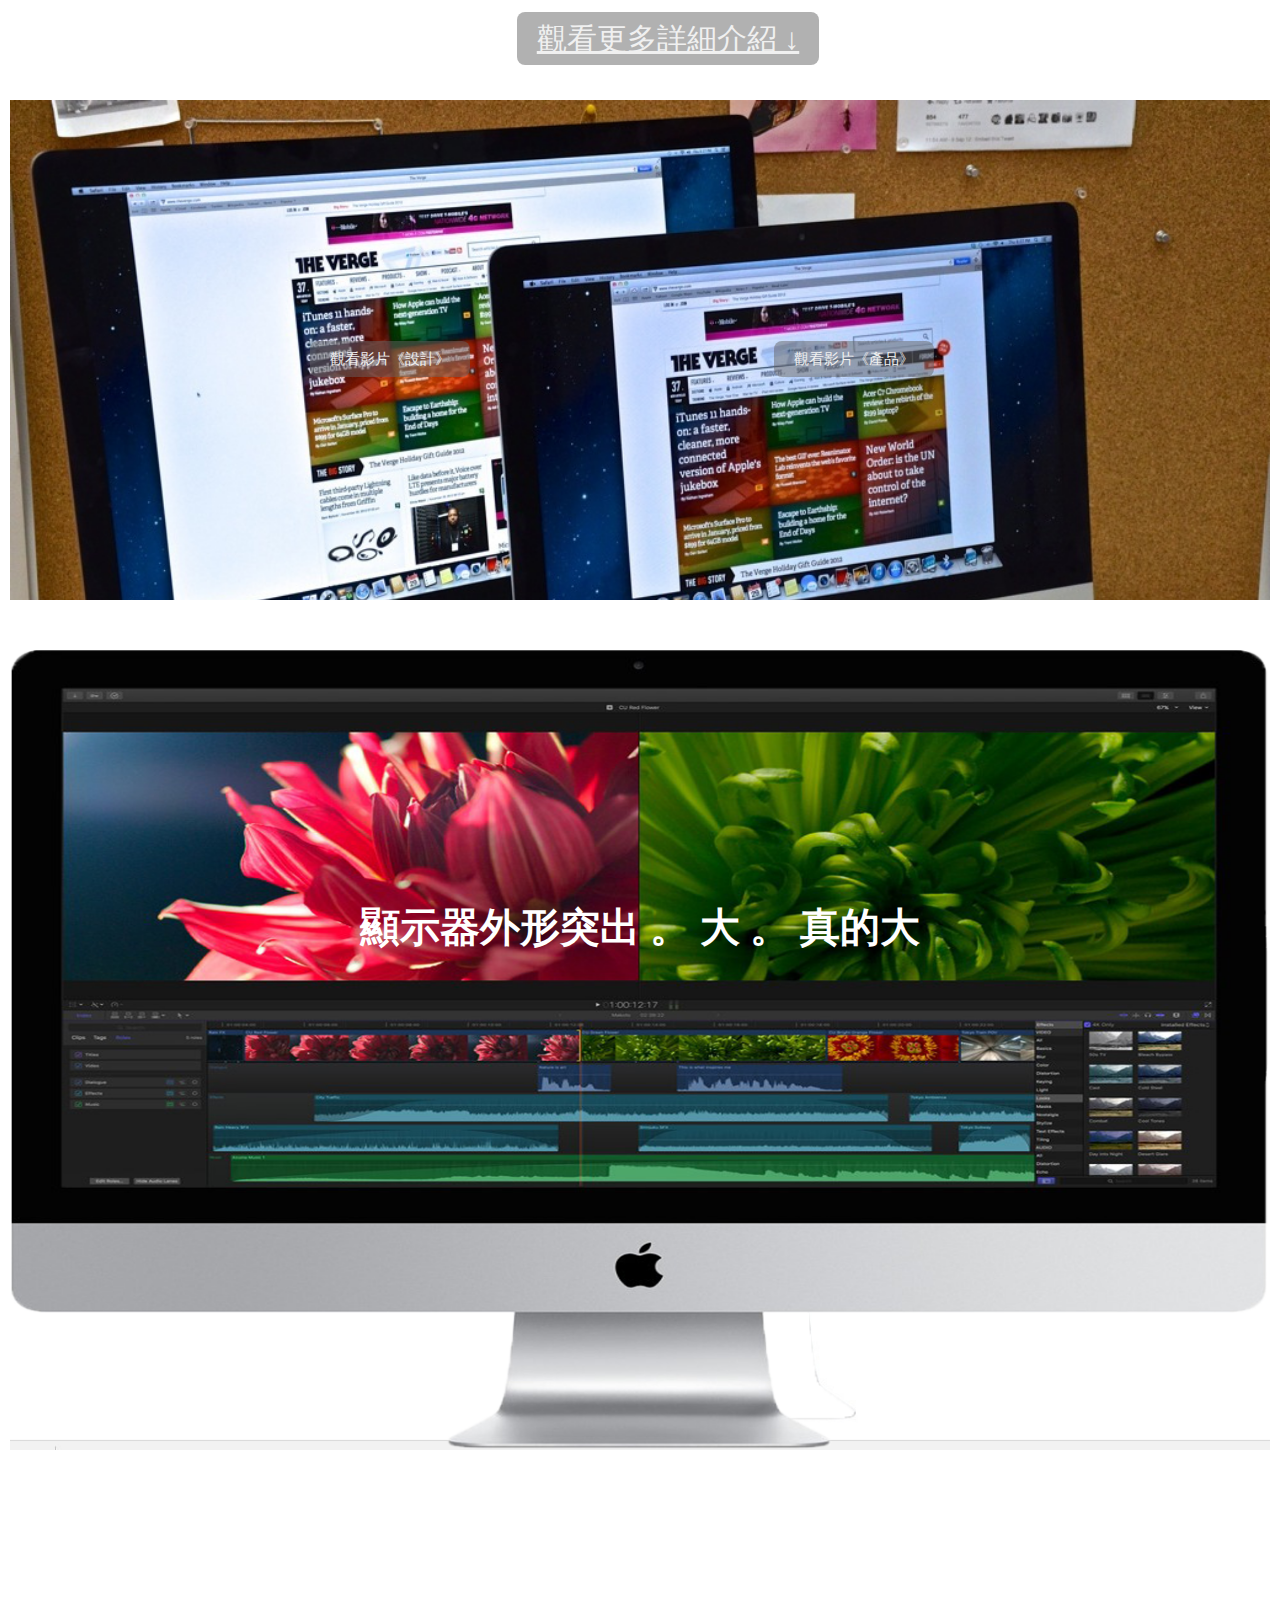
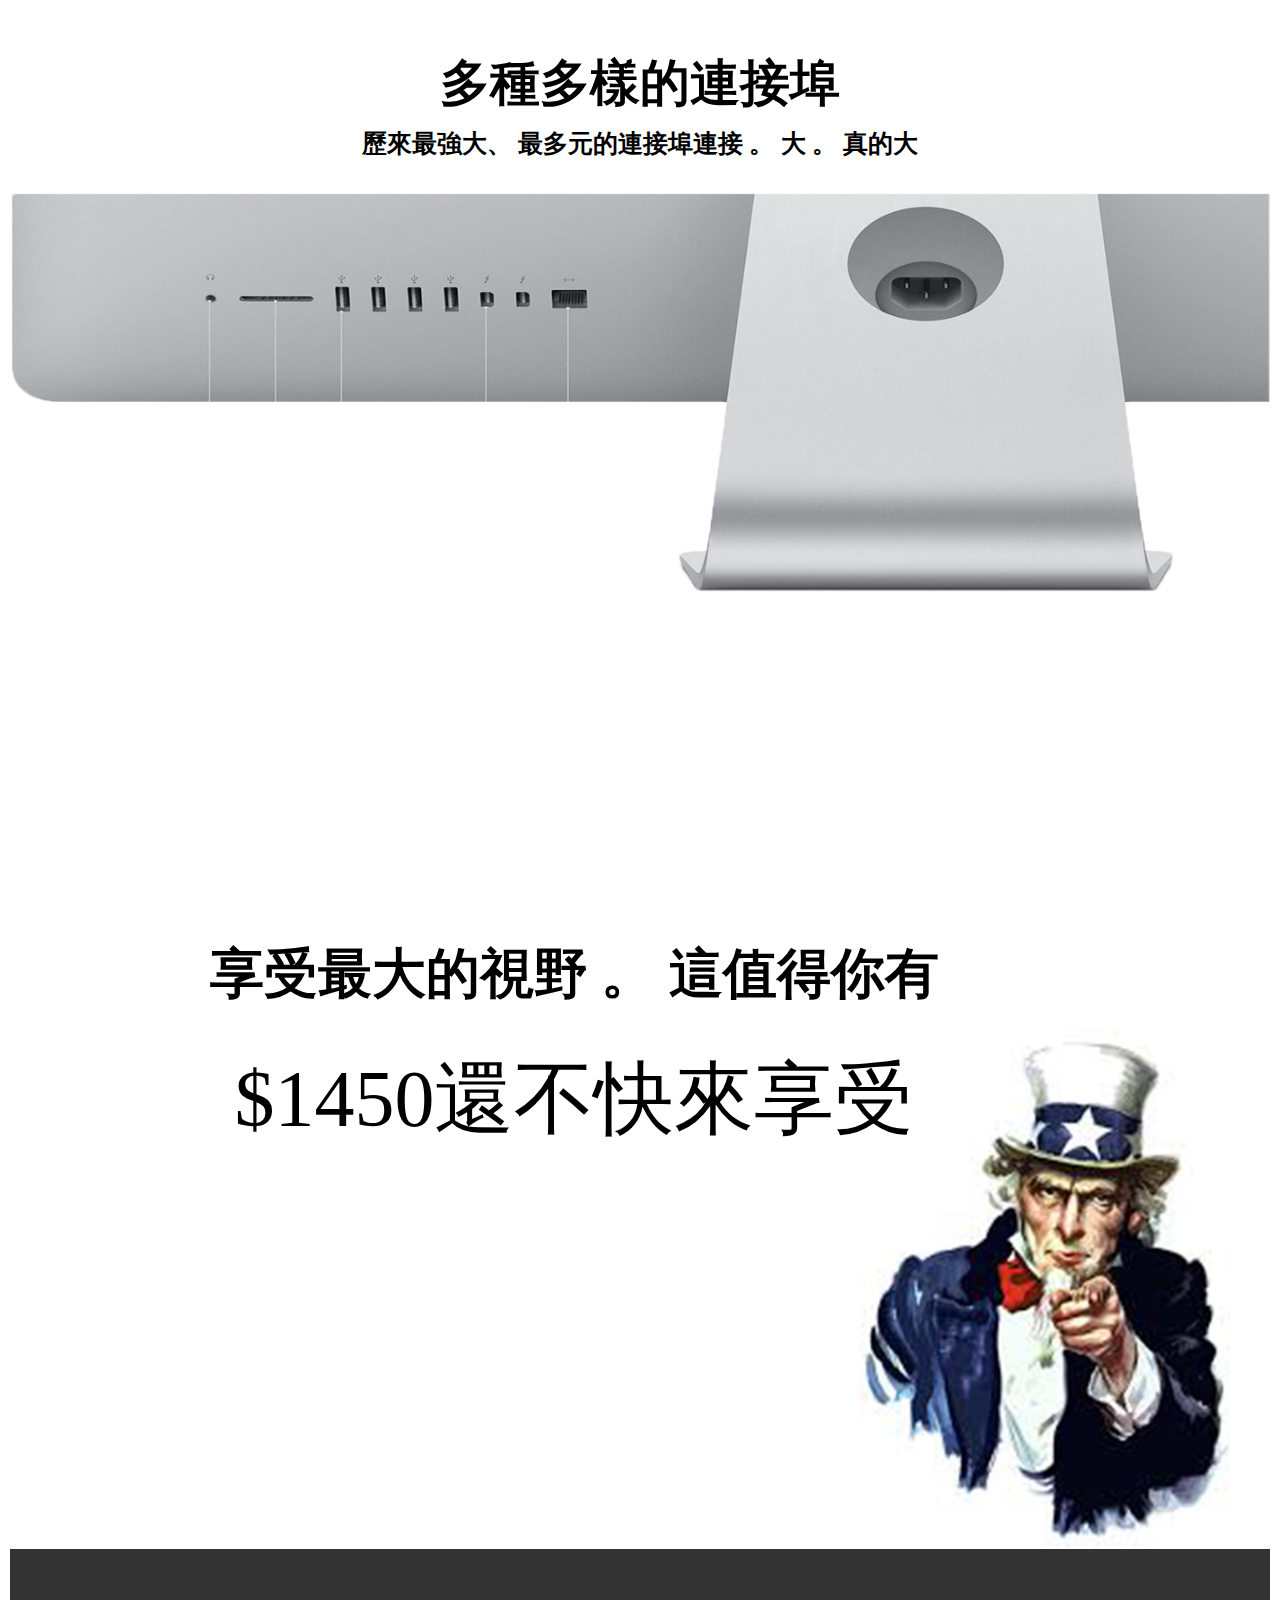
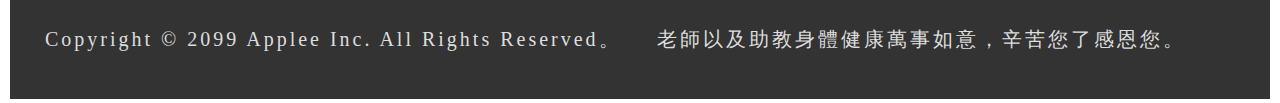
<file: XMac/index.html>
<!DOCTYPE html>
<html>
<head>
  <meta charset="UTF-8">
  <title>Macbook 。 引領時代 。 超越時代</title>
  <link rel="stylesheet" href="style.css">
</head>

<body>
  <header>
    <div class="top">
        <ul>
          <li><a href="https://tjpcjo685.github.io/87/mid-gift/index.html"><img src="img/apple_logo.png" alt="APPLE" /></a></li>
          <li><a href="https://tjpcjo685.github.io/87/Mac/index.html">Mac</a></li>
          <li><a href="https://tjpcjo685.github.io/87/iPad%20Pro/index.html">iPad Pro</a></li>
          <li><a href="https://tjpcjo685.github.io/87/mid-2/index.html">iPhone</a></li>
          <li><a href="https://tjpcjo685.github.io/87/mid-gift/index.html"><img src="img/search.png" alt="search" /></a></li>
        </ul>

  </header>
  <section>

    <div class="space_1">
      <div class="content">
        <h1>XMac</h1>
        <a href="https://tjpcjo685.github.io/87/mid-gift/index.html" class="button"> 購買</a>
      </div>
    </div>

    <div class="space_2">
      <div class="content" style="text-align:center;">
          <h2>大 。 真的大</h2>
        <img src ="img/3.png"/ width = "100%" height="100%" class = "one">
      </div>
    </div>

    <div class="space_3">
      <div class="content">
        <div class="content_pro_2" style="text-align:center;">
          <p>一直以來，XMac 背後的設計理念從未動搖，就是要打造無與倫比的桌上型電腦使用體驗。頂級顯示器，配上效能卓越的處理器、繪圖處理及儲存能力，全都盡收無比纖薄的無縫機身中。秉持同樣的信念，成就出全新 43 吋配備 Retina 16K 顯示器的 XMac 。它和革命性的 54 吋 20K 機型一樣，擁有細緻亮麗的畫質，足以讓周遭的一切頓時失色。這一切都讓 XMac 帶來最引人入勝的使用體驗，也再次向前邁出漂亮的一大步。</p>
          <a href="https://tjpcjo685.github.io/87/mid-gift/index.html" class="button">觀看更多詳細介紹 ↓</a>
        </div>
      </div>
    </div>

    <div class="space_4">
<a herf="#" class="button_1">觀看影片《設計》</a>
<a herf="#" class="button_2">觀看影片《產品》</a>
      </div>
    </div>

<div class="space_5">
  <div class="content" style="text-align:center;">
    <h3>顯示器外形突出 。 大 。 真的大</h3>
  </div>
</div>

<div class = "space_6">
  <div class="content" style="text-align:center;">
    <h4>多種多樣的連接埠</h4>
      <h5>歷來最強大、 最多元的連接埠連接   。 大 。 真的大</h5>
      <img src="img/XB1.png"/ width="100%" height="100%">
  </section>

<div class = "space_7">
  <div class="content" style="text-align:center;">
  <h6>享受最大的視野 。 這值得你有</h6>
  <p>$1450還不快來享受</p>
</div>
</div>

  <footer>
    <p>Copyright © 2099 Applee Inc. All Rights Reserved。</p>
    <p>老師以及助教身體健康萬事如意，辛苦您了感恩您。</p>
  </footer>
</body>
</html>
</file>
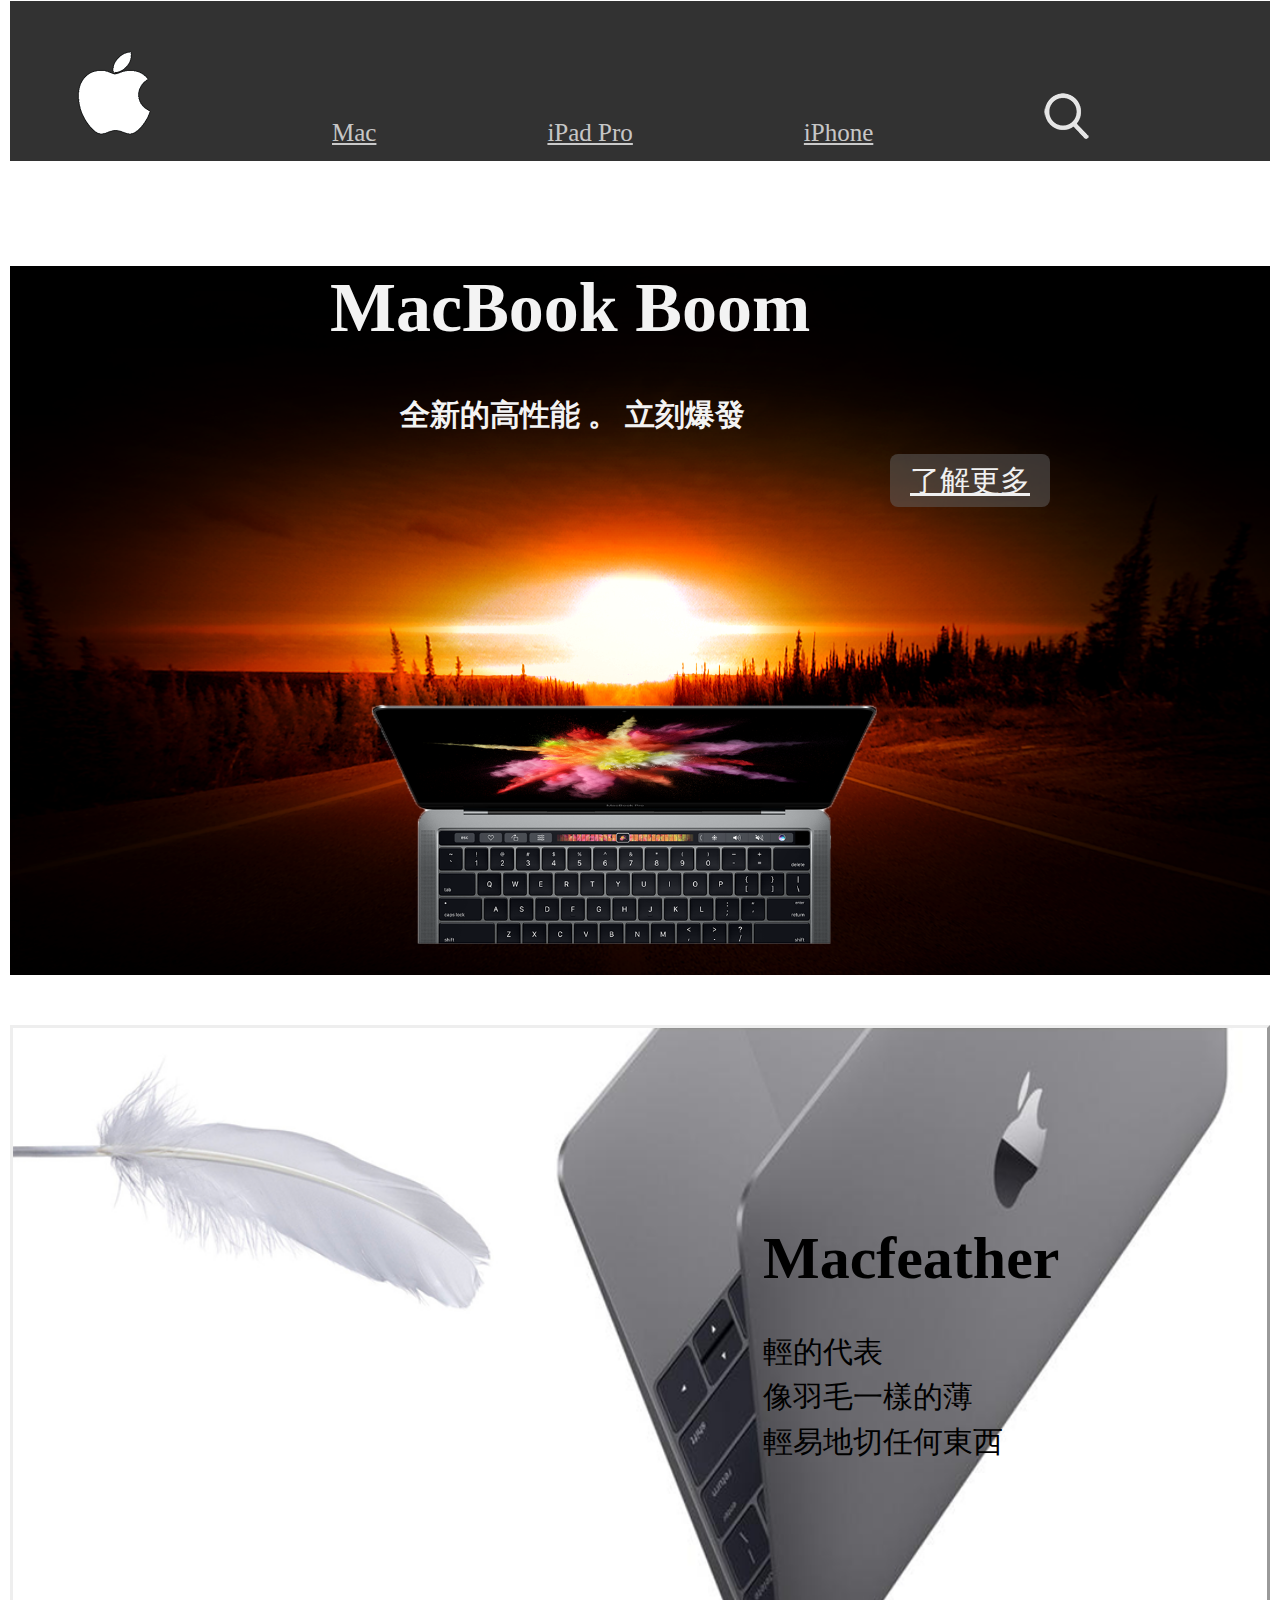
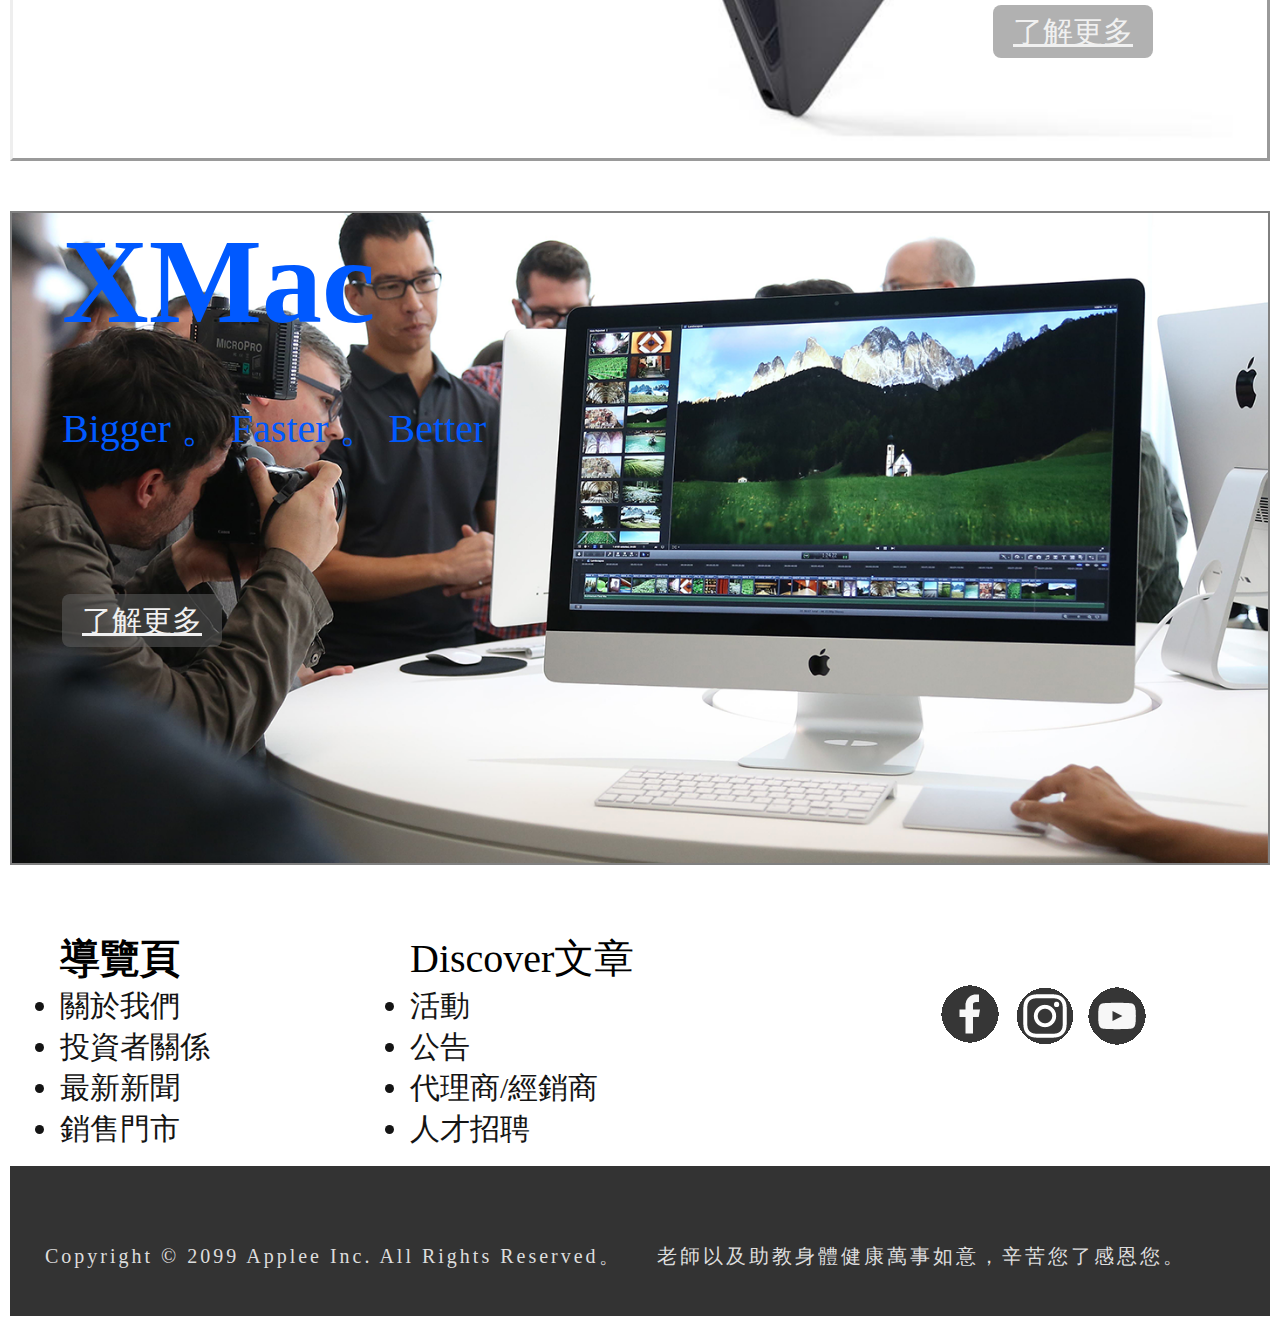
<file: midHK/Mac/index.html>
<!DOCTYPE html>
<html>
<head>
  <meta charset="UTF-8">
  <title>Mac。 引領時代 。 超越時代</title>
  <link rel="stylesheet" href="style.css">
</head>

<body>
  <header>
    <div class="top">
        <ul>
          <li><a href="https://tjpcjo685.github.io/midterm/mid-gift/index.html"><img src="img/apple_logo.png" alt="APPLE" /></a></li>
          <li><a href="Mac.html">Mac</a></li>
          <li><a href="https://tjpcjo685.github.io/midterm/iPad%20Pro/index.html">iPad Pro</a></li>
          <li><a href="https://tjpcjo685.github.io/midterm/mid-unbox%20your%20phone/index.html">iPhone</a></li>
          <li><a href="https://tjpcjo685.github.io/midterm/mid-gift/index.html"><img src="img/search.png" alt="search" /></a></li>
        </ul>

  </header>
  <section>

    <div class="space_1">
      <div class="content">
        <h1>MacBook Boom</h1>
        <h2>全新的高性能 。 立刻爆發</h2>
        <a href="Macbook-boom.html" class="button">了解更多</a>
      </div>
    </div>

    <div class="space_2">
      <div class="content">
          <h4>Macfeather</h4>
          <p>輕的代表</p>
          <p>像羽毛一樣的薄</p>
          <p>輕易地切任何東西</p>
          <a href="Macfeather.html" class="button">了解更多</a>
      </div>
    </div>

    <div class="space_3">
      <div class="content">
        <h5>XMac</h5>
        <div class="content_pro_2">
          <p>Bigger 。 Faster 。 Better</p>
          <a href="XMac.html" class="button">了解更多</a>
        </div>
      </div>
    </div>

    <div class="space_5">
      <div class="content">
        <div class="ul_1">
          <ul>
            <h6>導覽頁</h6>
            <li>關於我們</li>
            <li>投資者關係</li>
            <li>最新新聞</li>
            <li>銷售門市</li>
          </ul>
        </div>
        <div class="ul_2">
          <ul>
            <h7>Discover文章</h7>
            <li>活動</li>
            <li>公告</li>
            <li>代理商/經銷商</li>
            <li>人才招聘</li>
          </ul>
        </div>
        <div class="ul_3">
          <ul>
            <li><a href="https://www.facebook.com"><img src="img/f.png" alt="Facebook" /></a></li>
            <li><a href="https://www.instagram.com"><img src="img/in.png" alt="Insagram" /></a></li>
            <li><a href="https://www.youtube.com"><img src="img/yo.png" alt="Youtube" /></a></li>
          </ul>
        </div>
      </div>
    </div>
  </section>
  <footer>
    <p>Copyright © 2099 Applee Inc. All Rights Reserved。</p>
    <p>老師以及助教身體健康萬事如意，辛苦您了感恩您。</p>
  </footer>
</body>
</html>
</file>
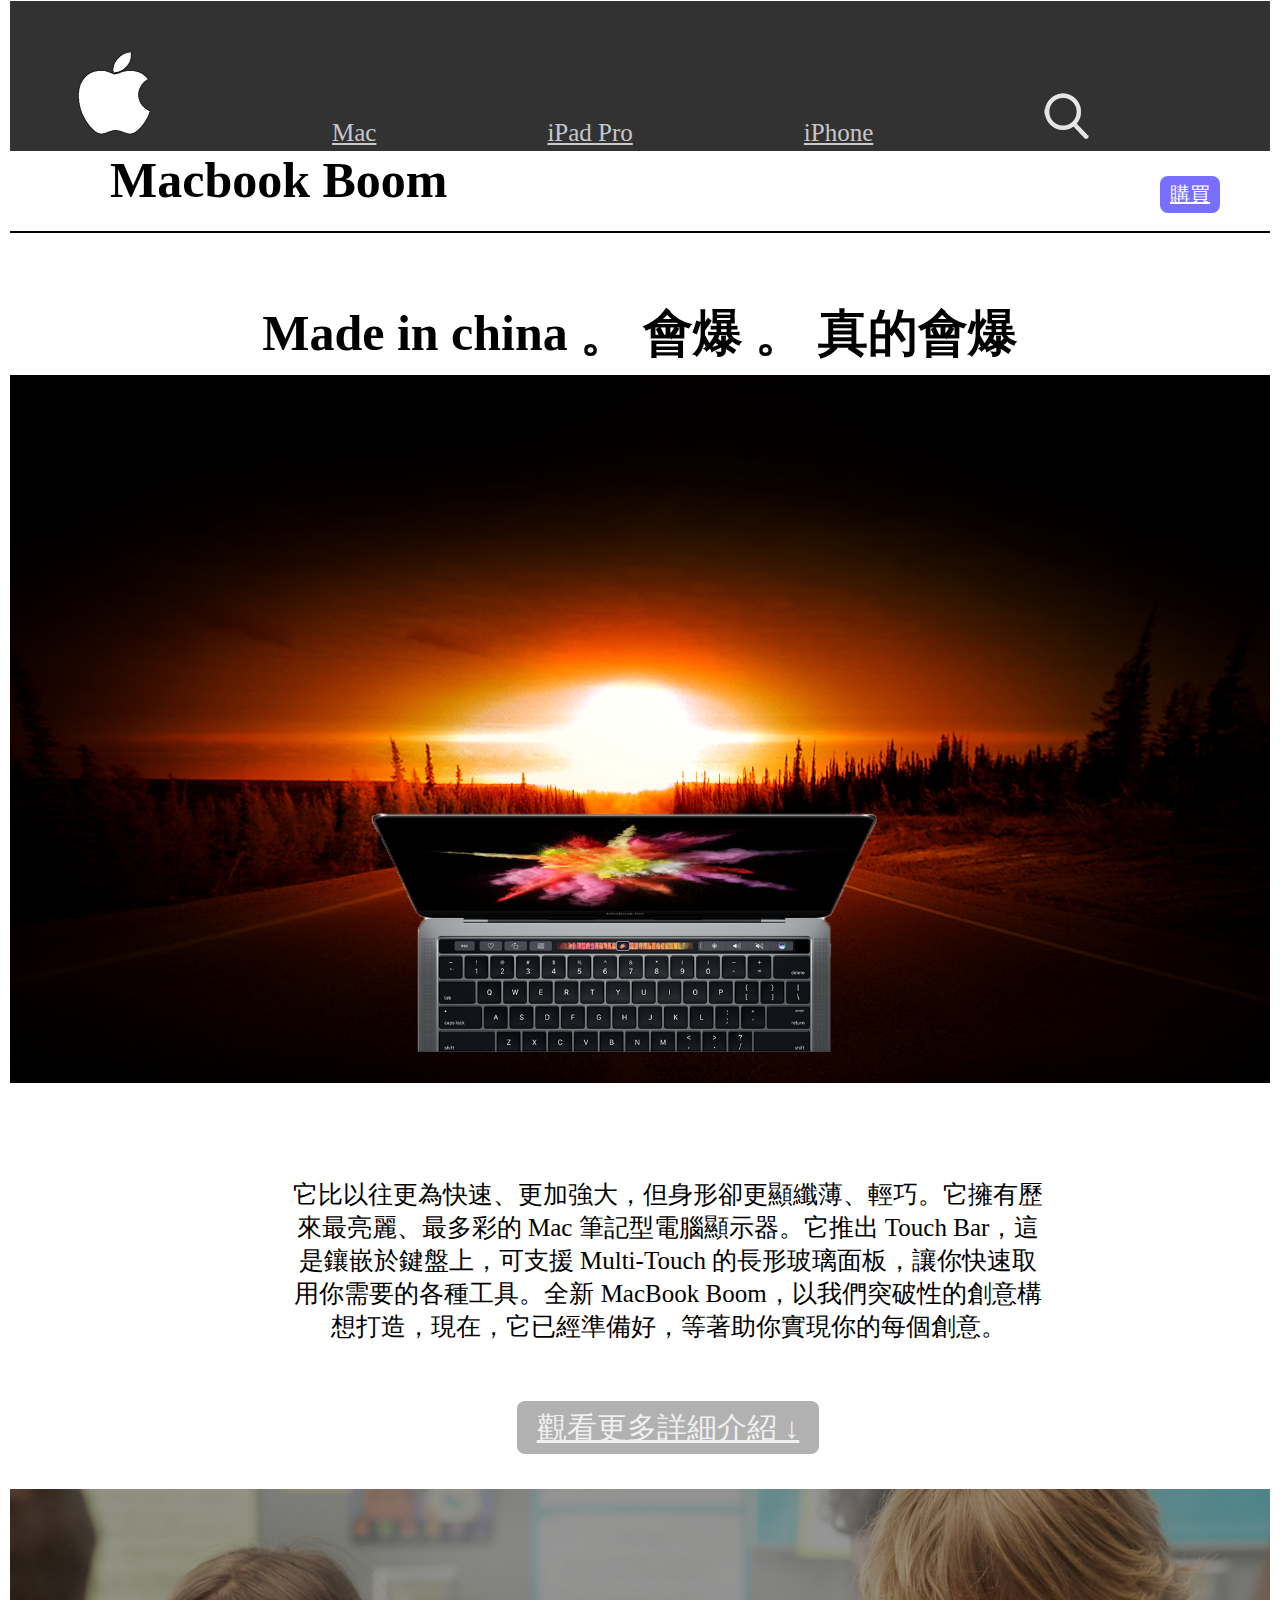
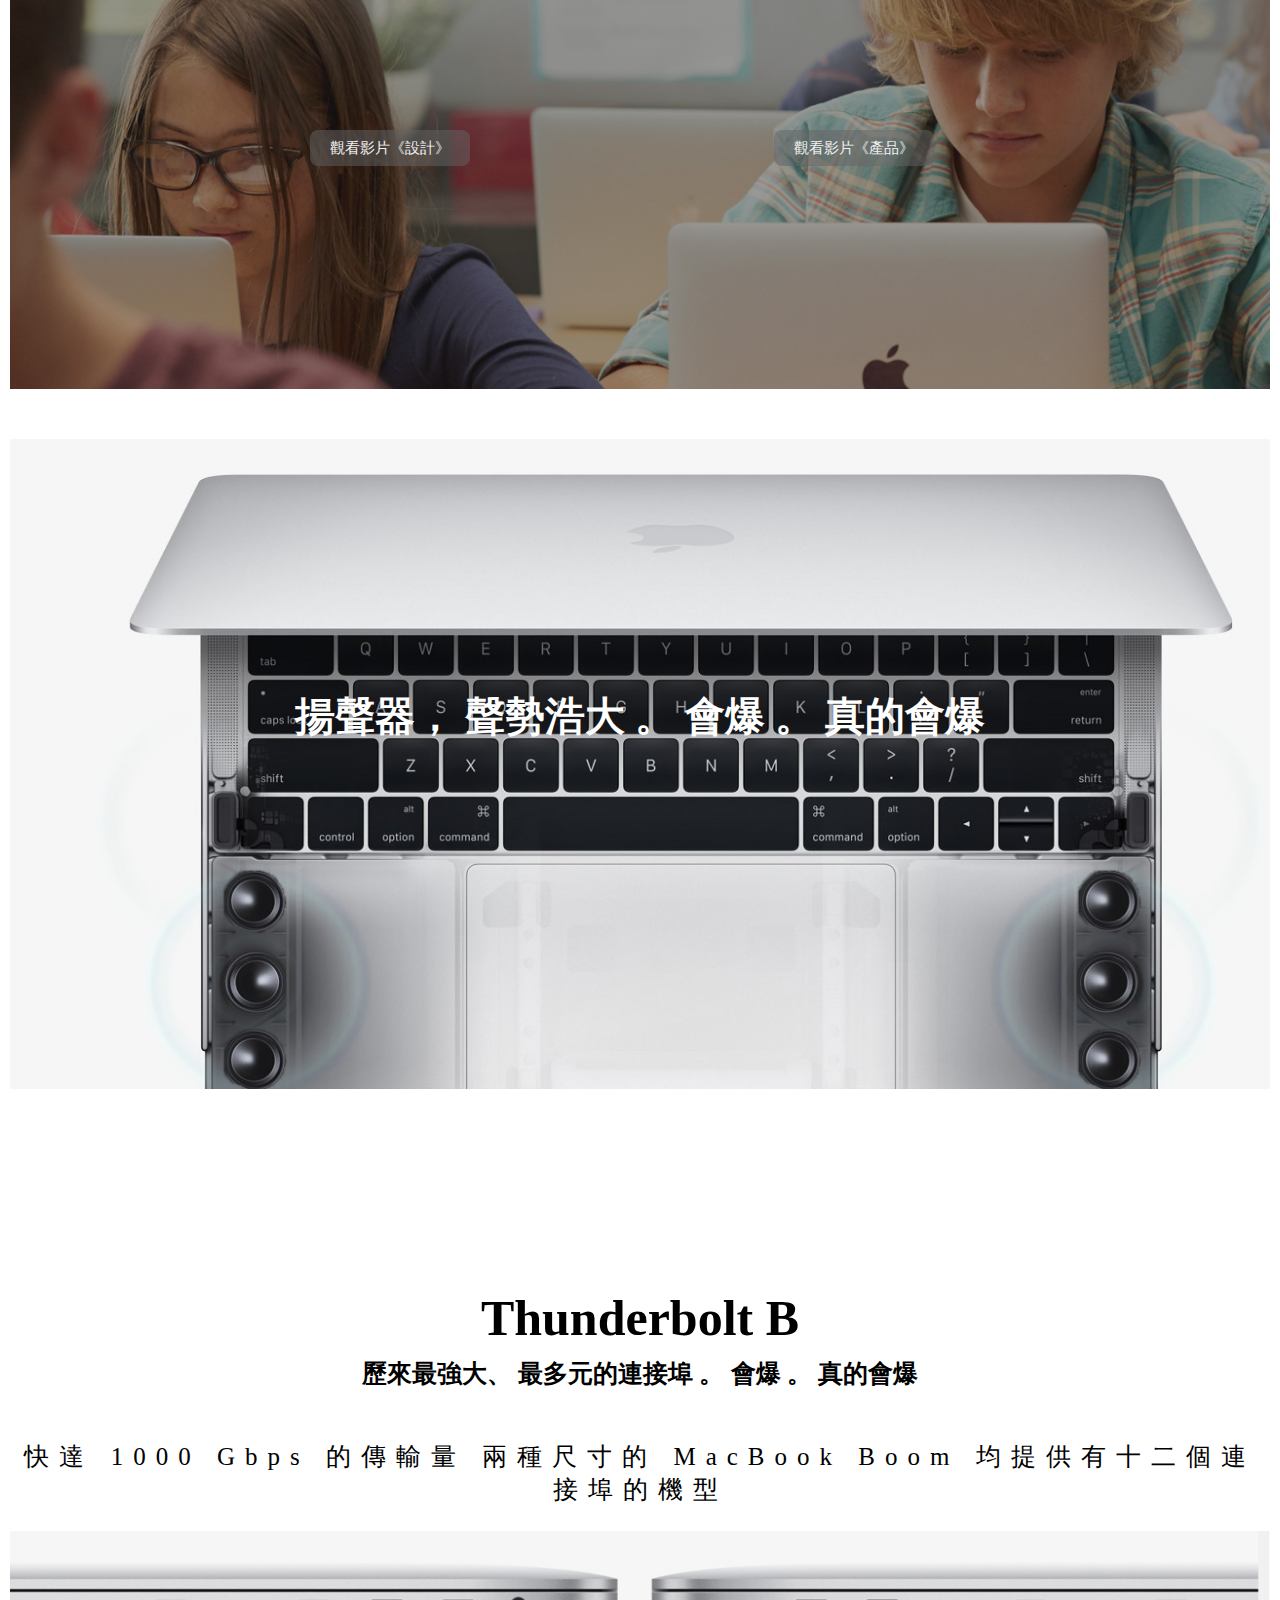
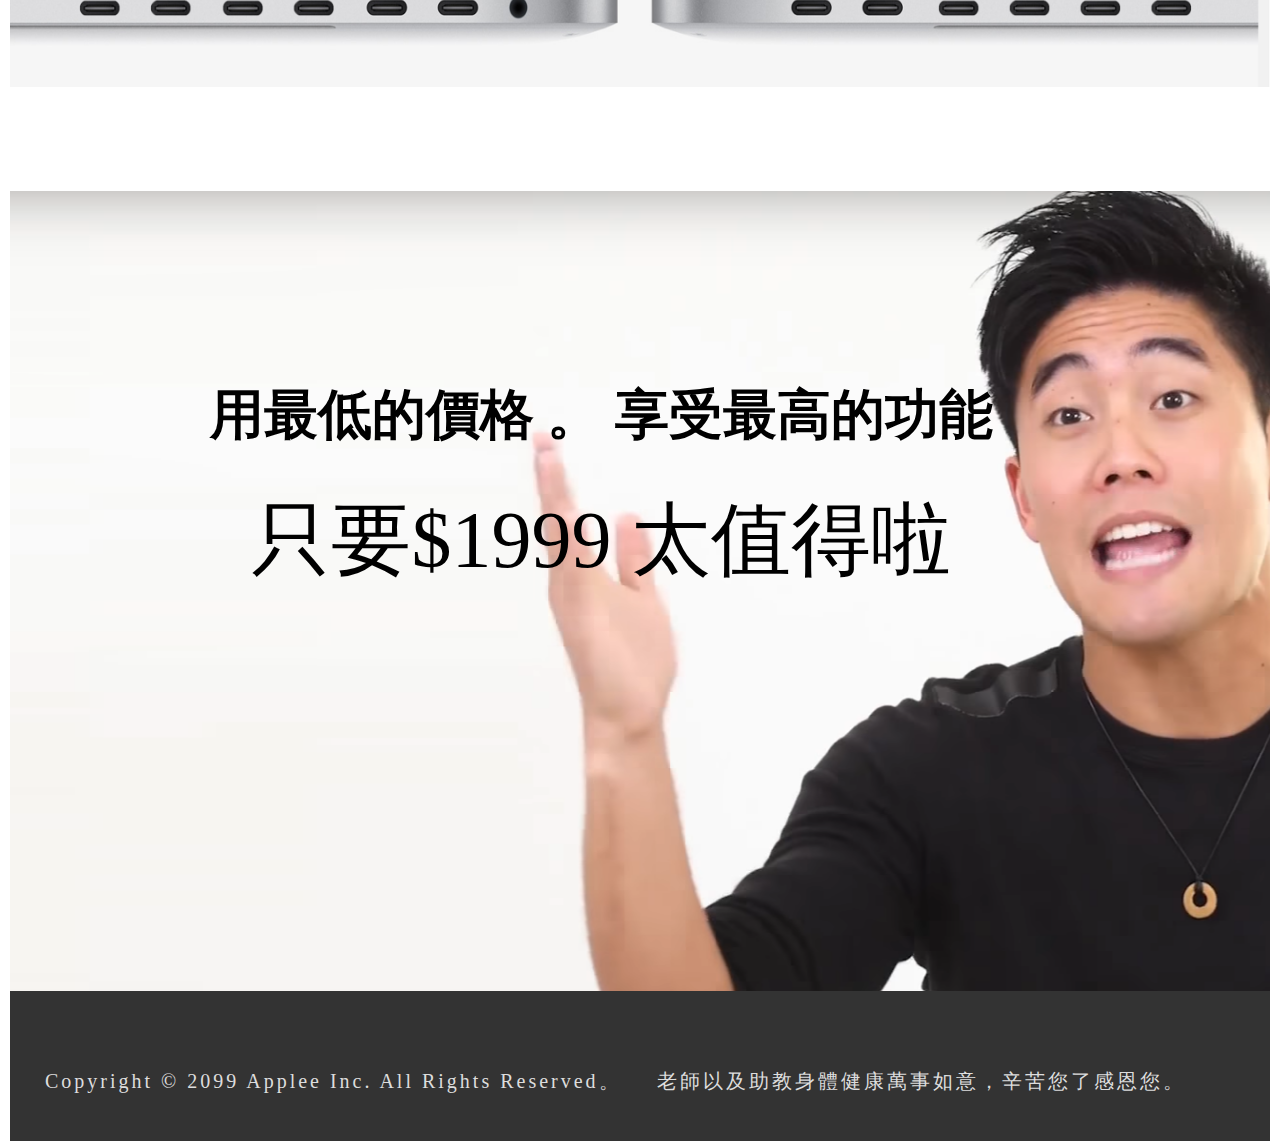
<file: midHK/Macbook_boom/index.html>
<!DOCTYPE html>
<html>
<head>
  <meta charset="UTF-8">
  <title>Macbook 。 引領時代 。 超越時代</title>
  <link rel="stylesheet" href="style.css">
</head>

<body>
  <header>
    <div class="top">
        <ul>
          <li><a href="https://tjpcjo685.github.io/midterm/mid-gift/index.html"><img src="img/apple_logo.png" alt="APPLE" /></a></li>
          <li><a href="Mac.html">Mac</a></li>
          <li><a href="https://tjpcjo685.github.io/midterm/iPad%20Pro/index.html">iPad Pro</a></li>
          <li><a href="https://tjpcjo685.github.io/midterm/mid-unbox%20your%20phone/index.html">iPhone</a></li>
          <li><a href="https://tjpcjo685.github.io/midterm/mid-gift/index.html"><img src="img/search.png" alt="search" /></a></li>
        </ul>

  </header>
  <section>

    <div class="space_1">
      <div class="content">
        <h1>Macbook Boom</h1>
        <a href="https://tjpcjo685.github.io/midterm/mid-gift/index.html" class="button"> 購買</a>
      </div>
    </div>

    <div class="space_2">
      <div class="content" style="text-align:center;">
          <h2>Made in china 。 會爆 。 真的會爆</h2>
        <img src ="img/macback.png"/ width = "100%" height="100%" class = "one">
      </div>
    </div>

    <div class="space_3">
      <div class="content">
        <div class="content_pro_2" style="text-align:center;">
          <p>它比以往更為快速、更加強大，但身形卻更顯纖薄、輕巧。它擁有歷來最亮麗、最多彩的 Mac 筆記型電腦顯示器。它推出 Touch Bar，這是鑲嵌於鍵盤上，可支援 Multi-Touch 的長形玻璃面板，讓你快速取用你需要的各種工具。全新 MacBook Boom，以我們突破性的創意構想打造，現在，它已經準備好，等著助你實現你的每個創意。</p>
          <a href="#" class="button">觀看更多詳細介紹 ↓</a>
        </div>
      </div>
    </div>

    <div class="space_4">
<a herf="#" class="button_1">觀看影片《設計》</a>
<a herf="#" class="button_2">觀看影片《產品》</a>
      </div>
    </div>

<div class="space_5">
  <div class="content" style="text-align:center;">
    <h3>揚聲器， 聲勢浩大 。 會爆 。 真的會爆</h3>
  </div>
</div>

<div class = "space_6">
  <div class="content" style="text-align:center;">
    <h4>Thunderbolt B</h4>
      <h5>歷來最強大、 最多元的連接埠 。 會爆 。 真的會爆</h5>
      <p>快達 1000 Gbps 的傳輸量 兩種尺寸的 MacBook Boom 均提供有十二個連接埠的機型</p>
      <img src="img/TB1.png"/ width="100%" height="100%">
  </section>

<div class = "space_7">
  <div class="content" style="text-align:center;">
  <h6>用最低的價格 。 享受最高的功能</h6>
  <p>只要$1999 太值得啦</p>
</div>
</div>

  <footer>
    <p>Copyright © 2099 Applee Inc. All Rights Reserved。</p>
    <p>老師以及助教身體健康萬事如意，辛苦您了感恩您。</p>
  </footer>
</body>
</html>
</file>
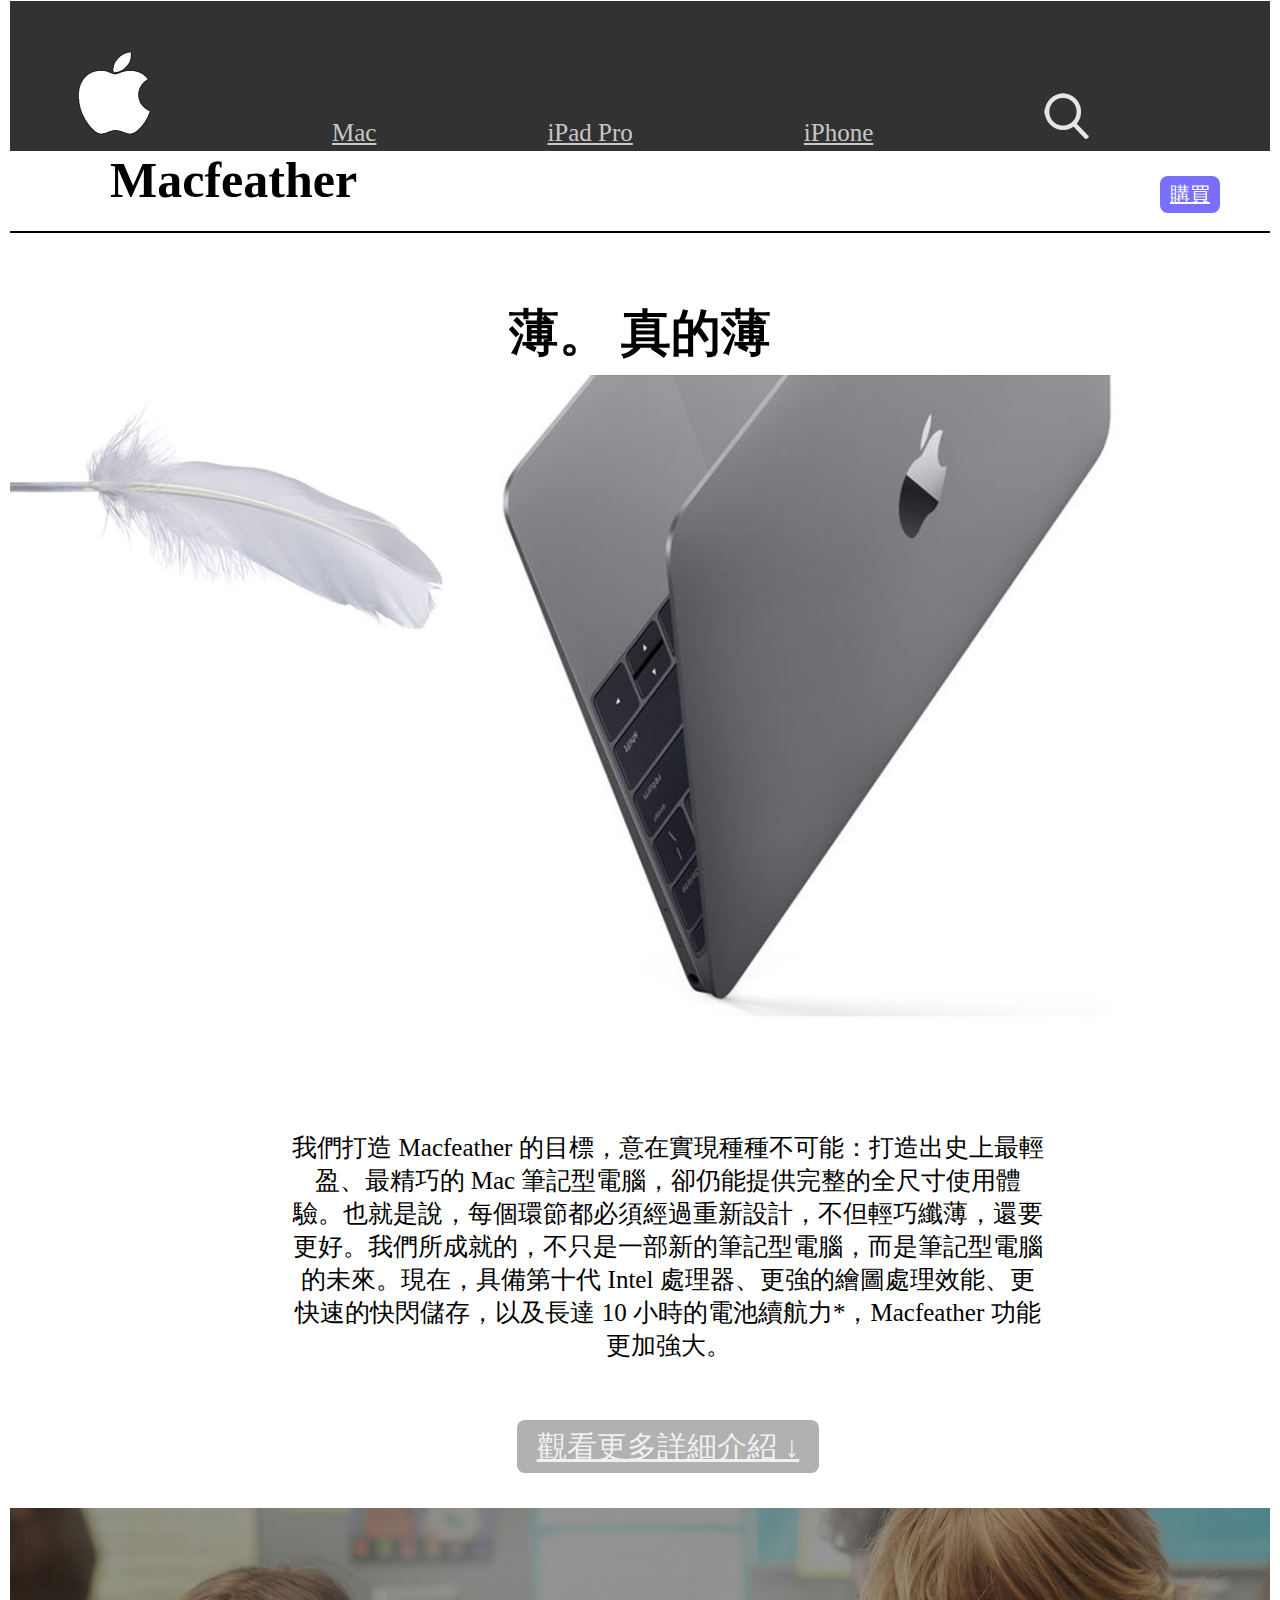
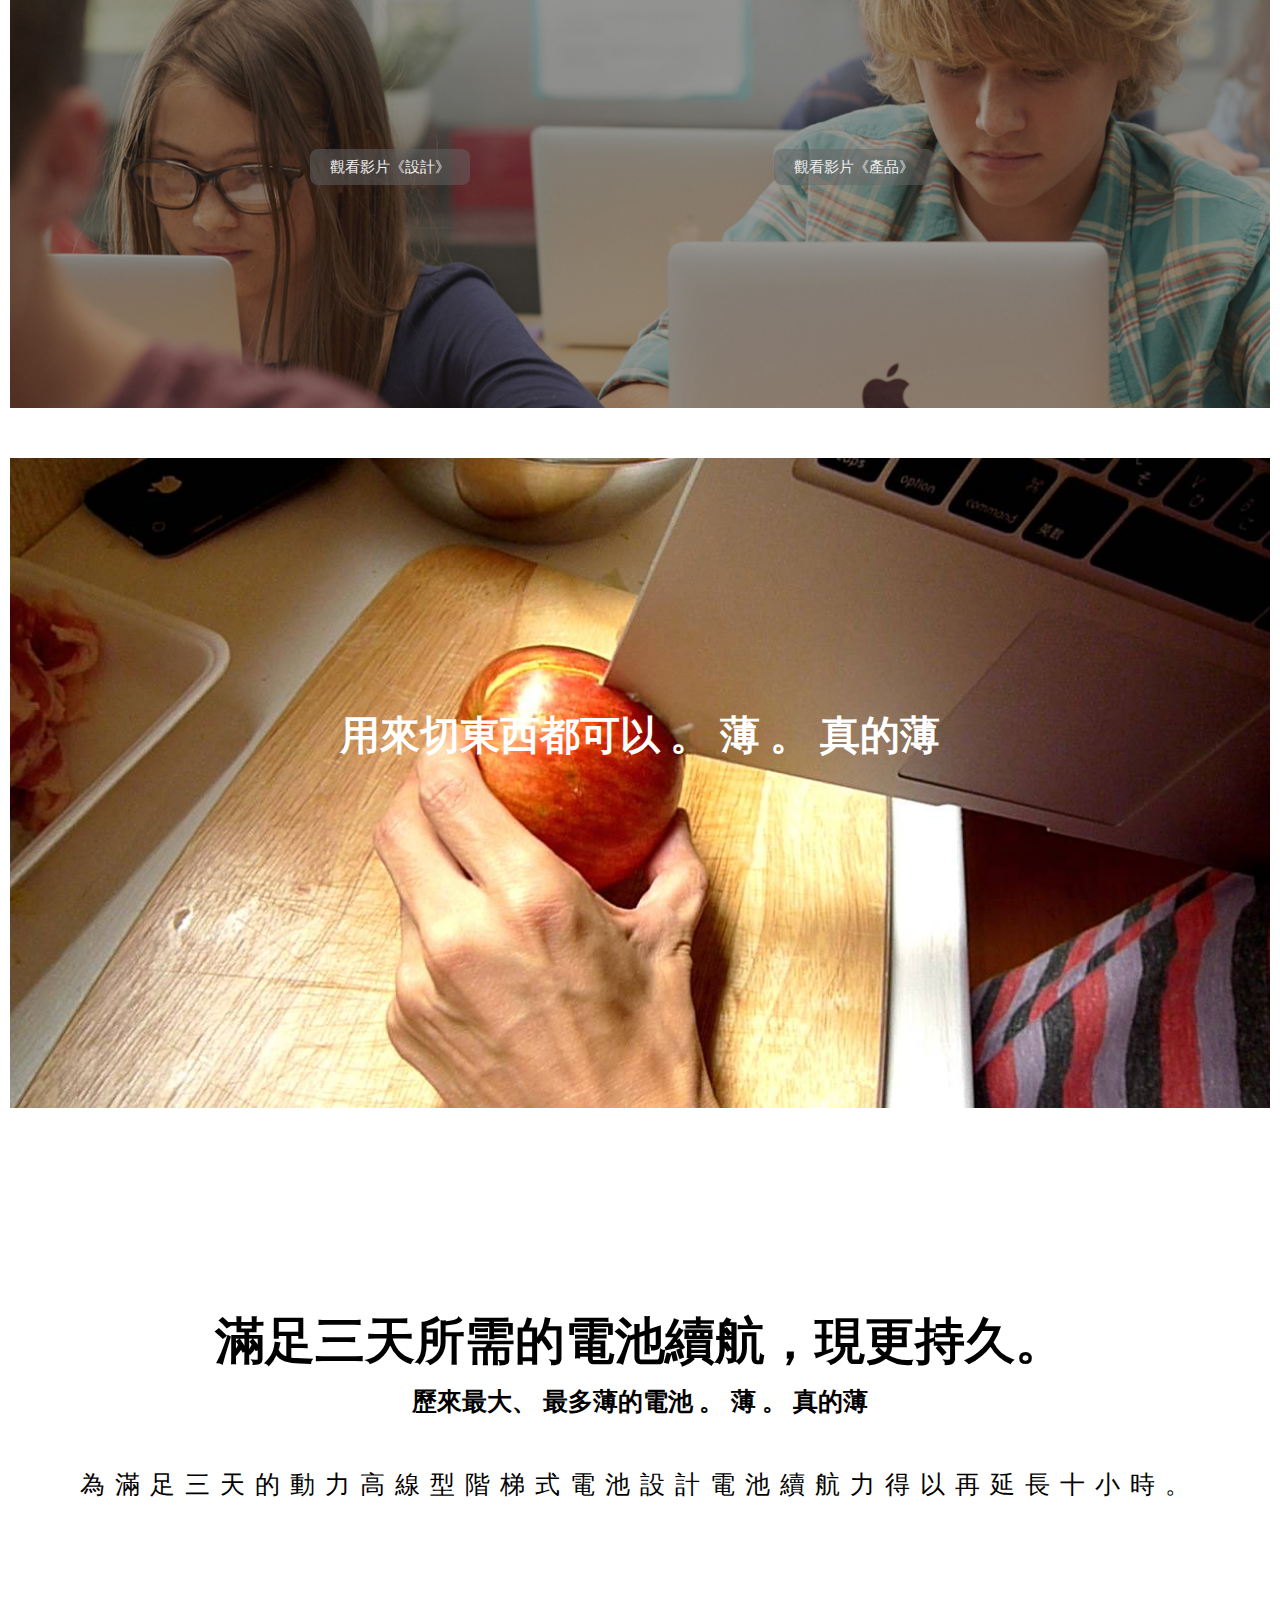
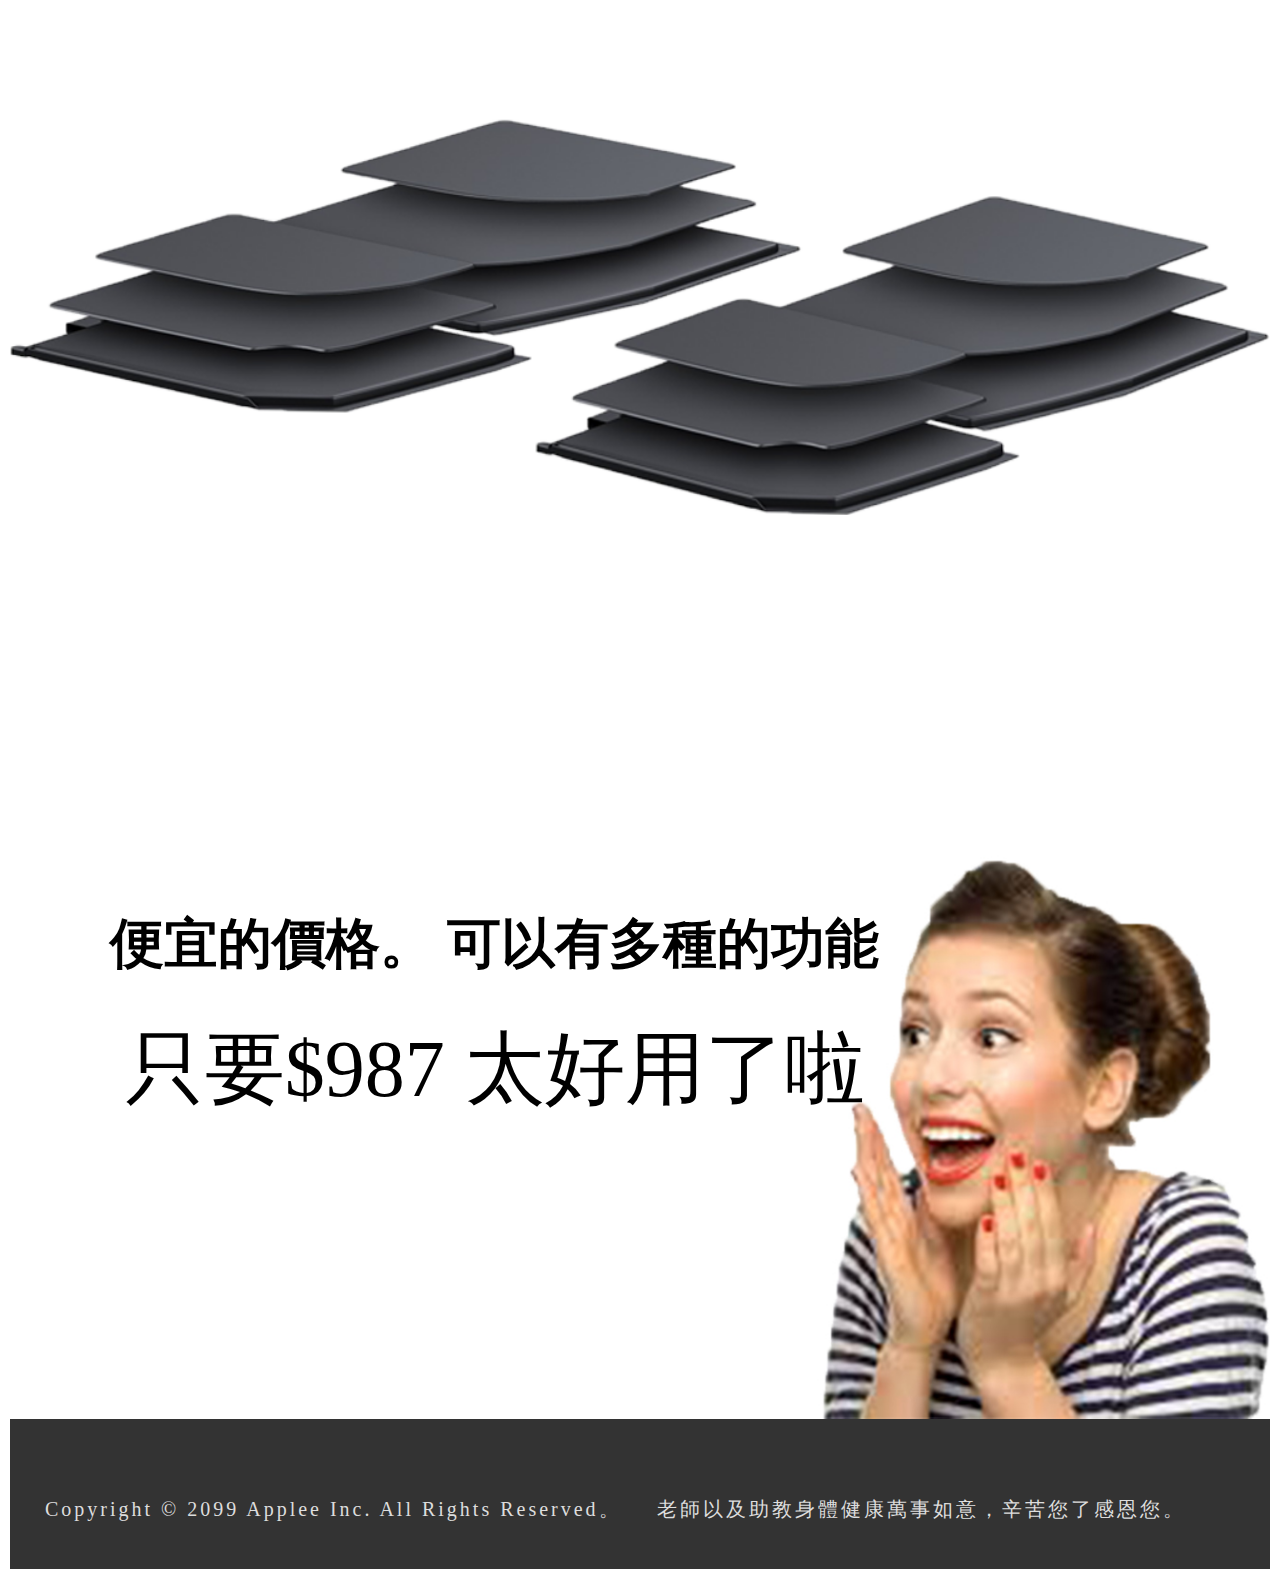
<file: midHK/Macfeather/index.html>
<!DOCTYPE html>
<html>
<head>
  <meta charset="UTF-8">
  <title>Macfeather 。 引領時代 。 超越時代</title>
  <link rel="stylesheet" href="style.css">
</head>

<body>
  <header>
    <div class="top">
        <ul>
          <li><a href="https://tjpcjo685.github.io/midterm/mid-gift/index.html"><img src="img/apple_logo.png" alt="APPLE" /></a></li>
          <li><a href="Mac.html">Mac</a></li>
          <li><a href="https://tjpcjo685.github.io/midterm/iPad%20Pro/index.html">iPad Pro</a></li>
          <li><a href="https://tjpcjo685.github.io/midterm/mid-unbox%20your%20phone/index.html">iPhone</a></li>
          <li><a href="https://tjpcjo685.github.io/midterm/mid-gift/index.html"><img src="img/search.png" alt="search" /></a></li>
        </ul>

  </header>
  <section>

    <div class="space_1">
      <div class="content">
        <h1>Macfeather</h1>
        <a href="https://tjpcjo685.github.io/midterm/mid-gift/index.html" class="button"> 購買</a>
      </div>
    </div>

    <div class="space_2">
      <div class="content" style="text-align:center;">
          <h2>薄。 真的薄</h2>
        <img src ="img/2.png"/ width = "100%" height="100%" class = "one">
      </div>
    </div>

    <div class="space_3">
      <div class="content">
        <div class="content_pro_2" style="text-align:center;">
          <p>我們打造 Macfeather 的目標，意在實現種種不可能：打造出史上最輕盈、最精巧的 Mac 筆記型電腦，卻仍能提供完整的全尺寸使用體驗。也就是說，每個環節都必須經過重新設計，不但輕巧纖薄，還要更好。我們所成就的，不只是一部新的筆記型電腦，而是筆記型電腦的未來。現在，具備第十代 Intel 處理器、更強的繪圖處理效能、更快速的快閃儲存，以及長達 10 小時的電池續航力*，Macfeather 功能更加強大。</p>
          <a href="#" class="button">觀看更多詳細介紹 ↓</a>
        </div>
      </div>
    </div>

    <div class="space_4">
<a herf="#" class="button_1">觀看影片《設計》</a>
<a herf="#" class="button_2">觀看影片《產品》</a>
      </div>
    </div>

<div class="space_5">
  <div class="content" style="text-align:center;">
    <h3>用來切東西都可以 。 薄 。 真的薄</h3>
  </div>
</div>

<div class = "space_6">
  <div class="content" style="text-align:center;">
    <h4>滿足三天所需的電池續航，現更持久。</h4>
      <h5>歷來最大、 最多薄的電池 。 薄 。 真的薄 </h5>
      <p>為滿足三天的動力高線型階梯式電池設計電池續航力得以再延長十小時。</p>
      <img src="img/ME1.png"/ width="100%" height="100%">
  </section>

<div class = "space_7">
  <div class="content" style="text-align:center;">
  <h6> 便宜的價格。 可以有多種的功能</h6>
  <p>只要$987 太好用了啦</p>
</div>
</div>

  <footer>
    <p>Copyright © 2099 Applee Inc. All Rights Reserved。</p>
    <p>老師以及助教身體健康萬事如意，辛苦您了感恩您。</p>
  </footer>
</body>
</html>
</file>
<file: iPad Pro/style.css>
* {
    box-sizing: border-box;
}

body{
  background: rgb(0,0,0);
    font-family: 微軟正黑體,Arial Black;
    width:1260px;
    height:940px;
    margin-top: -15px;
    margin-left:auto;
    margin-right:auto;
    background-position: top;
    background-repeat: no-repeat;
    background-attachment: scroll;
    background-size: auto;
}
.top{
  background-color: rgb(50, 50, 50);
  height: 160px;
}

.top ul{
  list-style:initial;
  float:none;
  margin-bottom: 0px;
}


.top li{
  color: rgb(200,200,200);
  display: inline-block;
  vertical-align:text-bottom;
  margin-top: 0px;
  margin-right: 110px;

}

.top li a{
  overflow: auto;
  color: rgba(240,240,240,.8);
  font-size: 25px;
  display: inline-block;
  padding: 5px 10px;
  margin-top: 40px;
  border: solid 1px rgba(25,25,25,0);
  background-color: rgba(255,255,255,0);
}

.top li a:hover{
  border-bottom: solid 1px rgba(25,25,25,.8);
  background-color: rgba(255,255,255,.6);
  border-radius: 8px;
  font-size: 25px;
}

header {
    font-family: Arial Black;
    height: 150px;
    width: 100%;
    margin-top: -15px;
    background-position:top;
    background-repeat:no-repeat;
    background-size:cover;
}

.space_1 {
    background-color: rgb(0,0,0);
    padding: 0px;
    background-position:top;
    height: 30px;
}

.space_1 .content{
  margin-top: 30px;
  border-left: er:0px;
  color:rgb(230,230,230);
}

h1{
  margin: 0px;
  padding-left: 100px;
  font-size: 50px;
  margin-right: 0px;
  padding-right: 0px;
  float:left;
}

.space_1 .content .button{
float: right;
color: rgb(243,243,243);
font-size: 20px;
padding: 5px 10px;
background-color: rgba(30,14,255,.6);
border-radius: 8px;
margin-top: 25px;
margin-right: 50px;
}

.space_1 .content .button:hover{
  background-color: rgba(30,14,255,.2);
  border-radius: 8px;
}


.space_2{
  border-top: 2px rgb(255, 255, 255);
  border-top-style:solid;
  background-position:left;
  margin-top: 50px;
}

.space_2 img{
  position: relative;
  left: -100px;
  height: 766px;
  width: auto;
}
h2{
  margin-top: 100px;
  font-size: 50px;
}

.space_2 .content{
  margin-bottom: 0px;
  margin-left: 50px;
  font-size: 60px;
  color: rgb(243,243,243);
  line-height: 0px;
}

.space_2 .content .one{
  margin-left: 170px;
}


.space_2 .content p{
  padding-top: 15px;
  margin-top: 0px;
  font-size:30px;
  padding-bottom: 0px;
  color:rgb(243, 243, 243);
}

.space_2 .content .button{
  font-size:30px;
  position: relative;
  top: 150px;
  margin-left: 200px;
  left:60px;
  padding:10px 20px 10px 20px;
  background-size: 200px 100px;
  color:rgb(240,240,240);
  border-radius: 8px;
  background-color: rgba(100,100,100,.5);
}

.space_2 .content .button:hover{
  background-color: rgba(217,96,82,.7);
  border-radius: 8px;
}

.space_3{
  color: rgb(243, 243, 243);
}

.space_3 .content{
  width: 60%;
  margin-left: 280px;
}
.space_3 p{
  font-size: 26px;
}

.space_4 .space_3 .content_pro_2 p{
  font-size: 25px;
  padding-top: 70px;
  padding-bottom: 30px;
}

.space_3 .content .button{
  font-size:30px;
  position: relative;
  top: 10px;
  padding:10px 20px 10px 20px;
  background-size: 200px 100px;
  color:rgb(240,240,240);
  border-radius: 8px;
  background-color: rgba(100,100,100,.5);
}

.space_3 .content .button:hover{
  background-color: rgba(217,96,82,.7);
  border-radius: 8px;
}

.space_4{
  background-color: #F5F5F5;
  background: url(img/ipad_5.jpg);
  background-position:top;
  background-repeat: no-repeat;
  background-attachment:scroll;
  background-size:contain;
  margin-top: 50px;
  height: 800px;
}

.space_4 .button_1{
  font-size:15px;
  position: relative;
  top: 250px;
  margin:300px;
  padding:10px 20px 10px 20px;
  background-size: 200px 100px;
  color:rgb(240,240,240);
  border-radius: 8px;
  background-color: rgba(100,100,100,.5);
}

.space_4 .button_1:hover{
  background-color: rgba(217,96,82,.7);
  border-radius: 8px;
}

.space_4 .button_2{
  font-size:15px;
  position: relative;
  top: 250px;
  padding:10px 20px 10px 20px;
  background-size: 200px 100px;
  color:rgb(240,240,240);
  border-radius: 8px;
  background-color: rgba(100,100,100,.5);
}

.space_4 .button_2:hover{
  background-color: rgba(217,96,82,.7);
  border-radius: 8px;
}

.space_4 p{
  font-size: 36px;
}

.space_5{
  background-position:center;
  background: url(img/ipad_3.jpg);
  margin-top: 50px;
  width: 70%;
  height:650px;
  background-size: cover;
  position: relative;
  left: 15vw;
  margin-bottom: -150px;
}

h3{
  color:white;
  font-size: 40px;
  padding: 250px;
}

h4{
  font-size: 50px;
  margin-top: 0px;
  margin-bottom: 0px;
  color: rgb(200,200,200);
  margin-top: 200px;
}

.stone{
  margin-bottom: 50px;
}

h5{
  font-size: 25px;
  margin-top: 10px;
  margin-bottom: 0px;
  color: rgb(150,150,150);
}

.space_6 p{
  color: rgb(200,200,200);
  font-size: 25px;
  margin-top: 50px;
  margin-left: 0px;
  letter-spacing: 10px;
}


.space_7{
  margin-top: 100px;
  color: rgb(0,0,0);
  background: url(img/talk.png);
  background-size: cover;
  height: 800px;
}

.space_7 .content{
  margin-top: 100px;
  float:left;
  font-size: 100px;
  margin-left: 200px;
  line-height: 0px;
}

footer {
    width: 100%;
    height: 150px;

    display: flex;
    align-items: center;
    justify-content: center;
    display: inline-block;
    background-color: #333;

}


footer p{
  text-align: center;
  letter-spacing: 3px;
  padding-top: 57px;
  float: left;
  display: inline-block;
  color: #ddd;
  font-size: 20px;
  margin-left: 35px;
}
</file>
<file: iPhone10_more/style.css>
* {
    box-sizing: border-box;
}

body{
  background: rgb(255,255,255);
    font-family: Arial Black;
    width:1260px;
    height:940px;
    margin-top: -15px;
    margin-left:auto;
    margin-right:auto;

    background-position: top;
    background-repeat: no-repeat;
    background-attachment: scroll;
    background-size: auto;
}
.top{
  background-color: rgb(50, 50, 50);
  height: 160px;
}

.top ul{
  list-style:initial;
  float:none;
}


.top li{
  color: rgb(200,200,200);
  display: inline-block;
  vertical-align:text-bottom;
  margin-top: 0px;
  margin-right: 110px;

}

.top li a{
  overflow: auto;
  color: rgba(240,240,240,.8);
  font-size: 25px;
  display: inline-block;
  padding: 5px 20px;
  margin-top: 40px;
  border: solid 1px rgba(25,25,25,0);
  background-color: rgba(255,255,255,0);
}

.top li a:hover{
  border-bottom: solid 1px rgba(25,25,25,.8);
  background-color: rgba(255,255,255,.6);
  border-radius: 8px;
  font-size: 25px;
}

header {
    font-family: Arial Black;
    height: 200px;
    width: 100%;
    margin-top: -15px;
    background-position:top;
    background-repeat:no-repeat;
    background-size:cover;
}

.space_1 {
    background: url(img/1.png);
    background-color: rgb(255,255,255);
    border:2px solid;
    padding: 0px;
    background-position:top;
    background-repeat: no-repeat;
    background-attachment:scroll;
    background-size:contain;
    margin-top: 50px;
}

.space_1 .content{
  border-left: er:0px;
  height: 737px;
  width: 1440px;
  color:rgb(230,230,230);
}

h1{
  padding-top: 200px;
  padding-left: 200px;
  font-size: 70px;
}

h2,h3{
  font-size: 30px;
  padding-top: 0px;
  padding-left: 200px;
}

.space_2{
  background: url(img/og.png);

  background-position:left;
  background-color: rgb(243, 243, 243);
  background-repeat: no-repeat;
  background-attachment:scroll;
  background-size:cover;
  margin-top: 50px;

  border-style: outset;
}

.space_2 .content{
  margin-bottom: 0px;
  margin-left: 750px;
  height: 650px;
  width: 1440px;
  font-size: 60px;
  color: rgb(243,243,243);
  line-height: 0px;
}

h4{
  padding-bottom: 0px;
  padding-top: 0px;
}

.space_2 .content p{
  padding-top: 15px;
  margin-top: 0px;
  font-size:30px;
  padding-bottom: 0px;
  color:rgb(243, 243, 243);
}

.space_2 .content .button{
  font-size:30px;
  position: relative;
  top: 150px;
  margin-left: 200px;
  left:60px;
  padding:10px 20px 10px 20px;
  background-size: 200px 100px;
  color:rgb(240,240,240);
  border-radius: 8px;
  background-color: rgba(100,100,100,.5);
}

.space_2 .content .button:hover{
  background-color: rgba(217,96,82,.7);
  border-radius: 8px;
}

.space_2_2 img{
  position: relative;
  left: 25vw;
}

.space_3{
  background: url(img/long.jpg);
  background-color: rgb(227,227,227);
  background-position:center;
  background-repeat: no-repeat;
  background-attachment:scroll;
  background-size:cover;
  border:2px #808080 solid;
  margin-top: 50px;
}

.space_3 .content{
  height: 650px;
  width: 1440px;
}

h5{
  font-size: 120px;
  margin-left: 50px;
  margin-top: 140px;
  color:rgb(243,243,243);

}

.space_3 .content_pro_2 p{
  font-size: 40px;
  padding-top: 70px;
  padding-bottom: 50px;
  position:static;
  color: rgb(24,23,24);
  margin-top: -250px;
  margin-left: 50px;
  float: left;
}

.space_3 .content .button{
  font-size:30px;
  position: relative;
  top: 50px;
  margin-left: 200px;
  left:-150px;
  padding:10px 20px 10px 20px;
  background-size: 200px 100px;
  color:rgb(240,240,240);
  border-radius: 8px;
  background-color: rgba(100,100,100,.5);
}

.space_3 .content .button:hover{
  background-color: rgba(217,96,82,.7);
  border-radius: 8px;
}

/*
.space_4{
  background-color: #F5F5F5;
  background: url(img/bg-ss.png);
  background-position:top;
  background-repeat: no-repeat;
  background-attachment:scroll;
  background-size:contain;
  /*border:2px #808080 solid;*
}

.space_4 .content{
  height: 700px;
  width: 1600px;
  color:rgb(243,245,245);
}*/

.space_5{
  background-position:top;
  margin-top: 50px;
  width: 100%;
  background-color: rgb(222,225,234);
}

.space_5 .content .ul_1 ul{
  float: left;
  padding-right: 150px;
  padding-left: 50px;
}

.space_5 .content .ul_1 li{

  font-size: 30px;
  color: rgb(20,20,20);
}

.space_5 .content .ul_2 ul{
  float: left;
  padding-right: 150px;
  padding-left: 50px;
}

.space_5 .content .ul_2 li{

  font-size: 30px;
  color: rgb(20,20,20);
}

.space_5 .content .ul_3 ul{
  float: left;
  list-style: none;
  padding-right: 0px;
  padding-left: 50px;
  top:-20px;
  padding-top: 50px;
  margin-left: 100px;
}

.space_5 .content .ul_3 li{
  display: inline;
  font-size: 20px;
  color: rgb(20,20,20);
}


.space_5 .content .button{
  background-color: rgb(217,96,82);
  padding:5px 10px;
  position: relative;
  top: 78px;
  left:349px;
  color :white;
  border-radius: 10px;
}

h6,h7{
  font-size: 20px;
  font-size: 40px;
  margin-top: 0px;
  margin-bottom: 0px;
}

.ppp{
  position: relative;
  left: 100px;
}
/**/
.dropdown-menu {
  position: relative;
}
.dropdown-menu > ul {
  position: absolute;
  z-index: 1;

  visibility: hidden;
  transition: visibility 0.5s;
  opacity: 0;
}

.dropdown-menu > span:focus ~ ul {
  visibility: visible;
  opacity: 1;
}
.dropdown-menu > span {
  -webkit-user-select: none;
  -moz-user-select: none;
  -ms-user-select: none;
  user-select: none;
}

.dropdown-menu > span,
.dropdown-menu > div {
  cursor: pointer;
  outline: 0;
  -webkit-tap-highlight-color: rgba(0, 0, 0, 0);
}
.dropdown-menu li:hover .sub-menu {visibility: visible;}
.dropdown:hover .dropdown-menu {display: block;}
.arrow-bottom {
    display: inline-block;
    margin-left: 5px;
    border-top: 4px solid #FFF;
    border-right: 4px solid transparent;
    border-left: 4px solid transparent;
    width: 1px;
    height: 1px;
}
/**/
footer {
    width: 100%;
    height: 150px;

    display: flex;
    align-items: center;
    justify-content: center;
    display: inline-block;
    background-color: #333;

}


footer p{
  text-align: center;
  letter-spacing: 3px;
  padding-top: 57px;
  float: left;
  display: inline-block;
  color: #ddd;
  font-size: 20px;
  margin-left: 35px;
}
</file>
<file: iPhone20_more/style.css>
* {
    box-sizing: border-box;
}

body{
  background: rgb(255,255,255);
    font-family: Arial Black;
    width:1260px;
    height:940px;
    margin-top: -15px;
    margin-left:auto;
    margin-right:auto;

    background-position: top;
    background-repeat: no-repeat;
    background-attachment: scroll;
    background-size: auto;
}
.top{
  background-color: rgb(50, 50, 50);
  height: 160px;
}

.top ul{
  list-style:initial;
  float:none;
}


.top li{
  color: rgb(200,200,200);
  display: inline-block;
  vertical-align:text-bottom;
  margin-top: 0px;
  margin-right: 110px;

}

.top li a{
  overflow: auto;
  color: rgba(240,240,240,.8);
  font-size: 25px;
  display: inline-block;
  padding: 5px 20px;
  margin-top: 40px;
  border: solid 1px rgba(25,25,25,0);
  background-color: rgba(255,255,255,0);
}

.top li a:hover{
  border-bottom: solid 1px rgba(25,25,25,.8);
  background-color: rgba(255,255,255,.6);
  border-radius: 8px;
  font-size: 25px;
}

header {
    font-family: Arial Black;
    height: 200px;
    width: 100%;
    margin-top: -15px;
    background-position:top;
    background-repeat:no-repeat;
    background-size:cover;
}

.space_1 {
    background: url(img/1.png);
    background-color: rgb(255,255,255);
    border:2px solid;
    padding: 0px;
    background-position:top;
    background-repeat: no-repeat;
    background-attachment:scroll;
    background-size:contain;
    margin-top: 50px;
}

.space_1 .content{
  border-left: er:0px;
  height: 737px;
  width: 1440px;
  color:rgb(230,230,230);
}

h1{
  padding-top: 200px;
  padding-left: 200px;
  font-size: 70px;
}

h2,h3{
  font-size: 30px;
  padding-top: 0px;
  padding-left: 200px;
}

.space_2{
  background: url(img/og.png);

  background-position:left;
  background-color: rgb(243, 243, 243);
  background-repeat: no-repeat;
  background-attachment:scroll;
  background-size:cover;
  margin-top: 50px;

  border-style: outset;
}

.space_2 .content{
  margin-bottom: 0px;
  margin-left: 750px;
  height: 650px;
  width: 1440px;
  font-size: 60px;
  color: rgb(243,243,243);
  line-height: 0px;
}

h4{
  padding-bottom: 0px;
  padding-top: 0px;
}

.space_2 .content p{
  padding-top: 15px;
  margin-top: 0px;
  font-size:30px;
  padding-bottom: 0px;
  color:rgb(243, 243, 243);
}

.space_2 .content .button{
  font-size:30px;
  position: relative;
  top: 150px;
  margin-left: 200px;
  left:60px;
  padding:10px 20px 10px 20px;
  background-size: 200px 100px;
  color:rgb(240,240,240);
  border-radius: 8px;
  background-color: rgba(100,100,100,.5);
}

.space_2 .content .button:hover{
  background-color: rgba(217,96,82,.7);
  border-radius: 8px;
}

.space_2_2{
  display: inline;
}

.space_2_2 img{
  position: relative;
  left: 35vw;
}

.space_3{
  background: url(img/long.jpg);
  background-color: rgb(227,227,227);
  background-position:center;
  background-repeat: no-repeat;
  background-attachment:scroll;
  background-size:cover;
  border:2px #808080 solid;
  margin-top: 50px;
}

.space_3 .content{
  height: 650px;
  width: 1440px;
}

h5{
  font-size: 120px;
  margin-left: 50px;
  margin-top: 140px;
  color:rgb(243,243,243);

}

.space_5{
  background-position:top;
  margin-top: 50px;
  width: 100%;
  background-color: rgb(222,225,234);
}

.space_5 .content .ul_1 ul{
  float: left;
  padding-right: 150px;
  padding-left: 50px;
}

.space_5 .content .ul_1 li{

  font-size: 30px;
  color: rgb(20,20,20);
}

.space_5 .content .ul_2 ul{
  float: left;
  padding-right: 150px;
  padding-left: 50px;
}

.space_5 .content .ul_2 li{

  font-size: 30px;
  color: rgb(20,20,20);
}

.space_5 .content .ul_3 ul{
  float: left;
  list-style: none;
  padding-right: 0px;
  padding-left: 50px;
  top:-20px;
  padding-top: 50px;
  margin-left: 100px;
}

.space_5 .content .ul_3 li{
  display: inline;
  font-size: 20px;
  color: rgb(20,20,20);
}


.space_5 .content .button{
  background-color: rgb(217,96,82);
  padding:5px 10px;
  position: relative;
  top: 78px;
  left:349px;
  color :white;
  border-radius: 10px;
}

h6,h7{
  font-size: 20px;
  font-size: 40px;
  margin-top: 0px;
  margin-bottom: 0px;
}

.ppp{
  position: relative;
  left: 100px;
}
/**/
.dropdown-menu {
  position: relative;
}
.dropdown-menu > ul {
  position: absolute;
  z-index: 1;

  visibility: hidden;
  transition: visibility 0.5s;
  opacity: 0;
}

.dropdown-menu > span:focus ~ ul {
  visibility: visible;
  opacity: 1;
}
.dropdown-menu > span {
  -webkit-user-select: none;
  -moz-user-select: none;
  -ms-user-select: none;
  user-select: none;
}

.dropdown-menu > span,
.dropdown-menu > div {
  cursor: pointer;
  outline: 0;
  -webkit-tap-highlight-color: rgba(0, 0, 0, 0);
}
.dropdown-menu li:hover .sub-menu {visibility: visible;}
.dropdown:hover .dropdown-menu {display: block;}
.arrow-bottom {
    display: inline-block;
    margin-left: 5px;
    border-top: 4px solid #FFF;
    border-right: 4px solid transparent;
    border-left: 4px solid transparent;
    width: 1px;
    height: 1px;
}
/**/
footer {
    width: 100%;
    height: 150px;

    display: flex;
    align-items: center;
    justify-content: center;
    display: inline-block;
    background-color: #333;

}


footer p{
  text-align: center;
  letter-spacing: 3px;
  padding-top: 57px;
  float: left;
  display: inline-block;
  color: #ddd;
  font-size: 20px;
  margin-left: 35px;
}
</file>
<file: Mac/style.css>
* {
    box-sizing: border-box;
}

body{
  background: rgb(255,255,255);
    font-family: Arial Black;
    width:1260px;
    height:940px;
    margin-top: -15px;
    margin-left:auto;
    margin-right:auto;

    background-position: top;
    background-repeat: no-repeat;
    background-attachment: scroll;
    background-size: auto;
}
.top{
  background-color: rgb(50, 50, 50);
  height: 160px;
}

.top ul{
  list-style:initial;
  float:none;
}


.top li{
  color: rgb(200,200,200);
  display: inline-block;
  vertical-align:text-bottom;
  margin-top: 0px;
  margin-right: 110px;

}

.top li a{
  overflow: auto;
  color: rgba(240,240,240,.8);
  font-size: 25px;
  display: inline-block;
  padding: 5px 20px;
  margin-top: 40px;
  border: solid 1px rgba(25,25,25,0);
  background-color: rgba(255,255,255,0);
}

.top li a:hover{
  border-bottom: solid 1px rgba(25,25,25,.8);
  background-color: rgba(255,255,255,.6);
  border-radius: 8px;
  font-size: 25px;
}

header {
    font-family: Arial Black;
    height: 200px;
    width: 100%;
    margin-top: -15px;
    background-position:top;
    background-repeat:no-repeat;
    background-size:cover;
}

.space_1 {
    background: url(img/macback.png);
    background-color: rgb(255,255,255);
    border:0px solid;
    padding: 20px;
    background-position:bottom;
    background-repeat: no-repeat;
    background-attachment:scroll;
    background-size:contain;
}

.space_1 .content{
  border-left: er:0px;
  height: 687px;
  width: 1440px;
  color:rgb(243,243,243)/*(224, 31, 31)*/;
}
.space_1 .content .button{
  font-size:30px;
  position: relative;
  top: 0px;
  margin-left: 800px;
  left:60px;
  padding:10px 20px 10px 20px;
  background-size: 200px 100px;
  color:rgb(240,240,240);
  border-radius: 8px;
  background-color: rgba(100,100,100,.5);
}

h1{
  padding-top: 0px;
  padding-left: 300px;
  font-size: 70px;
}

h2,h3{
  font-size: 30px;
  padding-top: 0px;
  padding-left: 370px;
}

.space_2{
  background: url(img/2.png);

  background-position:left;
  background-color: rgb(243, 243, 243);
  background-repeat: no-repeat;
  background-attachment:scroll;
  background-size:cover;
  margin-top: 50px;

  border-style: outset;
}

.space_2 .content{
  margin-bottom: 0px;
  margin-left: 750px;
  height: 650px;
  width: 1440px;
  font-size: 60px;
  color: rgb(0,0, 0);
  line-height: 0px;
}

h4{
  padding-bottom: 0px;
  padding-top: 150px;
}

.space_2 .content p{
  padding-top: 15px;
  margin-top: 0px;
  font-size:30px;
  padding-bottom: 0px;
  color:rgb(0, 0, 0);
}

.space_2 .content .button{
  font-size:30px;
  position: relative;
  top: 150px;
  margin-left: 170px;
  left:60px;
  padding:10px 20px 10px 20px;
  background-size: 200px 100px;
  color:rgb(240,240,240);
  border-radius: 8px;
  background-color: rgba(100,100,100,.5);
}

.space_2 .content .button:hover{
  background-color: rgba(217,96,82,.7);
  border-radius: 8px;
}

.space_3{
  background: url(img/3.png);
  background-color: rgb(227,227,227);
  background-position:center;
  background-repeat: no-repeat;
  background-attachment:scroll;
  background-size:cover;
  border:2px #808080 solid;
  margin-top: 50px;
}

.space_3 .content{
  height: 650px;
  width: 1440px;
}

h5{
  font-size: 120px;
  margin-left: 50px;
  margin-top: 0px;
  color:rgb(0, 89, 255);

}

.space_3 .content_pro_2 p{
  font-size: 40px;
  padding-top: 100px;
  padding-bottom: 50px;
  position:static;
  color: rgb(0, 89, 255);
  margin-top: -250px;
  margin-left: 50px;
  float: left;
}

.space_3 .content .button{
  font-size:30px;
  position: relative;
  top: 50px;
  margin-left: 200px;
  left:-150px;
  padding:10px 20px 10px 20px;
  background-size: 200px 100px;
  color:rgb(240,240,240);
  border-radius: 8px;
  background-color: rgba(100,100,100,.5);
}

.space_3 .content .button:hover{
  background-color: rgba(217,96,82,.7);
  border-radius: 8px;
}


/*.space_4{
  background-color: #F5F5F5;
  background: url(img/bg-s.png);
  background-position:top;
  background-repeat: no-repeat;
  background-attachment:scroll;
  background-size:cover;
  margin-top: 50px;
  border:2px #808080 solid;
}

.space_4 .content{
  height: 700px;
  width: 1600px;
}

.space_4 p{
    font-size: 100px;
    color:rgb(243,245,245);
    margin-top: 50px;
    padding-top: 220px;
    padding-left: 150px;
    line-height: 100px;
}
*/
.space_5{
  background-position:top;
  margin-top: 50px;
  width: 100%;
  background-color: rgb(222,225,234);
}

.space_5 .content .ul_1 ul{
  float: left;
  padding-right: 150px;
  padding-left: 50px;
}

.space_5 .content .ul_1 li{

  font-size: 30px;
  color: rgb(20,20,20);
}

.space_5 .content .ul_2 ul{
  float: left;
  padding-right: 150px;
  padding-left: 50px;
}

.space_5 .content .ul_2 li{

  font-size: 30px;
  color: rgb(20,20,20);
}

.space_5 .content .ul_3 ul{
  float: left;
  list-style: none;
  padding-right: 0px;
  padding-left: 50px;
  top:-20px;
  padding-top: 50px;
  margin-left: 100px;
}

.space_5 .content .ul_3 li{
  display: inline;
  font-size: 20px;
  color: rgb(20,20,20);
}


.space_5 .content .button{
  background-color: rgb(217,96,82);
  padding:5px 10px;
  position: relative;
  top: 78px;
  left:349px;
  color :white;
  border-radius: 10px;
}

h6,h7{
  font-size: 20px;
  font-size: 40px;
  margin-top: 0px;
  margin-bottom: 0px;
}

footer {
    width: 100%;
    height: 150px;

    display: flex;
    align-items: center;
    justify-content: center;
    display: inline-block;
    background-color: #333;

}


footer p{
  text-align: center;
  letter-spacing: 3px;
  padding-top: 57px;
  float: left;
  display: inline-block;
  color: #ddd;
  font-size: 20px;
  margin-left: 35px;
}
</file>
<file: Macbook/style.css>
﻿* {
    box-sizing: border-box;
}

body{
  background: rgb(255,255,255);
    font-family: 微軟正黑體,Arial Black;
    width:1260px;
    height:940px;
    margin-top: -15px;
    margin-left:auto;
    margin-right:auto;

    background-position: top;
    background-repeat: no-repeat;
    background-attachment: scroll;
    background-size: auto;
}
.top{
  background-color: rgb(50, 50, 50);
  height: 160px;
}

.top ul{
  list-style:initial;
  float:none;
  margin-bottom: 0px;
}


.top li{
  color: rgb(200,200,200);
  display: inline-block;
  vertical-align:text-bottom;
  margin-top: 0px;
  margin-right: 110px;

}

.top li a{
  overflow: auto;
  color: rgba(240,240,240,.8);
  font-size: 25px;
  display: inline-block;
  padding: 5px 20px;
  margin-top: 40px;
  border: solid 1px rgba(25,25,25,0);
  background-color: rgba(255,255,255,0);
}

.top li a:hover{
  border-bottom: solid 1px rgba(25,25,25,.8);
  background-color: rgba(255,255,255,.6);
  border-radius: 8px;
  font-size: 25px;
}

header {
    font-family: Arial Black;
    height: 150px;
    width: 100%;
    margin-top: -15px;
    background-position:top;
    background-repeat:no-repeat;
    background-size:cover;
}

.space_1 {
    background-color: rgb(255,255,255);
    padding: 0px;
    background-position:top;
    height: 30px;
}

.space_1 .content{
  border-left: er:0px;
  color:rgb(230,230,230);
}

h1{
  color: rgb(0,0,0);
  margin: 0px;
  padding-left: 100px;
  font-size: 50px;
  margin-right: 0px;
  padding-right: 0px;
  float:left;
}

.space_1 .content .button{
float: right;
color: rgb(255,255,255);
font-size: 20px;
padding: 5px 10px;
background-color: rgba(30,14,255,.6);
border-radius: 8px;
margin-top: 25px;
margin-right: 50px;
}

.space_1 .content .button:hover{
  background-color: rgba(30,14,255,.2);
  border-radius: 8px;
}


.space_2{
  border-top: 2px rgb(0, 0, 0);
  border-top-style:solid;
  background-position:left;
  margin-top: 50px;
}

h2{
  margin-top: 100px;
  font-size: 50px;
}

.space_2 .content{
  margin-bottom: 0px;
  margin-left: 0px;
  font-size: 60px;
  color: rgb(0,0,0);
  line-height: 0px;
}

.space_2 .content .one{
  margin-left: 0px;
}


.space_2 .content p{
  padding-top: 15px;
  margin-top: 0px;
  font-size:30px;
  padding-bottom: 0px;
  color:rgb(243, 243, 243);
}

.space_2 .content .button{
  font-size:30px;
  position: relative;
  top: 150px;
  margin-left: 200px;
  left:60px;
  padding:10px 20px 10px 20px;
  background-size: 200px 100px;
  color:rgb(240,240,240);
  border-radius: 8px;
  background-color: rgba(100,100,100,.5);
}

.space_2 .content .button:hover{
  background-color: rgba(217,96,82,.7);
  border-radius: 8px;
}

.space_3{
  color: rgb(0, 0, 0);
}

.space_3 .content{
  width: 60%;
  margin-left: 280px;
}


.space_3 .content_pro_2 p{
  font-size: 25px;
  padding-top: 70px;
  padding-bottom: 30px;
}

.space_3 .content .button{
  font-size:30px;
  position: relative;
  top: 10px;
  padding:10px 20px 10px 20px;
  background-size: 200px 100px;
  color:rgb(240,240,240);
  border-radius: 8px;
  background-color: rgba(100,100,100,.5);
}

.space_3 .content .button:hover{
  background-color: rgba(217,96,82,.7);
  border-radius: 8px;
}


.space_4{
  background-color: #F5F5F5;
  background: url(img/mid.png);
  background-position:top;
  background-repeat: no-repeat;
  background-attachment:scroll;
  background-size:cover;
  margin-top: 50px;
  height: 500px;
}

.space_4 .button_1{
  font-size:15px;
  position: relative;
  top: 250px;
  margin:300px;
  padding:10px 20px 10px 20px;
  background-size: 200px 100px;
  color:rgb(240,240,240);
  border-radius: 8px;
  background-color: rgba(100,100,100,.5);
}

.space_4 .button_1:hover{
  background-color: rgba(217,96,82,.7);
  border-radius: 8px;
}

.space_4 .button_2{
  font-size:15px;
  position: relative;
  top: 250px;
  padding:10px 20px 10px 20px;
  background-size: 200px 100px;
  color:rgb(240,240,240);
  border-radius: 8px;
  background-color: rgba(100,100,100,.5);
}

.space_4 .button_2:hover{
  background-color: rgba(217,96,82,.7);
  border-radius: 8px;
}

.space_5{
  background-position:top;
  background: url(img/MG.png);
  margin-top: 50px;
  width: 100%;
  height:650px;
  background-size: cover;
}

h3{
  color: rgb(255,255,255);
  font-size: 40px;
  padding: 250px;
}

h4{
  font-size: 50px;
  margin-top: 0px;
  margin-bottom: 0px;
  color: rgb(0,0,0);
  margin-top: 200px;
}

h5{
  font-size: 25px;
  margin-top: 10px;
  margin-bottom: 0px;
  color: rgb(0,0,0);
}

.space_6 p{
  color: rgb(0,0,0);
  font-size: 25px;
  margin-top: 50px;
  letter-spacing: 10px;

}

.space_7{
  margin-top: 100px;
  color: rgb(255,255,255);
  background: url(img/Buy2.jpg);
  background-size: cover;
  height: 800px;
}

.space_7 .content{
  margin-top: 100px;
  float:left;
  font-size: 60px;
  margin-left: 200px;
  line-height: 0px;
}

footer {
    width: 100%;
    height: 150px;

    display: flex;
    align-items: center;
    justify-content: center;
    display: inline-block;
    background-color: #333;

}


footer p{
  text-align: center;
  letter-spacing: 3px;
  padding-top: 57px;
  float: left;
  display: inline-block;
  color: #ddd;
  font-size: 20px;
  margin-left: 35px;
}
</file>
<file: Macbook_boom/style.css>
* {
    box-sizing: border-box;
}

body{
  background: rgb(255,255,255);
    font-family: 微軟正黑體,Arial Black;
    width:1260px;
    height:940px;
    margin-top: -15px;
    margin-left:auto;
    margin-right:auto;

    background-position: top;
    background-repeat: no-repeat;
    background-attachment: scroll;
    background-size: auto;
}
.top{
  background-color: rgb(50, 50, 50);
  height: 160px;
}

.top ul{
  list-style:initial;
  float:none;
  margin-bottom: 0px;
}


.top li{
  color: rgb(200,200,200);
  display: inline-block;
  vertical-align:text-bottom;
  margin-top: 0px;
  margin-right: 110px;

}

.top li a{
  overflow: auto;
  color: rgba(240,240,240,.8);
  font-size: 25px;
  display: inline-block;
  padding: 5px 20px;
  margin-top: 40px;
  border: solid 1px rgba(25,25,25,0);
  background-color: rgba(255,255,255,0);
}

.top li a:hover{
  border-bottom: solid 1px rgba(25,25,25,.8);
  background-color: rgba(255,255,255,.6);
  border-radius: 8px;
  font-size: 25px;
}

header {
    font-family: Arial Black;
    height: 150px;
    width: 100%;
    margin-top: -15px;
    background-position:top;
    background-repeat:no-repeat;
    background-size:cover;
}

.space_1 {
    background-color: rgb(255,255,255);
    padding: 0px;
    background-position:top;
    height: 30px;
}

.space_1 .content{
  border-left: er:0px;
  color:rgb(230,230,230);
}

h1{
  color: rgb(0,0,0);
  margin: 0px;
  padding-left: 100px;
  font-size: 50px;
  margin-right: 0px;
  padding-right: 0px;
  float:left;
}

.space_1 .content .button{
float: right;
color: rgb(255,255,255);
font-size: 20px;
padding: 5px 10px;
background-color: rgba(30,14,255,.6);
border-radius: 8px;
margin-top: 25px;
margin-right: 50px;
}

.space_1 .content .button:hover{
  background-color: rgba(30,14,255,.2);
  border-radius: 8px;
}


.space_2{
  border-top: 2px rgb(0, 0, 0);
  border-top-style:solid;
  background-position:left;
  margin-top: 50px;
}

h2{
  margin-top: 100px;
  font-size: 50px;
}

.space_2 .content{
  margin-bottom: 0px;
  margin-left: 0px;
  font-size: 60px;
  color: rgb(0,0,0);
  line-height: 0px;
}

.space_2 .content .one{
  margin-left: 0px;
}


.space_2 .content p{
  padding-top: 15px;
  margin-top: 0px;
  font-size:30px;
  padding-bottom: 0px;
  color:rgb(243, 243, 243);
}

.space_2 .content .button{
  font-size:30px;
  position: relative;
  top: 150px;
  margin-left: 200px;
  left:60px;
  padding:10px 20px 10px 20px;
  background-size: 200px 100px;
  color:rgb(240,240,240);
  border-radius: 8px;
  background-color: rgba(100,100,100,.5);
}

.space_2 .content .button:hover{
  background-color: rgba(217,96,82,.7);
  border-radius: 8px;
}

.space_3{
  color: rgb(0, 0, 0);
}

.space_3 .content{
  width: 60%;
  margin-left: 280px;
}


.space_3 .content_pro_2 p{
  font-size: 25px;
  padding-top: 70px;
  padding-bottom: 30px;
}

.space_3 .content .button{
  font-size:30px;
  position: relative;
  top: 10px;
  padding:10px 20px 10px 20px;
  background-size: 200px 100px;
  color:rgb(240,240,240);
  border-radius: 8px;
  background-color: rgba(100,100,100,.5);
}

.space_3 .content .button:hover{
  background-color: rgba(217,96,82,.7);
  border-radius: 8px;
}


.space_4{
  background-color: #F5F5F5;
  background: url(img/video.jpg);
  background-position:top;
  background-repeat: no-repeat;
  background-attachment:scroll;
  background-size:cover;
  margin-top: 50px;
  height: 500px;
}

.space_4 .button_1{
  font-size:15px;
  position: relative;
  top: 250px;
  margin:300px;
  padding:10px 20px 10px 20px;
  background-size: 200px 100px;
  color:rgb(240,240,240);
  border-radius: 8px;
  background-color: rgba(100,100,100,.5);
}

.space_4 .button_1:hover{
  background-color: rgba(217,96,82,.7);
  border-radius: 8px;
}

.space_4 .button_2{
  font-size:15px;
  position: relative;
  top: 250px;
  padding:10px 20px 10px 20px;
  background-size: 200px 100px;
  color:rgb(240,240,240);
  border-radius: 8px;
  background-color: rgba(100,100,100,.5);
}

.space_4 .button_2:hover{
  background-color: rgba(217,96,82,.7);
  border-radius: 8px;
}

.space_5{
  background-position:top;
  background: url(img/MG.png);
  margin-top: 50px;
  width: 100%;
  height:650px;
  background-size: cover;
}

h3{
  color: rgb(255,255,255);
  font-size: 40px;
  padding: 250px;
}

h4{
  font-size: 50px;
  margin-top: 0px;
  margin-bottom: 0px;
  color: rgb(0,0,0);
  margin-top: 200px;
}

h5{
  font-size: 25px;
  margin-top: 10px;
  margin-bottom: 0px;
  color: rgb(0,0,0);
}

.space_6 p{
  color: rgb(0,0,0);
  font-size: 25px;
  margin-top: 50px;
  letter-spacing: 10px;

}

.space_7{
  margin-top: 100px;
  color: rgb(0,0,0);
  background: url(img/talk.png);
  background-size: cover;
  height: 800px;
}

.space_7 .content{
  margin-top: 100px;
  float:left;
  font-size: 80px;
  margin-left: 200px;
  line-height: 0px;
}

footer {
    width: 100%;
    height: 150px;

    display: flex;
    align-items: center;
    justify-content: center;
    display: inline-block;
    background-color: #333;

}


footer p{
  text-align: center;
  letter-spacing: 3px;
  padding-top: 57px;
  float: left;
  display: inline-block;
  color: #ddd;
  font-size: 20px;
  margin-left: 35px;
}
</file>
<file: Macfeather/style.css>
* {
    box-sizing: border-box;
}

body{
  background: rgb(255,255,255);
    font-family: 微軟正黑體,Arial Black;
    width:1260px;
    height:940px;
    margin-top: -15px;
    margin-left:auto;
    margin-right:auto;

    background-position: top;
    background-repeat: no-repeat;
    background-attachment: scroll;
    background-size: auto;
}
.top{
  background-color: rgb(50, 50, 50);
  height: 160px;
}

.top ul{
  list-style:initial;
  float:none;
  margin-bottom: 0px;
}


.top li{
  color: rgb(200,200,200);
  display: inline-block;
  vertical-align:text-bottom;
  margin-top: 0px;
  margin-right: 110px;

}

.top li a{
  overflow: auto;
  color: rgba(240,240,240,.8);
  font-size: 25px;
  display: inline-block;
  padding: 5px 20px;
  margin-top: 40px;
  border: solid 1px rgba(25,25,25,0);
  background-color: rgba(255,255,255,0);
}

.top li a:hover{
  border-bottom: solid 1px rgba(25,25,25,.8);
  background-color: rgba(255,255,255,.6);
  border-radius: 8px;
  font-size: 25px;
}

header {
    font-family: Arial Black;
    height: 150px;
    width: 100%;
    margin-top: -15px;
    background-position:top;
    background-repeat:no-repeat;
    background-size:cover;
}

.space_1 {
    background-color: rgb(255,255,255);
    padding: 0px;
    background-position:top;
    height: 30px;
}

.space_1 .content{
  border-left: er:0px;
  color:rgb(230,230,230);
}

h1{
  color: rgb(0,0,0);
  margin: 0px;
  padding-left: 100px;
  font-size: 50px;
  margin-right: 0px;
  padding-right: 0px;
  float:left;
}

.space_1 .content .button{
float: right;
color: rgb(255,255,255);
font-size: 20px;
padding: 5px 10px;
background-color: rgba(30,14,255,.6);
border-radius: 8px;
margin-top: 25px;
margin-right: 50px;
}

.space_1 .content .button:hover{
  background-color: rgba(30,14,255,.2);
  border-radius: 8px;
}


.space_2{
  border-top: 2px rgb(0, 0, 0);
  border-top-style:solid;
  background-position:left;
  margin-top: 50px;
}

h2{
  margin-top: 100px;
  font-size: 50px;
}

.space_2 .content{
  margin-bottom: 0px;
  margin-left: 0px;
  font-size: 60px;
  color: rgb(0,0,0);
  line-height: 0px;
}

.space_2 .content .one{
  margin-left: 0px;
}


.space_2 .content p{
  padding-top: 15px;
  margin-top: 0px;
  font-size:30px;
  padding-bottom: 0px;
  color:rgb(243, 243, 243);
}

.space_2 .content .button{
  font-size:30px;
  position: relative;
  top: 150px;
  margin-left: 200px;
  left:60px;
  padding:10px 20px 10px 20px;
  background-size: 200px 100px;
  color:rgb(240,240,240);
  border-radius: 8px;
  background-color: rgba(100,100,100,.5);
}

.space_2 .content .button:hover{
  background-color: rgba(217,96,82,.7);
  border-radius: 8px;
}

.space_3{
  color: rgb(0, 0, 0);
}

.space_3 .content{
  width: 60%;
  margin-left: 280px;
}


.space_3 .content_pro_2 p{
  font-size: 25px;
  padding-top: 70px;
  padding-bottom: 30px;
}

.space_3 .content .button{
  font-size:30px;
  position: relative;
  top: 10px;
  padding:10px 20px 10px 20px;
  background-size: 200px 100px;
  color:rgb(240,240,240);
  border-radius: 8px;
  background-color: rgba(100,100,100,.5);
}

.space_3 .content .button:hover{
  background-color: rgba(217,96,82,.7);
  border-radius: 8px;
}


.space_4{
  background-color: #F5F5F5;
  background: url(img/video.jpg);
  background-position:top;
  background-repeat: no-repeat;
  background-attachment:scroll;
  background-size:cover;
  margin-top: 50px;
  height: 500px;
}

.space_4 .button_1{
  font-size:15px;
  position: relative;
  top: 250px;
  margin:300px;
  padding:10px 20px 10px 20px;
  background-size: 200px 100px;
  color:rgb(240,240,240);
  border-radius: 8px;
  background-color: rgba(100,100,100,.5);
}

.space_4 .button_1:hover{
  background-color: rgba(217,96,82,.7);
  border-radius: 8px;
}

.space_4 .button_2{
  font-size:15px;
  position: relative;
  top: 250px;
  padding:10px 20px 10px 20px;
  background-size: 200px 100px;
  color:rgb(240,240,240);
  border-radius: 8px;
  background-color: rgba(100,100,100,.5);
}

.space_4 .button_2:hover{
  background-color: rgba(217,96,82,.7);
  border-radius: 8px;
}

.space_5{
  background-position:top;
  background: url(img/CM.jpg);
  margin-top: 50px;
  width: 100%;
  height:650px;
  background-size: cover;
}

h3{
  color: rgb(255,255,255);
  font-size: 40px;
  padding: 250px;
}

h4{
  font-size: 50px;
  margin-top: 0px;
  margin-bottom: 0px;
  color: rgb(0,0,0);
  margin-top: 200px;
}

h5{
  font-size: 25px;
  margin-top: 10px;
  margin-bottom: 0px;
  color: rgb(0,0,0);
}

.space_6 p{
  color: rgb(0,0,0);
  font-size: 25px;
  margin-top: 50px;
  letter-spacing: 10px;

}

.space_7{
  margin-top: 100px;
  color: rgb(0,0,0);
  background: url(img/macF.jpg);
  background-size: cover;
  height: 800px;
}

.space_7 .content{
  margin-top: 200px;
  float:left;
  font-size: 80px;
  margin-left: 100px;
  line-height: 0px;
}

footer {
    width: 100%;
    height: 150px;

    display: flex;
    align-items: center;
    justify-content: center;
    display: inline-block;
    background-color: #333;

}


footer p{
  text-align: center;
  letter-spacing: 3px;
  padding-top: 57px;
  float: left;
  display: inline-block;
  color: #ddd;
  font-size: 20px;
  margin-left: 35px;
}
</file>
<file: mid-2/style.css>
* {
    box-sizing: border-box;
}

body{
  background: rgb(0,0,0);
    font-family: 微軟正黑體,Arial Black;
    width:1260px;
    height:940px;
    margin-top: -15px;
    margin-left:auto;
    margin-right:auto;

    background-position: top;
    background-repeat: no-repeat;
    background-attachment: scroll;
    background-size: auto;
}
.top{
  background-color: rgb(50, 50, 50);
  height: 160px;
}

.top ul{
  list-style:initial;
  float:none;
  margin-bottom: 0px;
}


.top li{
  color: rgb(200,200,200);
  display: inline-block;
  vertical-align:text-bottom;
  margin-top: 0px;
  margin-right: 110px;

}

.top li a{
  overflow: auto;
  color: rgba(240,240,240,.8);
  font-size: 25px;
  display: inline-block;
  padding: 5px 20px;
  margin-top: 40px;
  border: solid 1px rgba(25,25,25,0);
  background-color: rgba(255,255,255,0);
}

.top li a:hover{
  border-bottom: solid 1px rgba(25,25,25,.8);
  background-color: rgba(255,255,255,.6);
  border-radius: 8px;
  font-size: 25px;
}

header {
    font-family: Arial Black;
    height: 150px;
    width: 100%;
    margin-top: -15px;
    background-position:top;
    background-repeat:no-repeat;
    background-size:cover;
}

.space_1 {
    background-color: rgb(0,0,0);
    padding: 0px;
    background-position:top;
    height: 30px;
}

.space_1 .content{
  border-left: er:0px;
  color:rgb(230,230,230);
}

h1{
  margin: 0px;
  padding-left: 100px;
  font-size: 50px;
  margin-right: 0px;
  padding-right: 0px;
  float:left;
}

.space_1 .content .button{
float: right;
color: rgb(243,243,243);
font-size: 20px;
padding: 5px 10px;
background-color: rgba(30,14,255,.6);
border-radius: 8px;
margin-top: 25px;
margin-right: 50px;
}

.space_1 .content .button:hover{
  background-color: rgba(30,14,255,.2);
  border-radius: 8px;
}


.space_2{
  border-top: 2px rgb(255, 255, 255);
  border-top-style:solid;
  background-position:left;
  margin-top: 50px;
}

h2{
  margin-top: 100px;
  font-size: 50px;
}

.space_2 .content{
  margin-bottom: 0px;
  margin-left: 50px;
  font-size: 60px;
  color: rgb(243,243,243);
  line-height: 0px;
}

.space_2 .content .one{
  margin-left: 170px;
}


.space_2 .content p{
  padding-top: 15px;
  margin-top: 0px;
  font-size:30px;
  padding-bottom: 0px;
  color:rgb(243, 243, 243);
}

.space_2 .content .button{
  font-size:30px;
  position: relative;
  top: 150px;
  margin-left: 200px;
  left:60px;
  padding:10px 20px 10px 20px;
  background-size: 200px 100px;
  color:rgb(240,240,240);
  border-radius: 8px;
  background-color: rgba(100,100,100,.5);
}

.space_2 .content .button:hover{
  background-color: rgba(217,96,82,.7);
  border-radius: 8px;
}

.space_3{
  color: rgb(243, 243, 243);
}

.space_3 .content{
  width: 60%;
  margin-left: 280px;
}


.space_3 .content_pro_2 p{
  font-size: 25px;
  padding-top: 70px;
  padding-bottom: 30px;
}

.space_3 .content .button{
  font-size:30px;
  position: relative;
  top: 10px;
  padding:10px 20px 10px 20px;
  background-size: 200px 100px;
  color:rgb(240,240,240);
  border-radius: 8px;
  background-color: rgba(100,100,100,.5);
}

.space_3 .content .button:hover{
  background-color: rgba(217,96,82,.7);
  border-radius: 8px;
}


.space_4{
  background-color: #F5F5F5;
  background: url(img/video.jpg);
  background-position:top;
  background-repeat: no-repeat;
  background-attachment:scroll;
  background-size:cover;
  margin-top: 50px;
  height: 500px;
}

.space_4 .button_1{
  font-size:15px;
  position: relative;
  top: 250px;
  margin:300px;
  padding:10px 20px 10px 20px;
  background-size: 200px 100px;
  color:rgb(240,240,240);
  border-radius: 8px;
  background-color: rgba(100,100,100,.5);
}

.space_4 .button_1:hover{
  background-color: rgba(217,96,82,.7);
  border-radius: 8px;
}

.space_4 .button_2{
  font-size:15px;
  position: relative;
  top: 250px;
  padding:10px 20px 10px 20px;
  background-size: 200px 100px;
  color:rgb(240,240,240);
  border-radius: 8px;
  background-color: rgba(100,100,100,.5);
}

.space_4 .button_2:hover{
  background-color: rgba(217,96,82,.7);
  border-radius: 8px;
}

.space_5{
  background-position:top;
  background: url(img/longg.jpg);
  margin-top: 50px;
  width: 100%;
  height:650px;
  background-size: cover;
}

h3{
  color: rgb(200,200,200);
  font-size: 40px;
  padding: 250px;
}

h4{
  font-size: 50px;
  margin-top: 0px;
  margin-bottom: 0px;
  color: rgb(200,200,200);
  margin-top: 200px;
}

h5{
  font-size: 25px;
  margin-top: 10px;
  margin-bottom: 0px;
  color: rgb(150,150,150);
}

.space_6 p{
  color: rgb(200,200,200);
  font-size: 25px;
  margin-top: 50px;
  letter-spacing: 10px;
}


.space_7{
  margin-top: 100px;
  color: rgb(0,0,0);
  background: url(img/talk.png);
  background-size: cover;
  height: 800px;
}

.space_7 .content{
  margin-top: 100px;
  float:left;
  font-size: 100px;
  margin-left: 200px;
  line-height: 0px;
}

footer {
    width: 100%;
    height: 150px;

    display: flex;
    align-items: center;
    justify-content: center;
    display: inline-block;
    background-color: #333;

}


footer p{
  text-align: center;
  letter-spacing: 3px;
  padding-top: 57px;
  float: left;
  display: inline-block;
  color: #ddd;
  font-size: 20px;
  margin-left: 35px;
}
</file>
<file: mid-gift/style.css>
* {
    box-sizing: border-box;
}

body{
  background: rgb(239,241,240);
    font-family: Arial Black;
    width:1260px;
    height:940px;
    margin-top: -15px;
    margin-left:auto;
    margin-right:auto;

    background-position: top;
    background-repeat: no-repeat;
    background-attachment: scroll;
    background-size: auto;
}


header {
    font-family: Arial Black;
    height: 50px;
    width: 100%;
    margin-top: -15px;
}

.space_1 {
      background: rgb(239,241,240);
    padding: 0px;
    background-position:top;
    background-repeat: no-repeat;
    background-attachment:scroll;
    background-size:contain;
}
.gift{
  float: left;
}
.space_1 .content{
  border-left: er:0px;
  height: 737px;
  width: 1440px;
  color:rgb(20,20,20);
}

h1{
  font-size: 70px;
  float: left;
  margin-left: 200px;
}

h2{
  font-size: 70px;
  float: left;
  margin-top: 100px;
  color: #00E3E3;
  margin-bottom: 0px;
  padding-right: 500px;
}

span{
  float: left;
  font-size: 50px;
  padding-right: 300px;
  margin-top: 0px;
  color: #007979;
  font-style: italic;
  font-weight:bolder;
}

h4{
  padding-bottom: 0px;
  padding-top: 150px;
}

h5{
  font-size: 40px;
  float: left;
  margin-left: 100px;
  margin-top: 20px;
  margin-bottom: 20px;
  padding-right: 450px;
}

h6{
  float: left;
  font-size: 15px;
  margin-left: 100px;
  margin-top: 15px;
  margin-bottom: 0px;
}
.a1{
  float: left;
  margin-left: 100px;
}

.a2{
  float: left;
  margin-left: 50px;
  padding-right: 600px;
}

.b1{
    float: left;
    margin-left: 100px;
    padding-right: 600px;
    margin-top: 20px;
}

.b2{
    float: left;
    margin-left: 100px;
    padding-right: 600px;
}

.b3{
    float: left;
    margin-left: 100px;
    padding-right: 300px;
}

.b4{
    float: left;
    margin-left: 100px;
    padding-right: 300px;
}

.b5{
    float: left;
    margin-left: 100px;
    padding-right: 600px;
}

.content p{
  float: right;
  width: 20%;
  margin-right: 300px;
}

.join{
  float: left;
  margin-top: 20px;
  margin-left: 100px;
}


.peo{
  margin-top: 60px;
  border-style: inset;
  border: 2px;
  border-radius: 20px;
  float: left;
}

.space_2 p{
  float: left;
  font-size: 15px;
  width: 25%;
  margin-top: 180px;
  margin-left: 20px;
  margin-right: 30px;
}

.peo2{
  border-style: inset;
  border: 2px;
  border-radius: 20px;
  float: left;
  margin-top: 60px;
}

.space_3 p{
  float: left;
  font-size: 15px;
  width: 25%;
  margin-top: 180px;
  margin-left: 20px;
  margin-right: 30px;
}
</file>
<file: mid-unbox your phone/style.css>
* {
    box-sizing: border-box;
}

body{
  background: rgb(0,0,0);
    font-family: 微軟正黑體,Arial Black;
    width:1260px;
    height:940px;
    margin-top: -15px;
    margin-left:auto;
    margin-right:auto;

    background-position: top;
    background-repeat: no-repeat;
    background-attachment: scroll;
    background-size: auto;
}
.top{
  background-color: rgb(50, 50, 50);
  height: 160px;
}

.top ul{
  list-style:initial;
  float:none;
  margin-bottom: 0px;
}


.top li{
  color: rgb(200,200,200);
  display: inline-block;
  vertical-align:text-bottom;
  margin-top: 0px;
  margin-right: 110px;

}

.top li a{
  overflow: auto;
  color: rgba(240,240,240,.8);
  font-size: 25px;
  display: inline-block;
  padding: 5px 20px;
  margin-top: 40px;
  border: solid 1px rgba(25,25,25,0);
  background-color: rgba(255,255,255,0);
}

.top li a:hover{
  border-bottom: solid 1px rgba(25,25,25,.8);
  background-color: rgba(255,255,255,.6);
  border-radius: 8px;
  font-size: 25px;
}

header {
    font-family: Arial Black;
    height: 150px;
    width: 100%;
    margin-top: -15px;
    background-position:top;
    background-repeat:no-repeat;
    background-size:cover;
}

.space_1 {
    background-color: rgb(0,0,0);
    padding: 0px;
    background-position:top;
    height: 30px;

}

.space_1 .content{
  border-left: er:0px;
  color:rgb(230,230,230);
}

h1{
  margin: 10px;
  padding-left: 100px;
  font-size: 50px;
  margin-right: 0px;
  padding-right: 0px;
  float:left;
}

.space_1 .content .button{
float: right;
color: rgb(243,243,243);
font-size: 20px;
padding: 5px 10px;
background-color: rgba(217,96,82,.7);
border-radius: 8px;
margin-top: 28px;
margin-right: 50px;
}

.space_1 .content .button:hover{
  background-color: rgba(100,100,100,.5);
  border-radius: 8px;
}


.space_2{
  border-top: 2px rgb(255, 255, 255);
  border-top-style:solid;
  background-position:center;
  margin-top: 50px;
  background: url(img/moon.png);
  background-repeat: no-repeat;
  background-size: contain;
  height: 550px;
}

h2{
  margin-top: 250px;
  font-size: 70px;
}

.space_2 .content{
  margin-bottom: 0px;
  margin-left: 50px;
  font-size: 60px;
  color: rgb(243,243,243);
  line-height: 0px;
}

.space_3{
  color: rgb(243, 243, 243);
}

.space_3 .content{
  width: 60%;
  margin-left: 280px;
  margin-top: 150px;
}


.space_3  p{
  font-size: 25px;
  padding-top: 0px;
  padding-bottom: 30px;
}

h3{
  color: rgb(200,200,200);
  font-size: 40px;
  padding:50px;
}

.space_4{
  background-color: #F5F5F5;
  background: url(img/dance.jpg);
  background-position:top;
  background-repeat: no-repeat;
  background-attachment:scroll;
  background-size:cover;
  margin-top: 50px;
  height: 500px;
}

.space_4 .button_1{
  font-size:25px;
  position:relative;
  top: 250px;
  margin:520px;
  margin-right: 0px;
  padding:10px 20px 10px 20px;
  background-size: 200px 100px;
  color:rgb(240,240,240);
  border-radius: 8px;
  background-color: rgba(100,100,100,.5);
}

.space_4 .button_1:hover{
  background-color: rgba(217,96,82,.7);
  border-radius: 8px;
}

.space_5{
  margin-top: 50px;
  width: 100%;
  height:650px;
  background-size: cover;
}

.space_5 .call{
  height: 700px;
}

h4{
  font-size: 50px;
  margin-top: 0px;
  margin-bottom: 0px;
  color: rgb(200,200,200);
  margin-top: 200px;
}

.space_5 p{
  color:rgb(243, 240, 240);
  margin-top: 70px;
  font-size: 30px;
  line-height: 30px;
  margin-bottom: 120px;
}

footer {
    width: 100%;
    height: 150px;
    margin-top: 600px;
    display: flex;
    align-items: center;
    justify-content: center;
    display: inline-block;
    background-color: #333;

}


footer p{
  text-align: center;
  letter-spacing: 3px;
  padding-top: 57px;
  float: left;
  display: inline-block;
  color: #ddd;
  font-size: 20px;
  margin-left: 35px;
}
</file>
<file: mid/style.css>
* {
    box-sizing: border-box;
}

body{
  background: rgb(255,255,255);
    font-family: Arial Black;
    width:1260px;
    height:940px;
    margin-top: -15px;
    margin-left:auto;
    margin-right:auto;

    background-position: top;
    background-repeat: no-repeat;
    background-attachment: scroll;
    background-size: auto;
}
.top{
  background-color: rgb(50, 50, 50);
  height: 160px;
}

.top ul{
  list-style:initial;
  float:none;
}


.top li{
  color: rgb(200,200,200);
  display: inline-block;
  vertical-align:text-bottom;
  margin-top: 0px;
  margin-right: 110px;

}

.top li a{
  overflow: auto;
  color: rgba(240,240,240,.8);
  font-size: 25px;
  display: inline-block;
  padding: 5px 20px;
  margin-top: 40px;
  border: solid 1px rgba(25,25,25,0);
  background-color: rgba(255,255,255,0);
}

.top li a:hover{
  border-bottom: solid 1px rgba(25,25,25,.8);
  background-color: rgba(255,255,255,.6);
  border-radius: 8px;
  font-size: 25px;
}

header {
    font-family: Arial Black;
    height: 200px;
    width: 100%;
    margin-top: -15px;
    background-position:top;
    background-repeat:no-repeat;
    background-size:cover;
}

.space_1 {
    background: url(img/1.png);
    background-color: rgb(255,255,255);
    border:2px solid;
    padding: 0px;
    background-position:top;
    background-repeat: no-repeat;
    background-attachment:scroll;
    background-size:contain;
}

.space_1 .content{
  border-left: er:0px;
  height: 737px;
  width: 1440px;
  color:rgb(230,230,230);
}

h1{
  padding-top: 200px;
  padding-left: 200px;
  font-size: 70px;
}

h2,h3{
  font-size: 30px;
  padding-top: 0px;
  padding-left: 200px;
}

.space_2{
  background: url(img/og.png);

  background-position:left;
  background-color: rgb(243, 243, 243);
  background-repeat: no-repeat;
  background-attachment:scroll;
  background-size:cover;
  margin-top: 50px;

  border-style: outset;
}

.space_2 .content{
  margin-bottom: 0px;
  margin-left: 750px;
  height: 650px;
  width: 1440px;
  font-size: 60px;
  color: rgb(243,243,243);
  line-height: 0px;
}

h4{
  padding-bottom: 0px;
  padding-top: 150px;
}

.space_2 .content p{
  padding-top: 15px;
  margin-top: 0px;
  font-size:30px;
  padding-bottom: 0px;
  color:rgb(243, 243, 243);
}

.space_2 .content .button{
  font-size:30px;
  position: relative;
  top: 150px;
  margin-left: 200px;
  left:60px;
  padding:10px 20px 10px 20px;
  background-size: 200px 100px;
  color:rgb(240,240,240);
  border-radius: 8px;
  background-color: rgba(100,100,100,.5);
}

.space_2 .content .button:hover{
  background-color: rgba(217,96,82,.7);
  border-radius: 8px;
}

.space_3{
  background: url(img/long.jpg);
  background-color: rgb(227,227,227);
  background-position:center;
  background-repeat: no-repeat;
  background-attachment:scroll;
  background-size:cover;
  border:2px #808080 solid;
  margin-top: 50px;
}

.space_3 .content{
  height: 650px;
  width: 1440px;
}

h5{
  font-size: 120px;
  margin-left: 50px;
  margin-top: 140px;
  color:rgb(243,243,243);

}

.space_3 .content_pro_2 p{
  font-size: 40px;
  padding-top: 70px;
  padding-bottom: 50px;
  position:static;
  color: rgb(24,23,24);
  margin-top: -250px;
  margin-left: 50px;
  float: left;
}

.space_3 .content .button{
  font-size:30px;
  position: relative;
  top: 50px;
  margin-left: 200px;
  left:-150px;
  padding:10px 20px 10px 20px;
  background-size: 200px 100px;
  color:rgb(240,240,240);
  border-radius: 8px;
  background-color: rgba(100,100,100,.5);
}

.space_3 .content .button:hover{
  background-color: rgba(217,96,82,.7);
  border-radius: 8px;
}


.space_4{
  background-color: #F5F5F5;
  background: url(img/bg-s.png);
  background-position:top;
  background-repeat: no-repeat;
  background-attachment:scroll;
  background-size:cover;
  margin-top: 50px;
  border:2px #808080 solid;
}

.space_4 .content{
  height: 700px;
  width: 1600px;
  font-size: 100px;
  color:rgb(243,245,245);
  margin-top: 50px;
  padding-top: 220px;
  padding-left: 150px;
  line-height: 100px;
}

.space_5{
  background-position:top;
  margin-top: 50px;
  width: 100%;
  background-color: rgb(222,225,234);
}

.space_5 .content .ul_1 ul{
  float: left;
  padding-right: 150px;
  padding-left: 50px;
}

.space_5 .content .ul_1 li{

  font-size: 30px;
  color: rgb(20,20,20);
}

.space_5 .content .ul_2 ul{
  float: left;
  padding-right: 150px;
  padding-left: 50px;
}

.space_5 .content .ul_2 li{

  font-size: 30px;
  color: rgb(20,20,20);
}

.space_5 .content .ul_3 ul{
  float: left;
  list-style: none;
  padding-right: 0px;
  padding-left: 50px;
  top:-20px;
  padding-top: 50px;
  margin-left: 100px;
}

.space_5 .content .ul_3 li{
  display: inline;
  font-size: 20px;
  color: rgb(20,20,20);
}


.space_5 .content .button{
  background-color: rgb(217,96,82);
  padding:5px 10px;
  position: relative;
  top: 78px;
  left:349px;
  color :white;
  border-radius: 10px;
}

h6,h7{
  font-size: 20px;
  font-size: 40px;
  margin-top: 0px;
  margin-bottom: 0px;
}

footer {
    width: 100%;
    height: 150px;

    display: flex;
    align-items: center;
    justify-content: center;
    display: inline-block;
    background-color: #333;

}


footer p{
  text-align: center;
  letter-spacing: 3px;
  padding-top: 57px;
  float: left;
  display: inline-block;
  color: #ddd;
  font-size: 20px;
  margin-left: 35px;
}
</file>
<file: XMac/style.css>
﻿* {
    box-sizing: border-box;
}

body{
  background: rgb(255,255,255);
    font-family: 微軟正黑體,Arial Black;
    width:1260px;
    height:940px;
    margin-top: -15px;
    margin-left:auto;
    margin-right:auto;

    background-position: top;
    background-repeat: no-repeat;
    background-attachment: scroll;
    background-size: auto;
}
.top{
  background-color: rgb(50, 50, 50);
  height: 160px;
}

.top ul{
  list-style:initial;
  float:none;
  margin-bottom: 0px;
}


.top li{
  color: rgb(200,200,200);
  display: inline-block;
  vertical-align:text-bottom;
  margin-top: 0px;
  margin-right: 110px;

}

.top li a{
  overflow: auto;
  color: rgba(240,240,240,.8);
  font-size: 25px;
  display: inline-block;
  padding: 5px 20px;
  margin-top: 40px;
  border: solid 1px rgba(25,25,25,0);
  background-color: rgba(255,255,255,0);
}

.top li a:hover{
  border-bottom: solid 1px rgba(25,25,25,.8);
  background-color: rgba(255,255,255,.6);
  border-radius: 8px;
  font-size: 25px;
}

header {
    font-family: Arial Black;
    height: 150px;
    width: 100%;
    margin-top: -15px;
    background-position:top;
    background-repeat:no-repeat;
    background-size:cover;
}

.space_1 {
    background-color: rgb(255,255,255);
    padding: 0px;
    background-position:top;
    height: 30px;
}

.space_1 .content{
  border-left: er:0px;
  color:rgb(230,230,230);
}

h1{
  color: rgb(0,0,0);
  margin: 0px;
  padding-left: 100px;
  font-size: 50px;
  margin-right: 0px;
  padding-right: 0px;
  float:left;
}

.space_1 .content .button{
float: right;
color: rgb(255,255,255);
font-size: 20px;
padding: 5px 10px;
background-color: rgba(30,14,255,.6);
border-radius: 8px;
margin-top: 25px;
margin-right: 50px;
}

.space_1 .content .button:hover{
  background-color: rgba(30,14,255,.2);
  border-radius: 8px;
}


.space_2{
  border-top: 2px rgb(0, 0, 0);
  border-top-style:solid;
  background-position:left;
  margin-top: 50px;
}

h2{
  margin-top: 100px;
  font-size: 50px;
}

.space_2 .content{
  margin-bottom: 0px;
  margin-left: 0px;
  font-size: 60px;
  color: rgb(0,0,0);
  line-height: 0px;
}

.space_2 .content .one{
  margin-left: 0px;
}


.space_2 .content p{
  padding-top: 15px;
  margin-top: 0px;
  font-size:30px;
  padding-bottom: 0px;
  color:rgb(243, 243, 243);
}

.space_2 .content .button{
  font-size:30px;
  position: relative;
  top: 150px;
  margin-left: 200px;
  left:60px;
  padding:10px 20px 10px 20px;
  background-size: 200px 100px;
  color:rgb(240,240,240);
  border-radius: 8px;
  background-color: rgba(100,100,100,.5);
}

.space_2 .content .button:hover{
  background-color: rgba(217,96,82,.7);
  border-radius: 8px;
}

.space_3{
  color: rgb(0, 0, 0);
}

.space_3 .content{
  width: 60%;
  margin-left: 280px;
}


.space_3 .content_pro_2 p{
  font-size: 25px;
  padding-top: 70px;
  padding-bottom: 30px;
}

.space_3 .content .button{
  font-size:30px;
  position: relative;
  top: 10px;
  padding:10px 20px 10px 20px;
  background-size: 200px 100px;
  color:rgb(240,240,240);
  border-radius: 8px;
  background-color: rgba(100,100,100,.5);
}

.space_3 .content .button:hover{
  background-color: rgba(217,96,82,.7);
  border-radius: 8px;
}


.space_4{
  background-color: #F5F5F5;
  background: url(img/mid2.jpg);
  background-position:top;
  background-repeat: no-repeat;
  background-attachment:scroll;
  background-size:cover;
  margin-top: 50px;
  height: 500px;
}

.space_4 .button_1{
  font-size:15px;
  position: relative;
  top: 250px;
  margin:300px;
  padding:10px 20px 10px 20px;
  background-size: 200px 100px;
  color:rgb(240,240,240);
  border-radius: 8px;
  background-color: rgba(100,100,100,.5);
}

.space_4 .button_1:hover{
  background-color: rgba(217,96,82,.7);
  border-radius: 8px;
}

.space_4 .button_2{
  font-size:15px;
  position: relative;
  top: 250px;
  padding:10px 20px 10px 20px;
  background-size: 200px 100px;
  color:rgb(240,240,240);
  border-radius: 8px;
  background-color: rgba(100,100,100,.5);
}

.space_4 .button_2:hover{
  background-color: rgba(217,96,82,.7);
  border-radius: 8px;
}

.space_5{
  background-position:top;
  background: url(img/XM1.png);
  margin-top: 50px;
  width: 100%;
  height:800px;
  background-size: cover;
}

h3{
  color: rgb(255,255,255);
  font-size: 40px;
  padding: 250px;
}

h4{
  font-size: 50px;
  margin-top: 0px;
  margin-bottom: 0px;
  color: rgb(0,0,0);
  margin-top: 200px;
}

h5{
  font-size: 25px;
  margin-top: 10px;
  margin-bottom: 0px;
  color: rgb(0,0,0);
}

.space_6 p{
  color: rgb(0,0,0);
  font-size: 25px;
  margin-top: 50px;
  letter-spacing: 10px;

}

.space_7{
  margin-top: 100px;
  color: rgb(0,0,0);
  background: url(img/buy1.png);
  background-size: cover;
  height: 800px;
}

.space_7 .content{
  margin-top: 100px;
  float:left;
  font-size: 80px;
  margin-left: 200px;
  line-height: 0px;
}

footer {
    width: 100%;
    height: 150px;

    display: flex;
    align-items: center;
    justify-content: center;
    display: inline-block;
    background-color: #333;

}


footer p{
  text-align: center;
  letter-spacing: 3px;
  padding-top: 57px;
  float: left;
  display: inline-block;
  color: #ddd;
  font-size: 20px;
  margin-left: 35px;
}
</file>
<file: midHK/Mac/style.css>
* {
    box-sizing: border-box;
}

body{
  background: rgb(255,255,255);
    font-family: Arial Black;
    width:1260px;
    height:940px;
    margin-top: -15px;
    margin-left:auto;
    margin-right:auto;

    background-position: top;
    background-repeat: no-repeat;
    background-attachment: scroll;
    background-size: auto;
}
.top{
  background-color: rgb(50, 50, 50);
  height: 160px;
}

.top ul{
  list-style:initial;
  float:none;
}


.top li{
  color: rgb(200,200,200);
  display: inline-block;
  vertical-align:text-bottom;
  margin-top: 0px;
  margin-right: 125px;

}

.top li a{
  overflow: auto;
  color: rgba(240,240,240,.8);
  font-size: 25px;
  display: inline-block;
  padding: 5px 20px;
  margin-top: 40px;
  border: solid 1px rgba(25,25,25,0);
  background-color: rgba(255,255,255,0);
}

.top li a:hover{
  border-bottom: solid 1px rgba(25,25,25,.8);
  background-color: rgba(255,255,255,.6);
  border-radius: 8px;
  font-size: 25px;
}

header {
    font-family: Arial Black;
    height: 200px;
    width: 100%;
    margin-top: -15px;
    background-position:top;
    background-repeat:no-repeat;
    background-size:cover;
}

.space_1 {
    background: url(img/macback.png);
    background-color: rgb(255,255,255);
    border:0px solid;
    padding: 20px;
    background-position:bottom;
    background-repeat: no-repeat;
    background-attachment:scroll;
    background-size:contain;
}

.space_1 .content{
  border-left: er:0px;
  height: 687px;
  width: 1440px;
  color:rgb(243,243,243)/*(224, 31, 31)*/;
}
.space_1 .content .button{
  font-size:30px;
  position: relative;
  top: 0px;
  margin-left: 800px;
  left:60px;
  padding:10px 20px 10px 20px;
  background-size: 200px 100px;
  color:rgb(240,240,240);
  border-radius: 8px;
  background-color: rgba(100,100,100,.5);
}

h1{
  padding-top: 0px;
  padding-left: 300px;
  font-size: 70px;
}

h2,h3{
  font-size: 30px;
  padding-top: 0px;
  padding-left: 370px;
}

.space_2{
  background: url(img/2.png);

  background-position:left;
  background-color: rgb(243, 243, 243);
  background-repeat: no-repeat;
  background-attachment:scroll;
  background-size:cover;
  margin-top: 50px;

  border-style: outset;
}

.space_2 .content{
  margin-bottom: 0px;
  margin-left: 750px;
  height: 650px;
  width: 1440px;
  font-size: 60px;
  color: rgb(0,0, 0);
  line-height: 0px;
}

h4{
  padding-bottom: 0px;
  padding-top: 150px;
}

.space_2 .content p{
  padding-top: 15px;
  margin-top: 0px;
  font-size:30px;
  padding-bottom: 0px;
  color:rgb(0, 0, 0);
}

.space_2 .content .button{
  font-size:30px;
  position: relative;
  top: 150px;
  margin-left: 170px;
  left:60px;
  padding:10px 20px 10px 20px;
  background-size: 200px 100px;
  color:rgb(240,240,240);
  border-radius: 8px;
  background-color: rgba(100,100,100,.5);
}

.space_2 .content .button:hover{
  background-color: rgba(217,96,82,.7);
  border-radius: 8px;
}

.space_3{
  background: url(img/3.png);
  background-color: rgb(227,227,227);
  background-position:center;
  background-repeat: no-repeat;
  background-attachment:scroll;
  background-size:cover;
  border:2px #808080 solid;
  margin-top: 50px;
}

.space_3 .content{
  height: 650px;
  width: 1440px;
}

h5{
  font-size: 120px;
  margin-left: 50px;
  margin-top: 0px;
  color:rgb(0, 89, 255);

}

.space_3 .content_pro_2 p{
  font-size: 40px;
  padding-top: 100px;
  padding-bottom: 50px;
  position:static;
  color: rgb(0, 89, 255);
  margin-top: -250px;
  margin-left: 50px;
  float: left;
}

.space_3 .content .button{
  font-size:30px;
  position: relative;
  top: 50px;
  margin-left: 200px;
  left:-150px;
  padding:10px 20px 10px 20px;
  background-size: 200px 100px;
  color:rgb(240,240,240);
  border-radius: 8px;
  background-color: rgba(100,100,100,.5);
}

.space_3 .content .button:hover{
  background-color: rgba(217,96,82,.7);
  border-radius: 8px;
}


/*.space_4{
  background-color: #F5F5F5;
  background: url(img/bg-s.png);
  background-position:top;
  background-repeat: no-repeat;
  background-attachment:scroll;
  background-size:cover;
  margin-top: 50px;
  border:2px #808080 solid;
}

.space_4 .content{
  height: 700px;
  width: 1600px;
}

.space_4 p{
    font-size: 100px;
    color:rgb(243,245,245);
    margin-top: 50px;
    padding-top: 220px;
    padding-left: 150px;
    line-height: 100px;
}
*/
.space_5{
  background-position:top;
  margin-top: 50px;
  width: 100%;
  background-color: rgb(222,225,234);
}

.space_5 .content .ul_1 ul{
  float: left;
  padding-right: 150px;
  padding-left: 50px;
}

.space_5 .content .ul_1 li{

  font-size: 30px;
  color: rgb(20,20,20);
}

.space_5 .content .ul_2 ul{
  float: left;
  padding-right: 150px;
  padding-left: 50px;
}

.space_5 .content .ul_2 li{

  font-size: 30px;
  color: rgb(20,20,20);
}

.space_5 .content .ul_3 ul{
  float: left;
  list-style: none;
  padding-right: 0px;
  padding-left: 50px;
  top:-20px;
  padding-top: 50px;
  margin-left: 100px;
}

.space_5 .content .ul_3 li{
  display: inline;
  font-size: 20px;
  color: rgb(20,20,20);
}


.space_5 .content .button{
  background-color: rgb(217,96,82);
  padding:5px 10px;
  position: relative;
  top: 78px;
  left:349px;
  color :white;
  border-radius: 10px;
}

h6,h7{
  font-size: 20px;
  font-size: 40px;
  margin-top: 0px;
  margin-bottom: 0px;
}

footer {
    width: 100%;
    height: 150px;

    display: flex;
    align-items: center;
    justify-content: center;
    display: inline-block;
    background-color: #333;

}


footer p{
  text-align: center;
  letter-spacing: 3px;
  padding-top: 57px;
  float: left;
  display: inline-block;
  color: #ddd;
  font-size: 20px;
  margin-left: 35px;
}
</file>
<file: midHK/Macbook_boom/style.css>
* {
    box-sizing: border-box;
}

body{
  background: rgb(255,255,255);
    font-family: 微軟正黑體,Arial Black;
    width:1260px;
    height:940px;
    margin-top: -15px;
    margin-left:auto;
    margin-right:auto;

    background-position: top;
    background-repeat: no-repeat;
    background-attachment: scroll;
    background-size: auto;
}
.top{
  background-color: rgb(50, 50, 50);
  height: 160px;
}

.top ul{
  list-style:initial;
  float:none;
  margin-bottom: 0px;
}


.top li{
  color: rgb(200,200,200);
  display: inline-block;
  vertical-align:text-bottom;
  margin-top: 0px;
  margin-right: 125px;

}

.top li a{
  overflow: auto;
  color: rgba(240,240,240,.8);
  font-size: 25px;
  display: inline-block;
  padding: 5px 20px;
  margin-top: 40px;
  border: solid 1px rgba(25,25,25,0);
  background-color: rgba(255,255,255,0);
}

.top li a:hover{
  border-bottom: solid 1px rgba(25,25,25,.8);
  background-color: rgba(255,255,255,.6);
  border-radius: 8px;
  font-size: 25px;
}

header {
    font-family: Arial Black;
    height: 150px;
    width: 100%;
    margin-top: -15px;
    background-position:top;
    background-repeat:no-repeat;
    background-size:cover;
}

.space_1 {
    background-color: rgb(255,255,255);
    padding: 0px;
    background-position:top;
    height: 30px;
}

.space_1 .content{
  border-left: er:0px;
  color:rgb(230,230,230);
}

h1{
  color: rgb(0,0,0);
  margin: 0px;
  padding-left: 100px;
  font-size: 50px;
  margin-right: 0px;
  padding-right: 0px;
  float:left;
}

.space_1 .content .button{
float: right;
color: rgb(255,255,255);
font-size: 20px;
padding: 5px 10px;
background-color: rgba(30,14,255,.6);
border-radius: 8px;
margin-top: 25px;
margin-right: 50px;
}

.space_1 .content .button:hover{
  background-color: rgba(30,14,255,.2);
  border-radius: 8px;
}


.space_2{
  border-top: 2px rgb(0, 0, 0);
  border-top-style:solid;
  background-position:left;
  margin-top: 50px;
}

h2{
  margin-top: 100px;
  font-size: 50px;
}

.space_2 .content{
  margin-bottom: 0px;
  margin-left: 0px;
  font-size: 60px;
  color: rgb(0,0,0);
  line-height: 0px;
}

.space_2 .content .one{
  margin-left: 0px;
}


.space_2 .content p{
  padding-top: 15px;
  margin-top: 0px;
  font-size:30px;
  padding-bottom: 0px;
  color:rgb(243, 243, 243);
}

.space_2 .content .button{
  font-size:30px;
  position: relative;
  top: 150px;
  margin-left: 200px;
  left:60px;
  padding:10px 20px 10px 20px;
  background-size: 200px 100px;
  color:rgb(240,240,240);
  border-radius: 8px;
  background-color: rgba(100,100,100,.5);
}

.space_2 .content .button:hover{
  background-color: rgba(217,96,82,.7);
  border-radius: 8px;
}

.space_3{
  color: rgb(0, 0, 0);
}

.space_3 .content{
  width: 60%;
  margin-left: 280px;
}


.space_3 .content_pro_2 p{
  font-size: 25px;
  padding-top: 70px;
  padding-bottom: 30px;
}

.space_3 .content .button{
  font-size:30px;
  position: relative;
  top: 10px;
  padding:10px 20px 10px 20px;
  background-size: 200px 100px;
  color:rgb(240,240,240);
  border-radius: 8px;
  background-color: rgba(100,100,100,.5);
}

.space_3 .content .button:hover{
  background-color: rgba(217,96,82,.7);
  border-radius: 8px;
}


.space_4{
  background-color: #F5F5F5;
  background: url(img/video.jpg);
  background-position:top;
  background-repeat: no-repeat;
  background-attachment:scroll;
  background-size:cover;
  margin-top: 50px;
  height: 500px;
}

.space_4 .button_1{
  font-size:15px;
  position: relative;
  top: 250px;
  margin:300px;
  padding:10px 20px 10px 20px;
  background-size: 200px 100px;
  color:rgb(240,240,240);
  border-radius: 8px;
  background-color: rgba(100,100,100,.5);
}

.space_4 .button_1:hover{
  background-color: rgba(217,96,82,.7);
  border-radius: 8px;
}

.space_4 .button_2{
  font-size:15px;
  position: relative;
  top: 250px;
  padding:10px 20px 10px 20px;
  background-size: 200px 100px;
  color:rgb(240,240,240);
  border-radius: 8px;
  background-color: rgba(100,100,100,.5);
}

.space_4 .button_2:hover{
  background-color: rgba(217,96,82,.7);
  border-radius: 8px;
}

.space_5{
  background-position:top;
  background: url(img/MG.png);
  margin-top: 50px;
  width: 100%;
  height:650px;
  background-size: cover;
}

h3{
  color: rgb(255,255,255);
  font-size: 40px;
  padding: 250px;
}

h4{
  font-size: 50px;
  margin-top: 0px;
  margin-bottom: 0px;
  color: rgb(0,0,0);
  margin-top: 200px;
}

h5{
  font-size: 25px;
  margin-top: 10px;
  margin-bottom: 0px;
  color: rgb(0,0,0);
}

.space_6 p{
  color: rgb(0,0,0);
  font-size: 25px;
  margin-top: 50px;
  letter-spacing: 10px;

}

.space_7{
  margin-top: 100px;
  color: rgb(0,0,0);
  background: url(img/talk.png);
  background-size: cover;
  height: 800px;
}

.space_7 .content{
  margin-top: 100px;
  float:left;
  font-size: 80px;
  margin-left: 200px;
  line-height: 0px;
}

footer {
    width: 100%;
    height: 150px;

    display: flex;
    align-items: center;
    justify-content: center;
    display: inline-block;
    background-color: #333;

}


footer p{
  text-align: center;
  letter-spacing: 3px;
  padding-top: 57px;
  float: left;
  display: inline-block;
  color: #ddd;
  font-size: 20px;
  margin-left: 35px;
}
</file>
<file: midHK/Macfeather/style.css>
* {
    box-sizing: border-box;
}

body{
  background: rgb(255,255,255);
    font-family: 微軟正黑體,Arial Black;
    width:1260px;
    height:940px;
    margin-top: -15px;
    margin-left:auto;
    margin-right:auto;

    background-position: top;
    background-repeat: no-repeat;
    background-attachment: scroll;
    background-size: auto;
}
.top{
  background-color: rgb(50, 50, 50);
  height: 160px;
}

.top ul{
  list-style:initial;
  float:none;
  margin-bottom: 0px;
}


.top li{
  color: rgb(200,200,200);
  display: inline-block;
  vertical-align:text-bottom;
  margin-top: 0px;
  margin-right: 125px;

}

.top li a{
  overflow: auto;
  color: rgba(240,240,240,.8);
  font-size: 25px;
  display: inline-block;
  padding: 5px 20px;
  margin-top: 40px;
  border: solid 1px rgba(25,25,25,0);
  background-color: rgba(255,255,255,0);
}

.top li a:hover{
  border-bottom: solid 1px rgba(25,25,25,.8);
  background-color: rgba(255,255,255,.6);
  border-radius: 8px;
  font-size: 25px;
}

header {
    font-family: Arial Black;
    height: 150px;
    width: 100%;
    margin-top: -15px;
    background-position:top;
    background-repeat:no-repeat;
    background-size:cover;
}

.space_1 {
    background-color: rgb(255,255,255);
    padding: 0px;
    background-position:top;
    height: 30px;
}

.space_1 .content{
  border-left: er:0px;
  color:rgb(230,230,230);
}

h1{
  color: rgb(0,0,0);
  margin: 0px;
  padding-left: 100px;
  font-size: 50px;
  margin-right: 0px;
  padding-right: 0px;
  float:left;
}

.space_1 .content .button{
float: right;
color: rgb(255,255,255);
font-size: 20px;
padding: 5px 10px;
background-color: rgba(30,14,255,.6);
border-radius: 8px;
margin-top: 25px;
margin-right: 50px;
}

.space_1 .content .button:hover{
  background-color: rgba(30,14,255,.2);
  border-radius: 8px;
}


.space_2{
  border-top: 2px rgb(0, 0, 0);
  border-top-style:solid;
  background-position:left;
  margin-top: 50px;
}

h2{
  margin-top: 100px;
  font-size: 50px;
}

.space_2 .content{
  margin-bottom: 0px;
  margin-left: 0px;
  font-size: 60px;
  color: rgb(0,0,0);
  line-height: 0px;
}

.space_2 .content .one{
  margin-left: 0px;
}


.space_2 .content p{
  padding-top: 15px;
  margin-top: 0px;
  font-size:30px;
  padding-bottom: 0px;
  color:rgb(243, 243, 243);
}

.space_2 .content .button{
  font-size:30px;
  position: relative;
  top: 150px;
  margin-left: 200px;
  left:60px;
  padding:10px 20px 10px 20px;
  background-size: 200px 100px;
  color:rgb(240,240,240);
  border-radius: 8px;
  background-color: rgba(100,100,100,.5);
}

.space_2 .content .button:hover{
  background-color: rgba(217,96,82,.7);
  border-radius: 8px;
}

.space_3{
  color: rgb(0, 0, 0);
}

.space_3 .content{
  width: 60%;
  margin-left: 280px;
}


.space_3 .content_pro_2 p{
  font-size: 25px;
  padding-top: 70px;
  padding-bottom: 30px;
}

.space_3 .content .button{
  font-size:30px;
  position: relative;
  top: 10px;
  padding:10px 20px 10px 20px;
  background-size: 200px 100px;
  color:rgb(240,240,240);
  border-radius: 8px;
  background-color: rgba(100,100,100,.5);
}

.space_3 .content .button:hover{
  background-color: rgba(217,96,82,.7);
  border-radius: 8px;
}


.space_4{
  background-color: #F5F5F5;
  background: url(img/video.jpg);
  background-position:top;
  background-repeat: no-repeat;
  background-attachment:scroll;
  background-size:cover;
  margin-top: 50px;
  height: 500px;
}

.space_4 .button_1{
  font-size:15px;
  position: relative;
  top: 250px;
  margin:300px;
  padding:10px 20px 10px 20px;
  background-size: 200px 100px;
  color:rgb(240,240,240);
  border-radius: 8px;
  background-color: rgba(100,100,100,.5);
}

.space_4 .button_1:hover{
  background-color: rgba(217,96,82,.7);
  border-radius: 8px;
}

.space_4 .button_2{
  font-size:15px;
  position: relative;
  top: 250px;
  padding:10px 20px 10px 20px;
  background-size: 200px 100px;
  color:rgb(240,240,240);
  border-radius: 8px;
  background-color: rgba(100,100,100,.5);
}

.space_4 .button_2:hover{
  background-color: rgba(217,96,82,.7);
  border-radius: 8px;
}

.space_5{
  background-position:top;
  background: url(img/CM.jpg);
  margin-top: 50px;
  width: 100%;
  height:650px;
  background-size: cover;
}

h3{
  color: rgb(255,255,255);
  font-size: 40px;
  padding: 250px;
}

h4{
  font-size: 50px;
  margin-top: 0px;
  margin-bottom: 0px;
  color: rgb(0,0,0);
  margin-top: 200px;
}

h5{
  font-size: 25px;
  margin-top: 10px;
  margin-bottom: 0px;
  color: rgb(0,0,0);
}

.space_6 p{
  color: rgb(0,0,0);
  font-size: 25px;
  margin-top: 50px;
  letter-spacing: 10px;

}

.space_7{
  margin-top: 100px;
  color: rgb(0,0,0);
  background: url(img/macF.jpg);
  background-size: cover;
  height: 800px;
}

.space_7 .content{
  margin-top: 200px;
  float:left;
  font-size: 80px;
  margin-left: 100px;
  line-height: 0px;
}

footer {
    width: 100%;
    height: 150px;

    display: flex;
    align-items: center;
    justify-content: center;
    display: inline-block;
    background-color: #333;

}


footer p{
  text-align: center;
  letter-spacing: 3px;
  padding-top: 57px;
  float: left;
  display: inline-block;
  color: #ddd;
  font-size: 20px;
  margin-left: 35px;
}
</file>
